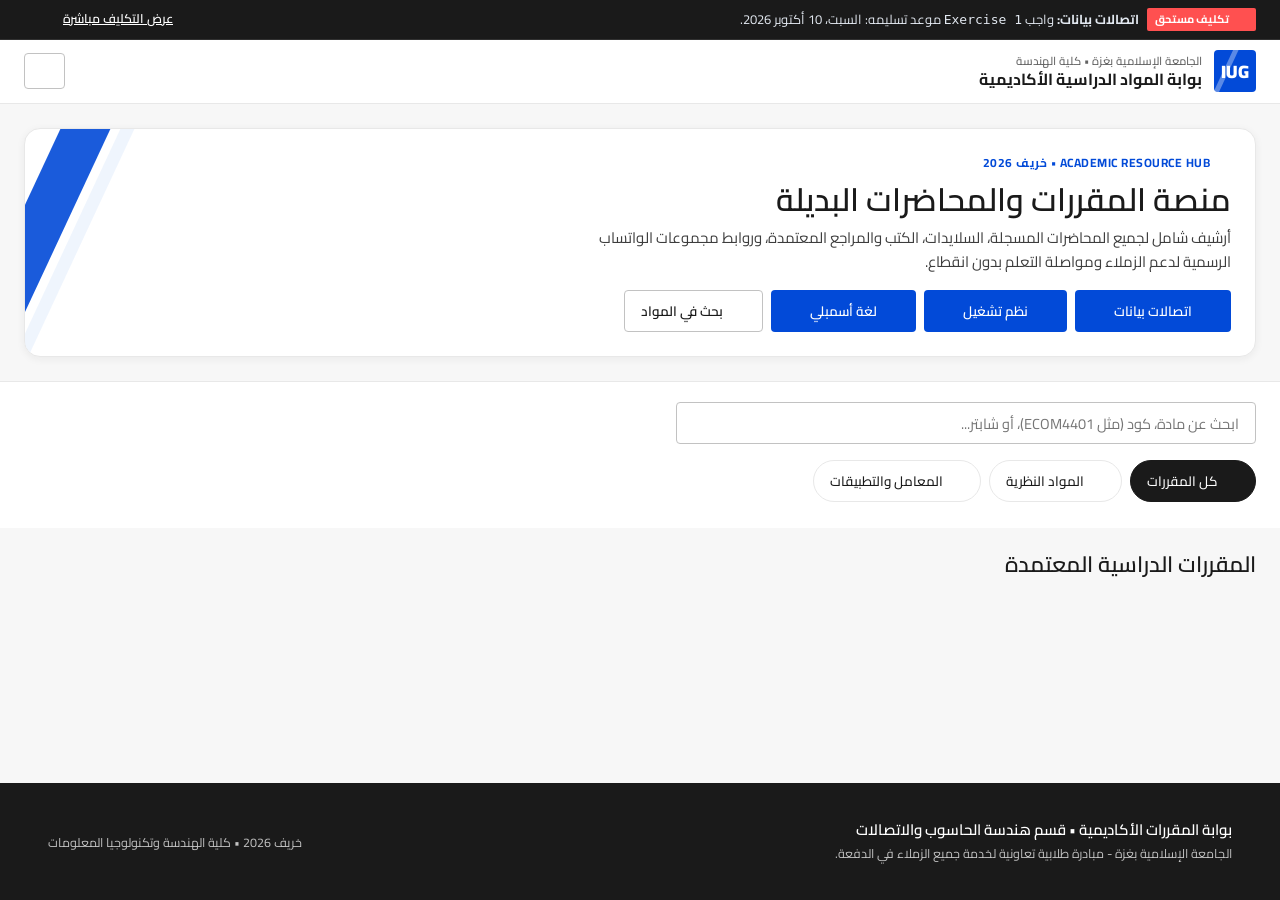
<file: index.html>
<!DOCTYPE html>
<html lang="ar" dir="rtl">
<head>
  <meta charset="UTF-8">
  <meta name="viewport" content="width=device-width, initial-scale=1.0">
  <title>بوابة المقررات الأكاديمية | كلية الهندسة وتكنولوجيا المعلومات</title>
  <meta name="description" content="البوابة الأكاديمية المعتمدة للمقررات الدراسية، تسجيلات المحاضرات، السلايدات، ومجموعات التواصل للطلبة.">
  
  <!-- خط Cairo & Inter -->
  <link rel="preconnect" href="https://fonts.googleapis.com">
  <link rel="preconnect" href="https://fonts.gstatic.com" crossorigin>
  <link href="https://fonts.googleapis.com/css2?family=Cairo:wght@400;500;600;700;800&family=Inter:wght@400;500;600;700&display=swap" rel="stylesheet">
  
  <link rel="stylesheet" href="style.css">
</head>
<body>

  <!-- شريط المرافق العلوي (Utility Strip - 36px) -->
  <aside id="topAnnouncement" class="utility-strip">
    <div class="container utility-strip-container">
      <div class="utility-left-group">
        <span class="utility-badge-coral">
          <i data-lucide="alert-circle" class="lucide-sm"></i>
          <span>تكليف مستحق</span>
        </span>
        <span class="utility-text">
          <strong>اتصالات بيانات:</strong> واجب <code>Exercise 1</code> موعد تسليمه: السبت، 10 أكتوبر 2026.
        </span>
      </div>
      <div class="utility-right-group">
        <a href="course-datacom.html" class="utility-link">
          <span>عرض التكليف مباشرة</span>
          <i data-lucide="arrow-left" class="lucide-sm"></i>
        </a>
        <button onclick="dismissAnnouncement()" style="background: none; border: none; color: #fff; cursor: pointer; padding: 0 4px;" title="إغلاق">
          <i data-lucide="x" class="lucide-sm"></i>
        </button>
      </div>
    </div>
  </aside>

  <!-- شريط التنقل العلوي (Top Nav) -->
  <header class="nav-bar-top">
    <div class="container nav-container">
      <a href="index.html" class="nav-brand-lockup">
        <div class="nav-brand-mark">IUG</div>
        <div class="nav-brand-text">
          <span class="nav-brand-subtitle">الجامعة الإسلامية بغزة • كلية الهندسة</span>
          <h1 class="nav-brand-title">بوابة المواد الدراسية الأكاديمية</h1>
        </div>
      </a>

      <div class="nav-actions">
        <button id="themeToggleBtn" class="btn btn-outline-ink btn-sm" title="تبديل الوضع">
          <i data-lucide="moon" class="lucide-sm"></i>
        </button>
      </div>
    </div>
  </header>

  <!-- البانر الترويجي الرئيسي مع أزرار الوصول المباشر (Hero Promo Card) -->
  <section class="hero-promo-section">
    <div class="container">
      <div class="hero-promo-card">
        <div class="hero-copy-block">
          <span class="hero-eyebrow">
            <i data-lucide="graduation-cap" class="lucide-sm"></i>
            <span>Academic Resource Hub • خريف 2026</span>
          </span>
          <h2 class="hero-headline">منصة المقررات والمحاضرات البديلة</h2>
          <p class="hero-subparagraph">
            أرشيف شامل لجميع المحاضرات المسجلة، السلايدات، الكتب والمراجع المعتمدة، وروابط مجموعات الواتساب الرسمية لدعم الزملاء ومواصلة التعلم بدون انقطاع.
          </p>
          <div class="hero-cta-group">
            <a href="course-datacom.html" class="btn btn-primary">
              <i data-lucide="radio" class="lucide-sm"></i>
              <span>اتصالات بيانات</span>
              <i data-lucide="arrow-left" class="lucide-sm"></i>
            </a>
            <a href="course-os.html" class="btn btn-primary">
              <i data-lucide="cpu" class="lucide-sm"></i>
              <span>نظم تشغيل</span>
              <i data-lucide="arrow-left" class="lucide-sm"></i>
            </a>
            <a href="course-assembly.html" class="btn btn-primary">
              <i data-lucide="binary" class="lucide-sm"></i>
              <span>لغة أسمبلي</span>
              <i data-lucide="arrow-left" class="lucide-sm"></i>
            </a>
            <button class="btn btn-outline-ink" onclick="document.getElementById('courseSearchInput').focus()">
              <i data-lucide="search" class="lucide-sm"></i>
              <span>بحث في المواد</span>
            </button>
          </div>
        </div>
      </div>
    </div>
  </section>

  <!-- عناصر التحكم والفلترة والبحث -->
  <section class="filter-controls-section">
    <div class="container">
      <div class="search-input-wrap">
        <input 
          type="text" 
          id="courseSearchInput" 
          placeholder="ابحث عن مادة، كود (مثل ECOM4401)، أو شابتر..." 
          autocomplete="off"
        >
        <span class="search-icon-symbol">
          <i data-lucide="search" class="lucide-sm"></i>
        </span>
        <button id="clearSearchBtn" style="position: absolute; left: 38px; background: none; border: none; color: var(--color-graphite); cursor: pointer; display: none;" title="مسح البحث">
          <i data-lucide="x" class="lucide-sm"></i>
        </button>
      </div>

      <nav class="category-tabs-row" aria-label="تصفية المواد">
        <button class="category-tab active" data-category="all">
          <i data-lucide="layers" class="lucide-sm"></i>
          <span>كل المقررات</span>
        </button>
        <button class="category-tab" data-category="theory">
          <i data-lucide="book-open" class="lucide-sm"></i>
          <span>المواد النظرية</span>
        </button>
        <button class="category-tab" data-category="lab">
          <i data-lucide="flask-conical" class="lucide-sm"></i>
          <span>المعامل والتطبيقات</span>
        </button>
      </nav>
    </div>
  </section>

  <!-- شبكة البطاقات (Catalog Section) -->
  <main class="catalog-section">
    <div class="container">
      <div class="catalog-header-row">
        <h3 class="catalog-title">المقررات الدراسية المعتمدة</h3>
      </div>

      <div id="coursesGrid" class="courses-grid">
        <!-- يتم ملء البطاقات تلقائياً بواسطة JavaScript -->
      </div>

      <div id="noResults" style="display: none; text-align: center; padding: 48px 0;">
        <i data-lucide="search-x" class="lucide-lg" style="color: var(--color-graphite); margin-bottom: 8px;"></i>
        <h4 style="font-size: 17px; margin-bottom: 4px;">لم يتم العثور على مقررات مطابقة</h4>
        <p style="font-size: 13.5px; color: var(--color-graphite); margin-bottom: 16px;">جرب البحث بكلمات أخرى أو اختر تصنيفاً مختلفاً.</p>
        <button class="btn btn-outline-ink btn-sm" onclick="resetFilters()">عرض كل المقررات</button>
      </div>
    </div>
  </main>

  <!-- نافذة تفاصيل المقرر والملفات (Course Modal) -->
  <div id="courseModal" class="modal-overlay" style="display: none;" role="dialog" aria-modal="true">
    <div class="modal-dialog">
      <div class="modal-header">
        <div>
          <span id="modalCourseCode" class="card-code-badge" style="margin-left: 8px;"></span>
          <h3 id="modalCourseTitle" style="display: inline-block; font-size: 16px; font-weight: 700; color: var(--color-ink); vertical-align: middle;">تفاصيل المادة</h3>
          <div id="modalCourseEngTitle" style="font-size: 12px; color: var(--color-graphite); margin-top: 2px;"></div>
        </div>
        <button class="btn btn-outline-ink btn-sm" onclick="closeCourseModal()" title="إغلاق">
          <i data-lucide="x" class="lucide-sm"></i>
        </button>
      </div>

      <div class="modal-body">
        <!-- روابط التواصل والمجموعات -->
        <div style="margin-bottom: 16px;">
          <div style="font-size: 13px; font-weight: 600; color: var(--color-ink); margin-bottom: 8px; display: flex; align-items: center; gap: 6px;">
            <i data-lucide="message-circle" class="lucide-sm" style="color: var(--whatsapp-color);"></i>
            <span>مجموعات التواصل المباشر:</span>
          </div>
          <div id="modalSocialLinks" style="display: flex; gap: 8px; flex-wrap: wrap;"></div>
        </div>

        <!-- التكليفات والواجبات إن وجدت -->
        <div id="modalAssignmentsSection" style="display: none; margin-bottom: 16px;">
          <div style="font-size: 13px; font-weight: 600; color: var(--color-bloom-deep); margin-bottom: 8px; display: flex; align-items: center; gap: 6px;">
            <i data-lucide="alert-circle" class="lucide-sm"></i>
            <span>التكليفات والواجبات المستحقة:</span>
          </div>
          <div id="modalAssignmentsList" style="display: flex; flex-direction: column; gap: 8px;"></div>
        </div>

        <!-- قائمة الفصول وتجارب المعمل والملفات -->
        <div>
          <div style="font-size: 13px; font-weight: 600; color: var(--color-ink); margin-bottom: 8px; display: flex; align-items: center; gap: 6px;">
            <i data-lucide="folder" class="lucide-sm" style="color: var(--color-primary);"></i>
            <span>الملفات والمحاضرات والتجارب:</span>
          </div>
          <div id="modalSectionsList" style="display: flex; flex-direction: column; gap: 12px;"></div>
        </div>
      </div>

      <div class="modal-footer">
        <button class="btn btn-primary btn-sm" onclick="closeCourseModal()">إغلاق النافذة</button>
      </div>
    </div>
  </div>

  <!-- عنصر التنبيه Toast -->
  <div id="toastNotification" class="toast-container" style="display: none;">
    <i data-lucide="check-circle" class="lucide-sm" style="color: var(--whatsapp-color);"></i>
    <span id="toastMessage">تم نسخ الرابط بنجاح!</span>
  </div>

  <!-- التذييل الفاخر (HP Dark Slab Footer) -->
  <footer class="footer-dark">
    <div class="container footer-container">
      <div class="footer-brand">
        <h4>بوابة المقررات الأكاديمية • قسم هندسة الحاسوب والاتصالات</h4>
        <p>الجامعة الإسلامية بغزة - مبادرة طلابية تعاونية لخدمة جميع الزملاء في الدفعة.</p>
      </div>
      <div>
        <span style="font-size: 12.5px; color: var(--color-steel);">خريف 2026 • كلية الهندسة وتكنولوجيا المعلومات</span>
      </div>
    </div>
  </footer>

  <!-- مكتبة Lucide Icons المحلية -->
  <script src="lucide.min.js"></script>
  <script src="data.js"></script>
  <script src="app.js"></script>
</body>
</html>
</file>
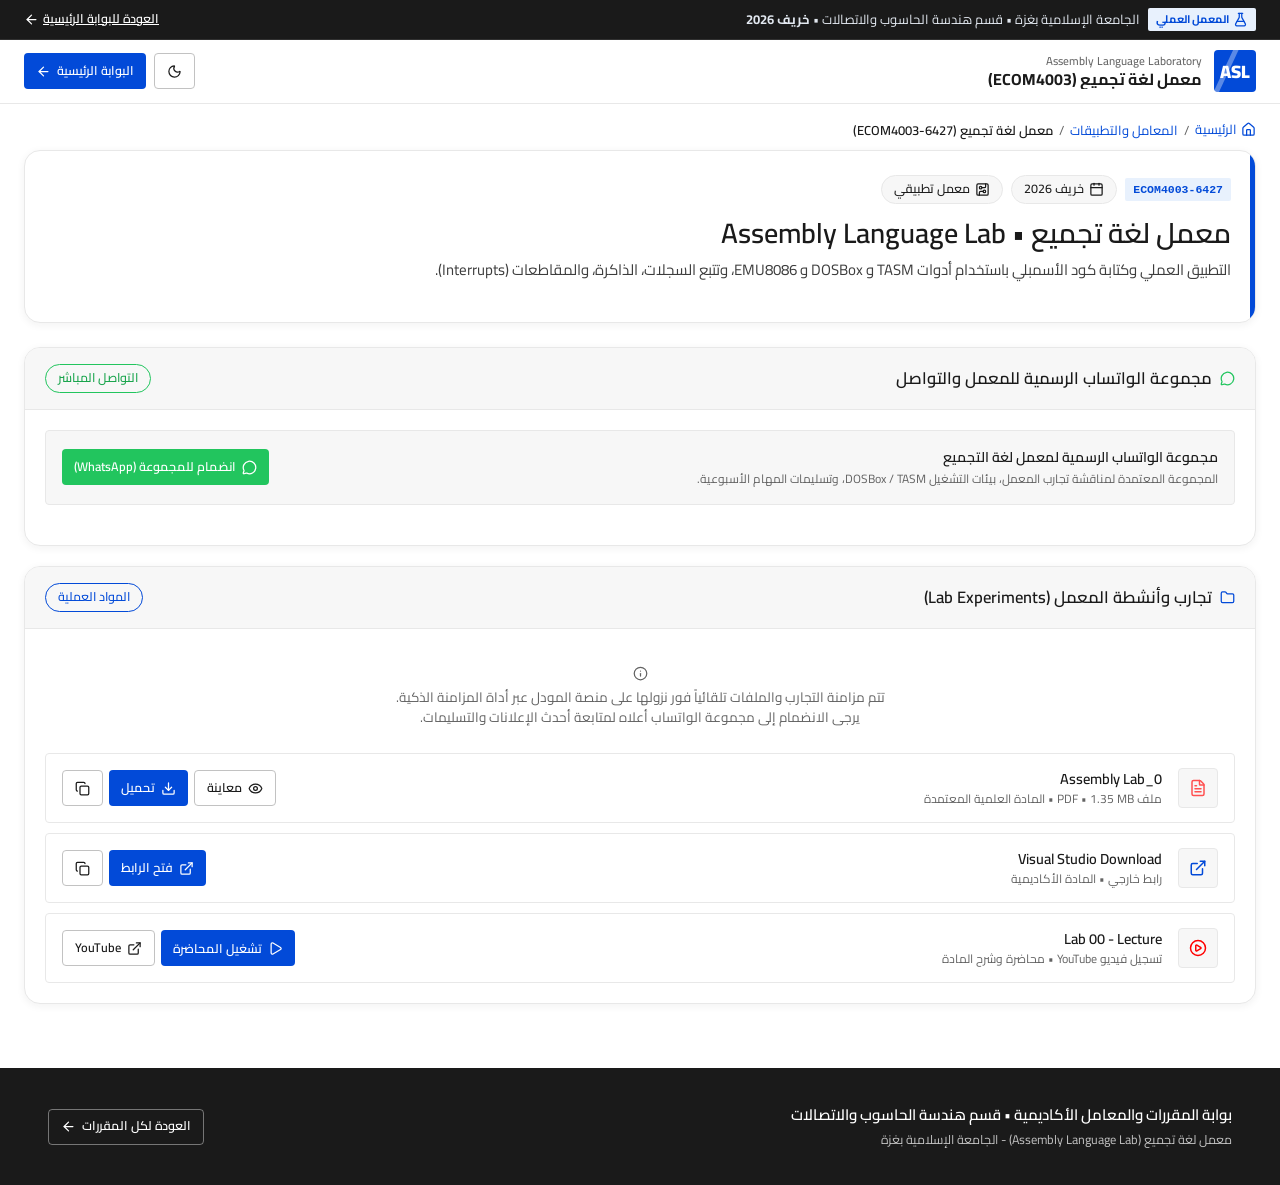
<file: course-assembly-lab.html>
<!DOCTYPE html>
<html lang="ar" dir="rtl">
<head>
  <meta charset="UTF-8">
  <meta name="viewport" content="width=device-width, initial-scale=1.0">
  <title>معمل لغة تجميع (ECOM4003-6427) | المعامل والتطبيقات العملية</title>
  <meta name="description" content="الصفحة الرسمية لمعمل تنظيم حاسوب ولغة أسمبلي: برامج TASM و DOSBox و EMU8086، تجارب المعمل، ومجموعة الواتساب.">
  
  <!-- خط Cairo & Inter -->
  <link rel="preconnect" href="https://fonts.googleapis.com">
  <link rel="preconnect" href="https://fonts.gstatic.com">
  <link href="https://fonts.googleapis.com/css2?family=Cairo:wght@400;500;600;700;800&family=Inter:wght@400;500;600;700&display=swap" rel="stylesheet">
  
  <link rel="stylesheet" href="style.css">
</head>
<body>

  <!-- شريط المرافق العلوي (Utility Strip) -->
  <aside class="utility-strip">
    <div class="container utility-strip-container">
      <div class="utility-left-group">
        <span class="utility-badge-coral" style="background-color: var(--color-primary-soft); color: var(--color-primary); border-color: var(--color-primary);">
          <i data-lucide="flask-conical" class="lucide-sm"></i>
          <span>المعمل العملي</span>
        </span>
        <span class="utility-text">الجامعة الإسلامية بغزة • قسم هندسة الحاسوب والاتصالات • <strong>خريف 2026</strong></span>
      </div>
      <div class="utility-right-group">
        <a href="index.html" class="utility-link">
          <span>العودة للبوابة الرئيسية</span>
          <i data-lucide="arrow-left" class="lucide-sm"></i>
        </a>
      </div>
    </div>
  </aside>

  <!-- شريط التنقل العلوي (Top Nav) -->
  <header class="nav-bar-top">
    <div class="container nav-container">
      <a href="index.html" class="nav-brand-lockup">
        <div class="nav-brand-mark" style="background: var(--color-primary);">ASL</div>
        <div class="nav-brand-text">
          <span class="nav-brand-subtitle">Assembly Language Laboratory</span>
          <h1 class="nav-brand-title">معمل لغة تجميع (ECOM4003)</h1>
        </div>
      </a>

      <div class="nav-actions">
        <button id="themeToggleBtn" class="btn btn-outline-ink btn-sm" title="تبديل المظهر">
          <i data-lucide="moon" class="lucide-sm"></i>
        </button>
        <a href="index.html" class="btn btn-primary btn-sm">
          <span>البوابة الرئيسية</span>
          <i data-lucide="arrow-left" class="lucide-sm"></i>
        </a>
      </div>
    </div>
  </header>

  <!-- شريط المسار (Breadcrumbs) -->
  <div class="container">
    <nav class="breadcrumb-nav" aria-label="مسار التنقل">
      <ol class="breadcrumb-list">
        <li><a href="index.html"><i data-lucide="home" class="lucide-sm"></i> الرئيسية</a></li>
        <li>/</li>
        <li><a href="index.html">المعامل والتطبيقات</a></li>
        <li>/</li>
        <li style="color: var(--color-ink); font-weight: 600;">معمل لغة تجميع (ECOM4003-6427)</li>
      </ol>
    </nav>
  </div>

  <!-- البانر التعريفي لمعمل المقرر (Lab Hero Slab) -->
  <section class="container">
    <div class="course-hero-slab">
      <div class="course-hero-meta-row">
        <span class="card-code-badge">ECOM4003-6427</span>
        <span class="stat-pill"><i data-lucide="calendar" class="lucide-sm"></i> خريف 2026</span>
        <span class="stat-pill"><i data-lucide="circuit-board" class="lucide-sm"></i> معمل تطبيقي</span>
      </div>
      <h2 class="course-hero-h1">معمل لغة تجميع • Assembly Language Lab</h2>
      <p class="course-hero-lead">
        التطبيق العملي وكتابة كود الأسمبلي باستخدام أدوات TASM و DOSBox و EMU8086، وتتبع السجلات، الذاكرة، والمقاطعات (Interrupts).
      </p>
    </div>
  </section>

  <!-- المحتوى الرئيسي للمعمل (Moodle Sections Layout) -->
  <main class="container">
    <div class="moodle-sections-wrap">

      <!-- ========================================================
           القسم 1: معلومات التواصل ومجموعة المعمل الرسمية
           ======================================================== -->
      <section class="moodle-section-card">
        <div class="moodle-section-head">
          <h3>
            <i data-lucide="message-circle" class="lucide-sm" style="color: var(--whatsapp-color);"></i>
            <span>مجموعة الواتساب الرسمية للمعمل والتواصل</span>
          </h3>
          <span class="stat-pill" style="border-color: var(--whatsapp-color); color: var(--whatsapp-deep);">التواصل المباشر</span>
        </div>
        <div class="moodle-section-body">
          <div class="whatsapp-channels-grid">
            <div class="whatsapp-box-item" style="grid-column: 1 / -1;">
              <div>
                <h4>مجموعة الواتساب الرسمية لمعمل لغة التجميع</h4>
                <p>المجموعة المعتمدة لمناقشة تجارب المعمل، بيئات التشغيل DOSBox / TASM، وتسليمات المهام الأسبوعية.</p>
              </div>
              <a href="https://chat.whatsapp.com/KSehBCCLCkAElrUYeHKbXp" target="_blank" rel="noopener noreferrer" class="btn btn-whatsapp btn-sm">
                <i data-lucide="message-circle" class="lucide-sm"></i>
                <span>انضمام للمجموعة (WhatsApp)</span>
              </a>
            </div>
          </div>
        </div>
      </section>

      <!-- ========================================================
           القسم 2: تجارب ومواد المعمل
           ======================================================== -->
      <section class="moodle-section-card" id="lab-section">
        <div class="moodle-section-head">
          <h3>
            <i data-lucide="folder" class="lucide-sm" style="color: var(--color-primary);"></i>
            <span>تجارب وأنشطة المعمل (Lab Experiments)</span>
          </h3>
          <span class="stat-pill" style="border-color: var(--color-primary); color: var(--color-primary);">المواد العملية</span>
        </div>
        <div class="moodle-section-body">
          <div class="moodle-files-list">
            <div style="padding: 16px; text-align: center; color: var(--color-graphite); font-size: 13.5px;">
              <i data-lucide="info" class="lucide-sm" style="margin-bottom: 6px; display: inline-block;"></i>
              <p>تتم مزامنة التجارب والملفات تلقائياً فور نزولها على منصة المودل عبر أداة المزامنة الذكية.</p>
              <p>يرجى الانضمام إلى مجموعة الواتساب أعلاه لمتابعة أحدث الإعلانات والتسليمات.</p>
            </div>
          
            <!-- Assembly Lab_0.pdf -->
            <div class="moodle-file-row">
              <div class="file-row-left">
                <div class="file-type-square" style="color: var(--color-bloom-coral);">
                  <i data-lucide="file-text"></i>
                </div>
                <div class="file-meta-text">
                  <div class="file-name-heading">Assembly Lab_0</div>
                  <span class="file-subinfo">ملف PDF • 1.35 MB • المادة العلمية المعتمدة</span>
                </div>
              </div>
              <div class="file-row-actions">
                <a href="Assembly/Assembly Lab_0.pdf" target="_blank" class="btn btn-outline-ink btn-sm">
                  <i data-lucide="eye" class="lucide-sm"></i>
                  <span>معاينة</span>
                </a>
                <a href="Assembly/Assembly Lab_0.pdf" download class="btn btn-primary btn-sm">
                  <i data-lucide="download" class="lucide-sm"></i>
                  <span>تحميل</span>
                </a>
                <button class="btn btn-outline-ink btn-sm btn-copy" onclick="copyFilePath('Assembly/Assembly Lab_0.pdf')" title="نسخ المسار">
                  <i data-lucide="copy" class="lucide-sm"></i>
                </button>
              </div>
            </div>
          
            <!-- Visual Studio Download -->
            <div class="moodle-file-row">
              <div class="file-row-left">
                <div class="file-type-square" style="color: var(--color-primary);">
                  <i data-lucide="external-link"></i>
                </div>
                <div class="file-meta-text">
                  <div class="file-name-heading">Visual Studio Download</div>
                  <span class="file-subinfo">رابط خارجي • المادة الأكاديمية</span>
                </div>
              </div>
              <div class="file-row-actions">
                <a href="https://visualstudio.microsoft.com/" target="_blank" rel="noopener noreferrer" class="btn btn-primary btn-sm">
                  <i data-lucide="external-link" class="lucide-sm"></i>
                  <span>فتح الرابط</span>
                </a>
                <button class="btn btn-outline-ink btn-sm btn-copy" onclick="copyFilePath('https://visualstudio.microsoft.com/')" title="نسخ الرابط">
                  <i data-lucide="copy" class="lucide-sm"></i>
                </button>
              </div>
            </div>
          
            <!-- Lab 00 - Lecture -->
            <div class="moodle-file-row">
              <div class="file-row-left">
                <div class="file-type-square" style="color: #ff0000;">
                  <i data-lucide="play-circle"></i>
                </div>
                <div class="file-meta-text">
                  <div class="file-name-heading">Lab 00 - Lecture</div>
                  <span class="file-subinfo">تسجيل فيديو YouTube • محاضرة وشرح المادة</span>
                </div>
              </div>
              <div class="file-row-actions">
                <button class="btn btn-primary btn-sm" onclick="playYouTube('H_23IYTr3bg', 'Lab 00 - Lecture')">
                  <i data-lucide="play" class="lucide-sm"></i>
                  <span>تشغيل المحاضرة</span>
                </button>
                <a href="https://youtu.be/H_23IYTr3bg" target="_blank" rel="noopener noreferrer" class="btn btn-outline-ink btn-sm">
                  <i data-lucide="external-link" class="lucide-sm"></i>
                  <span>YouTube</span>
                </a>
              </div>
            </div>
          </div>
        </div>
      </section>

    </div>
  </main>

  <!-- نافذة مشغل الفيديو المدمجة -->
  <div id="videoModal" class="modal-overlay" style="display: none;" role="dialog" aria-modal="true">
    <div class="modal-dialog">
      <div class="modal-header">
        <h3 id="videoModalTitle" style="font-size: 16px; font-weight: 600;">مشغل التجربة</h3>
        <button class="btn btn-outline-ink btn-sm" onclick="closeVideoModal()">
          <i data-lucide="x" class="lucide-sm"></i>
        </button>
      </div>
      <div class="modal-body" style="padding: 14px;">
        <div class="video-container-iframe">
          <iframe id="videoIframe" src="" allow="accelerometer; autoplay; clipboard-write; encrypted-media; gyroscope; picture-in-picture" allowfullscreen></iframe>
        </div>
      </div>
      <div class="modal-footer">
        <a id="videoExternalLink" href="#" target="_blank" rel="noopener noreferrer" class="btn btn-outline-ink btn-sm">
          <i data-lucide="external-link" class="lucide-sm"></i>
          <span>فتح في YouTube</span>
        </a>
        <button class="btn btn-primary btn-sm" onclick="closeVideoModal()">إغلاق المشغل</button>
      </div>
    </div>
  </div>

  <!-- عنصر التنبيه Toast -->
  <div id="toastNotification" class="toast-container" style="display: none;">
    <i data-lucide="check-circle" class="lucide-sm" style="color: var(--whatsapp-color);"></i>
    <span id="toastMessage">تم نسخ الرابط بنجاح!</span>
  </div>

  <!-- التذييل الفاخر -->
  <footer class="footer-dark">
    <div class="container footer-container">
      <div class="footer-brand">
        <h4>بوابة المقررات والمعامل الأكاديمية • قسم هندسة الحاسوب والاتصالات</h4>
        <p>معمل لغة تجميع (Assembly Language Lab) - الجامعة الإسلامية بغزة</p>
      </div>
      <div>
        <a href="index.html" class="btn btn-outline btn-sm" style="color: #fff; border-color: rgba(255,255,255,0.4);">
          <span>العودة لكل المقررات</span>
          <i data-lucide="arrow-left" class="lucide-sm"></i>
        </a>
      </div>
    </div>
  </footer>

  <!-- مكتبة Lucide Icons المحلية -->
  <script src="lucide.min.js"></script>
  <script>
    function initTheme() {
      const savedTheme = localStorage.getItem('portal_theme') || 'light';
      const btn = document.getElementById('themeToggleBtn');
      if (savedTheme === 'dark') {
        document.body.classList.add('dark-theme');
        btn.innerHTML = '<i data-lucide="sun" class="lucide-sm"></i>';
      } else {
        document.body.classList.remove('dark-theme');
        btn.innerHTML = '<i data-lucide="moon" class="lucide-sm"></i>';
      }
      btn.addEventListener('click', () => {
        const isDark = document.body.classList.toggle('dark-theme');
        btn.innerHTML = isDark 
          ? '<i data-lucide="sun" class="lucide-sm"></i>' 
          : '<i data-lucide="moon" class="lucide-sm"></i>';
        localStorage.setItem('portal_theme', isDark ? 'dark' : 'light');
        if (window.lucide) lucide.createIcons();
      });
    }

    function playVideo(videoId, title) {
      const modal = document.getElementById('videoModal');
      const iframe = document.getElementById('videoIframe');
      const modalTitle = document.getElementById('videoModalTitle');
      const extLink = document.getElementById('videoExternalLink');

      modalTitle.textContent = title;
      iframe.src = `https://www.youtube.com/embed/${videoId}?autoplay=1`;
      extLink.href = `https://www.youtube.com/watch?v=${videoId}`;
      modal.style.display = 'flex';
      if (window.lucide) lucide.createIcons();
    }

    function closeVideoModal() {
      const modal = document.getElementById('videoModal');
      const iframe = document.getElementById('videoIframe');
      iframe.src = '';
      modal.style.display = 'none';
    }

    function copyFilePath(path) {
      navigator.clipboard.writeText(path).then(() => {
        showToast('تم نسخ المسار بنجاح!');
      });
    }

    function showToast(msg) {
      const toast = document.getElementById('toastNotification');
      document.getElementById('toastMessage').textContent = msg;
      toast.style.display = 'flex';
      if (window.lucide) lucide.createIcons();
      setTimeout(() => { toast.style.display = 'none'; }, 2500);
    }

    window.addEventListener('click', (e) => {
      if (e.target.classList.contains('modal-overlay')) closeVideoModal();
    });
    window.addEventListener('keydown', (e) => {
      if (e.key === 'Escape') closeVideoModal();
    });

    document.addEventListener('DOMContentLoaded', () => {
      initTheme();
      if (window.lucide) lucide.createIcons();
    });
  </script>
</body>
</html>
</file>
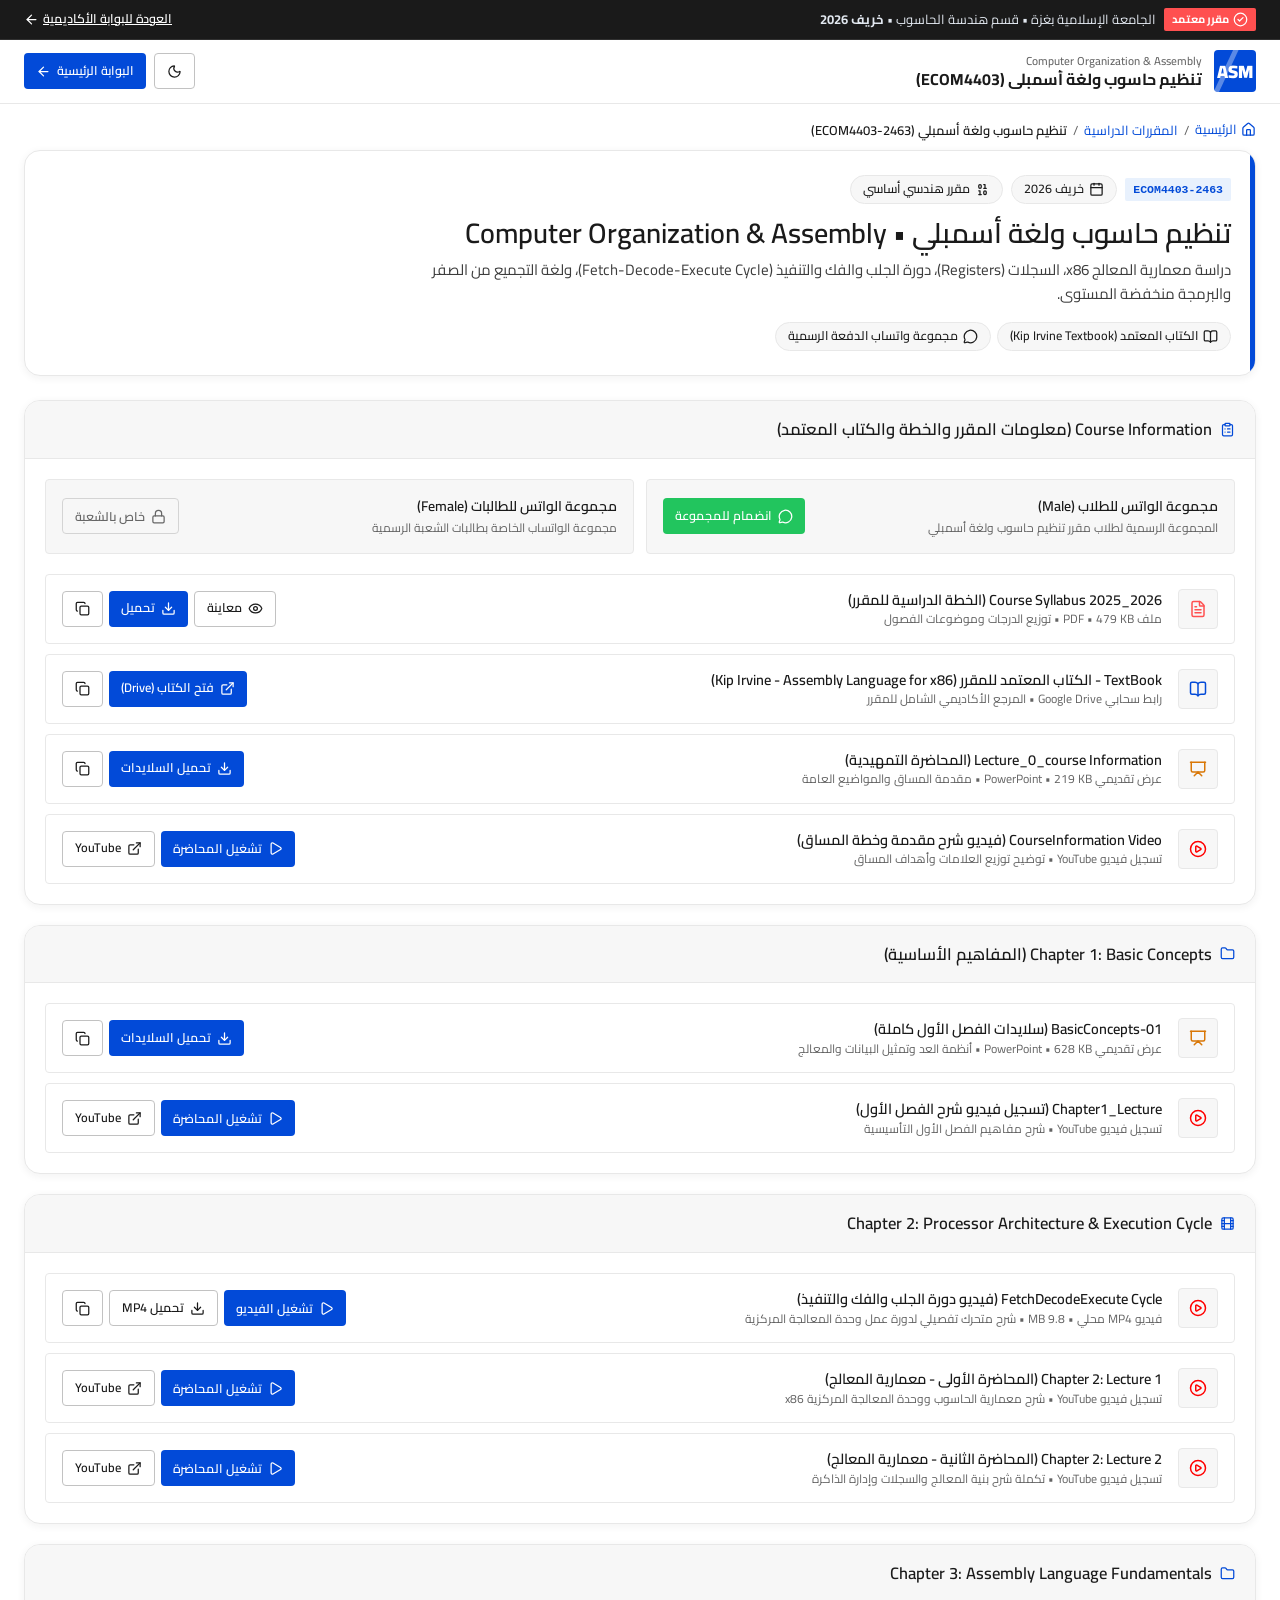
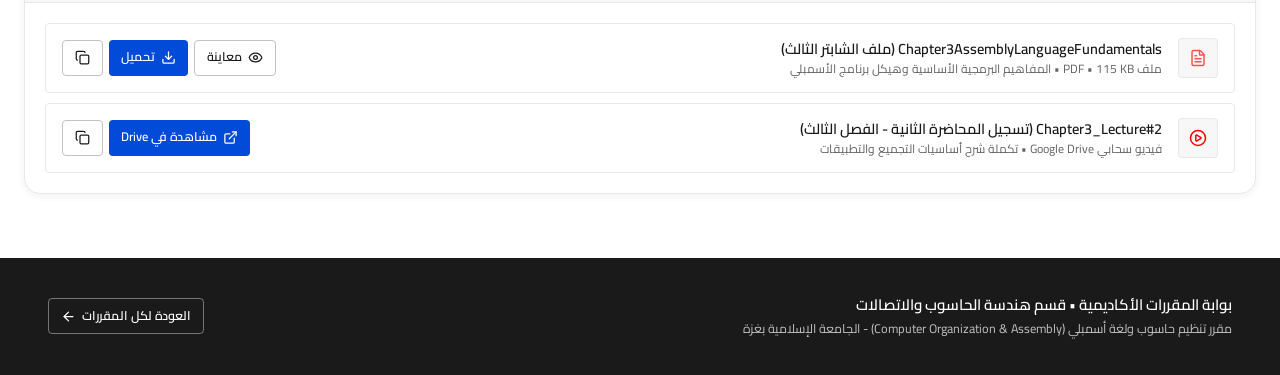
<file: course-assembly.html>
<!DOCTYPE html>
<html lang="ar" dir="rtl">
<head>
  <meta charset="UTF-8">
  <meta name="viewport" content="width=device-width, initial-scale=1.0">
  <title>تنظيم حاسوب ولغة أسمبلي (ECOM4403-2463) | المقررات الدراسية</title>
  <meta name="description" content="صفحة مقرر تنظيم حاسوب ولغة أسمبلي للدفعة: المحاضرات المسجلة، السلايدات، الخطة الدراسية، الكتاب المعتمد، ومجموعات الواتساب.">
  
  <!-- خط Cairo & Inter -->
  <link rel="preconnect" href="https://fonts.googleapis.com">
  <link rel="preconnect" href="https://fonts.gstatic.com" crossorigin>
  <link href="https://fonts.googleapis.com/css2?family=Cairo:wght@400;500;600;700;800&family=Inter:wght@400;500;600;700&display=swap" rel="stylesheet">
  
  <link rel="stylesheet" href="style.css">
</head>
<body>

  <!-- شريط المرافق العلوي (Utility Strip - 36px) -->
  <aside class="utility-strip">
    <div class="container utility-strip-container">
      <div class="utility-left-group">
        <span class="utility-badge-coral">
          <i data-lucide="check-circle-2" class="lucide-sm"></i>
          <span>مقرر معتمد</span>
        </span>
        <span class="utility-text">الجامعة الإسلامية بغزة • قسم هندسة الحاسوب • <strong>خريف 2026</strong></span>
      </div>
      <div class="utility-right-group">
        <a href="index.html" class="utility-link">
          <span>العودة للبوابة الأكاديمية</span>
          <i data-lucide="arrow-left" class="lucide-sm"></i>
        </a>
      </div>
    </div>
  </aside>

  <!-- شريط التنقل العلوي (Top Nav) -->
  <header class="nav-bar-top">
    <div class="container nav-container">
      <a href="index.html" class="nav-brand-lockup">
        <div class="nav-brand-mark">ASM</div>
        <div class="nav-brand-text">
          <span class="nav-brand-subtitle">Computer Organization & Assembly</span>
          <span class="nav-brand-title">تنظيم حاسوب ولغة أسمبلي (ECOM4403)</span>
        </div>
      </a>

      <div class="nav-actions">
        <button id="themeToggleBtn" class="btn btn-outline-ink btn-sm" title="تبديل المظهر">
          <i data-lucide="moon" class="lucide-sm"></i>
        </button>
        <a href="index.html" class="btn btn-primary btn-sm">
          <span>البوابة الرئيسية</span>
          <i data-lucide="arrow-left" class="lucide-sm"></i>
        </a>
      </div>
    </div>
  </header>

  <!-- شريط المسار (Breadcrumbs) -->
  <div class="container">
    <nav class="breadcrumb-nav" aria-label="مسار التنقل">
      <ol class="breadcrumb-list">
        <li><a href="index.html"><i data-lucide="home" class="lucide-sm"></i> الرئيسية</a></li>
        <li>/</li>
        <li><a href="index.html">المقررات الدراسية</a></li>
        <li>/</li>
        <li style="color: var(--color-ink); font-weight: 600;">تنظيم حاسوب ولغة أسمبلي (ECOM4403-2463)</li>
      </ol>
    </nav>
  </div>

  <!-- البانر التعريفي الرئيسي للمقرر (Course Hero Slab) -->
  <section class="container">
    <div class="course-hero-slab">
      <div class="course-hero-meta-row">
        <span class="card-code-badge">ECOM4403-2463</span>
        <span class="stat-pill"><i data-lucide="calendar" class="lucide-sm"></i> خريف 2026</span>
        <span class="stat-pill"><i data-lucide="binary" class="lucide-sm"></i> مقرر هندسي أساسي</span>
      </div>
      <h1 class="course-hero-h1">تنظيم حاسوب ولغة أسمبلي • Computer Organization & Assembly</h1>
      <p class="course-hero-lead">
        دراسة معمارية المعالج x86، السجلات (Registers)، دورة الجلب والفك والتنفيذ (Fetch-Decode-Execute Cycle)، ولغة التجميع من الصفر والبرمجة منخفضة المستوى.
      </p>

      <div class="course-stats-pills">
        <span class="stat-pill"><i data-lucide="book-open" class="lucide-sm"></i> الكتاب المعتمد (Kip Irvine Textbook)</span>
        <span class="stat-pill"><i data-lucide="message-circle" class="lucide-sm"></i> مجموعة واتساب الدفعة الرسمية</span>
      </div>
    </div>
  </section>

  <!-- المحتوى الرئيسي للمقرر (Moodle Sections Layout) -->
  <main class="container">
    <div class="moodle-sections-wrap">

      <!-- ========================================================
           القسم 1: Course Information (الخطة، الكتاب، والمجموعات)
           ======================================================== -->
      <section class="moodle-section-card">
        <div class="moodle-section-head">
          <h3>
            <i data-lucide="clipboard-list" class="lucide-sm" style="color: var(--color-primary);"></i>
            <span>Course Information (معلومات المقرر والخطة والكتاب المعتمد)</span>
          </h3>
        </div>
        <div class="moodle-section-body">

          <!-- مجموعات الواتساب الرسمية -->
          <div class="whatsapp-channels-grid">
            <div class="whatsapp-box-item">
              <div>
                <h4>مجموعة الواتس للطلاب (Male)</h4>
                <p>المجموعة الرسمية لطلاب مقرر تنظيم حاسوب ولغة أسمبلي</p>
              </div>
              <a href="https://chat.whatsapp.com/KoCgKTG0rc3BlvyUvVbA8w" target="_blank" rel="noopener noreferrer" class="btn btn-whatsapp btn-sm">
                <i data-lucide="message-circle" class="lucide-sm"></i>
                <span>انضمام للمجموعة</span>
              </a>
            </div>

            <div class="whatsapp-box-item">
              <div>
                <h4>مجموعة الواتس للطالبات (Female)</h4>
                <p>مجموعة الواتساب الخاصة بطالبات الشعبة الرسمية</p>
              </div>
              <button class="btn btn-outline-ink btn-sm" disabled style="opacity: 0.65; cursor: not-allowed;" title="خاص بطالبات الشعبة الرسمية">
                <i data-lucide="lock" class="lucide-sm"></i>
                <span>خاص بالشعبة</span>
              </button>
            </div>
          </div>

          <!-- قائمة ملفات وفيديوهات القسم العام -->
          <div class="moodle-files-list">

            <!-- ملف الخطة الدراسية -->
            <div class="moodle-file-row">
              <div class="file-row-left">
                <div class="file-type-square" style="color: var(--color-bloom-coral);">
                  <i data-lucide="file-text"></i>
                </div>
                <div class="file-meta-text">
                  <div class="file-name-heading">Course Syllabus 2025_2026 (الخطة الدراسية للمقرر)</div>
                  <span class="file-subinfo">ملف PDF • 479 KB • توزيع الدرجات وموضوعات الفصول</span>
                </div>
              </div>
              <div class="file-row-actions">
                <a href="Assembly/assembly Syllabus 2025_2026.pdf" target="_blank" class="btn btn-outline-ink btn-sm">
                  <i data-lucide="eye" class="lucide-sm"></i>
                  <span>معاينة</span>
                </a>
                <a href="Assembly/assembly Syllabus 2025_2026.pdf" download class="btn btn-primary btn-sm">
                  <i data-lucide="download" class="lucide-sm"></i>
                  <span>تحميل</span>
                </a>
                <button class="btn btn-outline-ink btn-sm btn-copy" onclick="copyFilePath('Assembly/assembly Syllabus 2025_2026.pdf')" title="نسخ المسار">
                  <i data-lucide="copy" class="lucide-sm"></i>
                </button>
              </div>
            </div>

            <!-- الكتاب المعتمد TextBook -->
            <div class="moodle-file-row">
              <div class="file-row-left">
                <div class="file-type-square" style="color: var(--color-primary);">
                  <i data-lucide="book-open"></i>
                </div>
                <div class="file-meta-text">
                  <div class="file-name-heading">TextBook - الكتاب المعتمد للمقرر (Kip Irvine - Assembly Language for x86)</div>
                  <span class="file-subinfo">رابط سحابي Google Drive • المرجع الأكاديمي الشامل للمقرر</span>
                </div>
              </div>
              <div class="file-row-actions">
                <a href="https://drive.google.com/file/d/1xD533nMjzSshzW5SSUBs0NmCaQmr-Efd/view?usp=sharing" target="_blank" rel="noopener noreferrer" class="btn btn-primary btn-sm">
                  <i data-lucide="external-link" class="lucide-sm"></i>
                  <span>فتح الكتاب (Drive)</span>
                </a>
                <button class="btn btn-outline-ink btn-sm btn-copy" onclick="copyFilePath('https://drive.google.com/file/d/1xD533nMjzSshzW5SSUBs0NmCaQmr-Efd/view?usp=sharing')" title="نسخ الرابط">
                  <i data-lucide="copy" class="lucide-sm"></i>
                </button>
              </div>
            </div>

            <!-- سلايدات lecture0_Course-Information -->
            <div class="moodle-file-row">
              <div class="file-row-left">
                <div class="file-type-square" style="color: #d97706;">
                  <i data-lucide="presentation"></i>
                </div>
                <div class="file-meta-text">
                  <div class="file-name-heading">Lecture_0_course Information (المحاضرة التمهيدية)</div>
                  <span class="file-subinfo">عرض تقديمي PowerPoint • 219 KB • مقدمة المساق والمواضيع العامة</span>
                </div>
              </div>
              <div class="file-row-actions">
                <a href="Assembly/lecture0_Course-Information.pptx" download class="btn btn-primary btn-sm">
                  <i data-lucide="download" class="lucide-sm"></i>
                  <span>تحميل السلايدات</span>
                </a>
                <button class="btn btn-outline-ink btn-sm btn-copy" onclick="copyFilePath('Assembly/lecture0_Course-Information.pptx')" title="نسخ المسار">
                  <i data-lucide="copy" class="lucide-sm"></i>
                </button>
              </div>
            </div>

            <!-- فيديو شرح الخطة CourseInformation -->
            <div class="moodle-file-row">
              <div class="file-row-left">
                <div class="file-type-square" style="color: #ff0000;">
                  <i data-lucide="play-circle"></i>
                </div>
                <div class="file-meta-text">
                  <div class="file-name-heading">CourseInformation Video (فيديو شرح مقدمة وخطة المساق)</div>
                  <span class="file-subinfo">تسجيل فيديو YouTube • توضيح توزيع العلامات وأهداف المساق</span>
                </div>
              </div>
              <div class="file-row-actions">
                <button class="btn btn-primary btn-sm" onclick="playYouTube('8dz6RgIJhSg', 'CourseInformation - شرح مقدمة وخطة المساق')">
                  <i data-lucide="play" class="lucide-sm"></i>
                  <span>تشغيل المحاضرة</span>
                </button>
                <a href="https://www.youtube.com/watch?v=8dz6RgIJhSg" target="_blank" rel="noopener noreferrer" class="btn btn-outline-ink btn-sm">
                  <i data-lucide="external-link" class="lucide-sm"></i>
                  <span>YouTube</span>
                </a>
              </div>
            </div>

          </div>

        </div>
      </section>

      <!-- ========================================================
           القسم 2: Chapter 1 (المفاهيم الأساسية)
           ======================================================== -->
      <section class="moodle-section-card">
        <div class="moodle-section-head">
          <h3>
            <i data-lucide="folder" class="lucide-sm" style="color: var(--color-primary);"></i>
            <span>Chapter 1: Basic Concepts (المفاهيم الأساسية)</span>
          </h3>
        </div>
        <div class="moodle-section-body">
          <div class="moodle-files-list">

            <!-- 01-BasicConcepts.pptx -->
            <div class="moodle-file-row">
              <div class="file-row-left">
                <div class="file-type-square" style="color: #d97706;">
                  <i data-lucide="presentation"></i>
                </div>
                <div class="file-meta-text">
                  <div class="file-name-heading">01-BasicConcepts (سلايدات الفصل الأول كاملة)</div>
                  <span class="file-subinfo">عرض تقديمي PowerPoint • 628 KB • أنظمة العد وتمثيل البيانات والمعالج</span>
                </div>
              </div>
              <div class="file-row-actions">
                <a href="Assembly/01-BasicConcepts.pptx" download class="btn btn-primary btn-sm">
                  <i data-lucide="download" class="lucide-sm"></i>
                  <span>تحميل السلايدات</span>
                </a>
                <button class="btn btn-outline-ink btn-sm btn-copy" onclick="copyFilePath('Assembly/01-BasicConcepts.pptx')" title="نسخ المسار">
                  <i data-lucide="copy" class="lucide-sm"></i>
                </button>
              </div>
            </div>

            <!-- Chapter1_Lecture Video -->
            <div class="moodle-file-row">
              <div class="file-row-left">
                <div class="file-type-square" style="color: #ff0000;">
                  <i data-lucide="play-circle"></i>
                </div>
                <div class="file-meta-text">
                  <div class="file-name-heading">Chapter1_Lecture (تسجيل فيديو شرح الفصل الأول)</div>
                  <span class="file-subinfo">تسجيل فيديو YouTube • شرح مفاهيم الفصل الأول التأسيسية</span>
                </div>
              </div>
              <div class="file-row-actions">
                <button class="btn btn-primary btn-sm" onclick="playYouTube('SWLzb2xuBZE', 'Chapter 1 Lecture - فيديو شرح الفصل الأول')">
                  <i data-lucide="play" class="lucide-sm"></i>
                  <span>تشغيل المحاضرة</span>
                </button>
                <a href="https://www.youtube.com/watch?v=SWLzb2xuBZE" target="_blank" rel="noopener noreferrer" class="btn btn-outline-ink btn-sm">
                  <i data-lucide="external-link" class="lucide-sm"></i>
                  <span>YouTube</span>
                </a>
              </div>
            </div>

          </div>
        </div>
      </section>

      <!-- ========================================================
           القسم 3: Chapter 2 (معمارية المعالج ودورة الجلب والتنفيذ)
           ======================================================== -->
      <section class="moodle-section-card">
        <div class="moodle-section-head">
          <h3>
            <i data-lucide="film" class="lucide-sm" style="color: var(--color-primary);"></i>
            <span>Chapter 2: Processor Architecture & Execution Cycle</span>
          </h3>
        </div>
        <div class="moodle-section-body">
          <div class="moodle-files-list">

            <!-- FetchDecodeExcute Cycle Video MP4 -->
            <div class="moodle-file-row">
              <div class="file-row-left">
                <div class="file-type-square" style="color: #ff0000;">
                  <i data-lucide="play-circle"></i>
                </div>
                <div class="file-meta-text">
                  <div class="file-name-heading">FetchDecodeExecute Cycle (فيديو دورة الجلب والفك والتنفيذ)</div>
                  <span class="file-subinfo">فيديو MP4 محلي • 9.8 MB • شرح متحرك تفصيلي لدورة عمل وحدة المعالجة المركزية</span>
                </div>
              </div>
              <div class="file-row-actions">
                <button class="btn btn-primary btn-sm" onclick="playLocalVideo('Assembly/FetchDecodeExcute.mp4', 'Fetch-Decode-Execute Cycle - دورة المعالج')">
                  <i data-lucide="play" class="lucide-sm"></i>
                  <span>تشغيل الفيديو</span>
                </button>
                <a href="Assembly/FetchDecodeExcute.mp4" download class="btn btn-outline-ink btn-sm">
                  <i data-lucide="download" class="lucide-sm"></i>
                  <span>تحميل MP4</span>
                </a>
                <button class="btn btn-outline-ink btn-sm btn-copy" onclick="copyFilePath('Assembly/FetchDecodeExcute.mp4')" title="نسخ المسار">
                  <i data-lucide="copy" class="lucide-sm"></i>
                </button>
              </div>
            </div>

            <!-- Chapter2_lecture#1 -->
            <div class="moodle-file-row">
              <div class="file-row-left">
                <div class="file-type-square" style="color: #ff0000;">
                  <i data-lucide="play-circle"></i>
                </div>
                <div class="file-meta-text">
                  <div class="file-name-heading">Chapter 2: Lecture 1 (المحاضرة الأولى - معمارية المعالج)</div>
                  <span class="file-subinfo">تسجيل فيديو YouTube • شرح معمارية الحاسوب ووحدة المعالجة المركزية x86</span>
                </div>
              </div>
              <div class="file-row-actions">
                <button class="btn btn-primary btn-sm" onclick="playYouTube('-NJxlwUl8lM', 'Chapter 2: Lecture 1 - معمارية المعالج')">
                  <i data-lucide="play" class="lucide-sm"></i>
                  <span>تشغيل المحاضرة</span>
                </button>
                <a href="https://youtu.be/-NJxlwUl8lM" target="_blank" rel="noopener noreferrer" class="btn btn-outline-ink btn-sm">
                  <i data-lucide="external-link" class="lucide-sm"></i>
                  <span>YouTube</span>
                </a>
              </div>
            </div>

            <!-- Chapter2_lecture#2 -->
            <div class="moodle-file-row">
              <div class="file-row-left">
                <div class="file-type-square" style="color: #ff0000;">
                  <i data-lucide="play-circle"></i>
                </div>
                <div class="file-meta-text">
                  <div class="file-name-heading">Chapter 2: Lecture 2 (المحاضرة الثانية - معمارية المعالج)</div>
                  <span class="file-subinfo">تسجيل فيديو YouTube • تكملة شرح بنية المعالج والسجلات وإدارة الذاكرة</span>
                </div>
              </div>
              <div class="file-row-actions">
                <button class="btn btn-primary btn-sm" onclick="playYouTube('bpNRf2F7gvI', 'Chapter 2: Lecture 2 - معمارية المعالج')">
                  <i data-lucide="play" class="lucide-sm"></i>
                  <span>تشغيل المحاضرة</span>
                </button>
                <a href="https://youtu.be/bpNRf2F7gvI" target="_blank" rel="noopener noreferrer" class="btn btn-outline-ink btn-sm">
                  <i data-lucide="external-link" class="lucide-sm"></i>
                  <span>YouTube</span>
                </a>
              </div>
            </div>
          </div>
        </div>
      </section>

      <!-- ========================================================
           القسم 4: Chapter 3 (أساسيات لغة التجميع)
           ======================================================== -->
      <section class="moodle-section-card">
        <div class="moodle-section-head">
          <h3>
            <i data-lucide="folder" class="lucide-sm" style="color: var(--color-primary);"></i>
            <span>Chapter 3: Assembly Language Fundamentals</span>
          </h3>
        </div>
        <div class="moodle-section-body">
          <div class="moodle-files-list">

            <!-- Chapter3AssemblyLanguageFundamentals.pdf -->
            <div class="moodle-file-row">
              <div class="file-row-left">
                <div class="file-type-square" style="color: var(--color-bloom-coral);">
                  <i data-lucide="file-text"></i>
                </div>
                <div class="file-meta-text">
                  <div class="file-name-heading">Chapter3AssemblyLanguageFundamentals (ملف الشابتر الثالث)</div>
                  <span class="file-subinfo">ملف PDF • 115 KB • المفاهيم البرمجية الأساسية وهيكل برنامج الأسمبلي</span>
                </div>
              </div>
              <div class="file-row-actions">
                <a href="Assembly/Chapter3AssemblyLanguageFundamentals.pdf" target="_blank" class="btn btn-outline-ink btn-sm">
                  <i data-lucide="eye" class="lucide-sm"></i>
                  <span>معاينة</span>
                </a>
                <a href="Assembly/Chapter3AssemblyLanguageFundamentals.pdf" download class="btn btn-primary btn-sm">
                  <i data-lucide="download" class="lucide-sm"></i>
                  <span>تحميل</span>
                </a>
                <button class="btn btn-outline-ink btn-sm btn-copy" onclick="copyFilePath('Assembly/Chapter3AssemblyLanguageFundamentals.pdf')" title="نسخ المسار">
                  <i data-lucide="copy" class="lucide-sm"></i>
                </button>
              </div>
            </div>

            <!-- Chapter3_Lecture#2 Video Drive Link -->
            <div class="moodle-file-row">
              <div class="file-row-left">
                <div class="file-type-square" style="color: #ff0000;">
                  <i data-lucide="play-circle"></i>
                </div>
                <div class="file-meta-text">
                  <div class="file-name-heading">Chapter3_Lecture#2 (تسجيل المحاضرة الثانية - الفصل الثالث)</div>
                  <span class="file-subinfo">فيديو سحابي Google Drive • تكملة شرح أساسيات التجميع والتطبيقات</span>
                </div>
              </div>
              <div class="file-row-actions">
                <a href="https://drive.google.com/file/d/1at03W_r_bN6KofpFYHSAGCGzY0fKl9_s/view" target="_blank" rel="noopener noreferrer" class="btn btn-primary btn-sm">
                  <i data-lucide="external-link" class="lucide-sm"></i>
                  <span>مشاهدة في Drive</span>
                </a>
                <button class="btn btn-outline-ink btn-sm btn-copy" onclick="copyFilePath('https://drive.google.com/file/d/1at03W_r_bN6KofpFYHSAGCGzY0fKl9_s/view')" title="نسخ الرابط">
                  <i data-lucide="copy" class="lucide-sm"></i>
                </button>
              </div>
            </div>

          </div>
        </div>
      </section>

    </div>
  </main>

  <!-- نافذة مشغل الفيديو المدمجة -->
  <div id="videoModal" class="modal-overlay" style="display: none;" role="dialog" aria-modal="true">
    <div class="modal-dialog">
      <div class="modal-header">
        <h3 id="videoModalTitle" style="font-size: 16px; font-weight: 600;">مشغل المحاضرة</h3>
        <button class="btn btn-outline-ink btn-sm" onclick="closeVideoModal()">
          <i data-lucide="x" class="lucide-sm"></i>
        </button>
      </div>
      <div class="modal-body" style="padding: 14px;">
        <!-- حاوية يوتيوب -->
        <div id="ytContainer" class="video-container-iframe" style="display: none;">
          <iframe id="videoIframe" src="" allow="accelerometer; autoplay; clipboard-write; encrypted-media; gyroscope; picture-in-picture" allowfullscreen></iframe>
        </div>
        <!-- حاوية MP4 المحلية -->
        <div id="localVideoContainer" style="display: none; text-align: center; background: #000; border-radius: var(--rounded-sm); overflow: hidden;">
          <video id="localVideoPlayer" controls style="width: 100%; max-height: 480px; display: block;">
            <source id="localVideoSource" src="" type="video/mp4">
            المتصفح لا يدعم مشغل الفيديو المدمج.
          </video>
        </div>
      </div>
      <div class="modal-footer">
        <a id="videoExternalLink" href="#" target="_blank" rel="noopener noreferrer" class="btn btn-outline-ink btn-sm">
          <i data-lucide="external-link" class="lucide-sm"></i>
          <span>فتح في نافذة مستقلة</span>
        </a>
        <button class="btn btn-primary btn-sm" onclick="closeVideoModal()">إغلاق المشغل</button>
      </div>
    </div>
  </div>

  <!-- عنصر التنبيه Toast -->
  <div id="toastNotification" class="toast-container" style="display: none;">
    <i data-lucide="check-circle" class="lucide-sm" style="color: var(--whatsapp-color);"></i>
    <span id="toastMessage">تم نسخ الرابط بنجاح!</span>
  </div>

  <!-- التذييل الفاخر (HP Dark Slab Footer) -->
  <footer class="footer-dark">
    <div class="container footer-container">
      <div class="footer-brand">
        <h4>بوابة المقررات الأكاديمية • قسم هندسة الحاسوب والاتصالات</h4>
        <p>مقرر تنظيم حاسوب ولغة أسمبلي (Computer Organization & Assembly) - الجامعة الإسلامية بغزة</p>
      </div>
      <div>
        <a href="index.html" class="btn btn-outline btn-sm" style="color: #fff; border-color: rgba(255,255,255,0.4);">
          <span>العودة لكل المقررات</span>
          <i data-lucide="arrow-left" class="lucide-sm"></i>
        </a>
      </div>
    </div>
  </footer>

  <!-- مكتبة Lucide Icons المحلية -->
  <script src="lucide.min.js"></script>
  <script>
    function initTheme() {
      const savedTheme = localStorage.getItem('portal_theme') || 'light';
      const btn = document.getElementById('themeToggleBtn');
      if (savedTheme === 'dark') {
        document.body.classList.add('dark-theme');
        btn.innerHTML = '<i data-lucide="sun" class="lucide-sm"></i>';
      } else {
        document.body.classList.remove('dark-theme');
        btn.innerHTML = '<i data-lucide="moon" class="lucide-sm"></i>';
      }
      btn.addEventListener('click', () => {
        const isDark = document.body.classList.toggle('dark-theme');
        btn.innerHTML = isDark 
          ? '<i data-lucide="sun" class="lucide-sm"></i>' 
          : '<i data-lucide="moon" class="lucide-sm"></i>';
        localStorage.setItem('portal_theme', isDark ? 'dark' : 'light');
        if (window.lucide) lucide.createIcons();
      });
    }

    function playYouTube(videoId, title) {
      const modal = document.getElementById('videoModal');
      const ytBox = document.getElementById('ytContainer');
      const localBox = document.getElementById('localVideoContainer');
      const iframe = document.getElementById('videoIframe');
      const modalTitle = document.getElementById('videoModalTitle');
      const extLink = document.getElementById('videoExternalLink');

      // إيقاف أي فيديو محلي إن كان قيد التشغيل
      const localPlayer = document.getElementById('localVideoPlayer');
      localPlayer.pause();
      localBox.style.display = 'none';

      modalTitle.textContent = title;
      iframe.src = `https://www.youtube.com/embed/${videoId}?autoplay=1`;
      ytBox.style.display = 'block';
      extLink.href = `https://www.youtube.com/watch?v=${videoId}`;
      extLink.style.display = 'inline-flex';
      modal.style.display = 'flex';
      if (window.lucide) lucide.createIcons();
    }
    window.playVideo = playYouTube;

    function playLocalVideo(videoPath, title) {
      const modal = document.getElementById('videoModal');
      const ytBox = document.getElementById('ytContainer');
      const localBox = document.getElementById('localVideoContainer');
      const iframe = document.getElementById('videoIframe');
      const modalTitle = document.getElementById('videoModalTitle');
      const extLink = document.getElementById('videoExternalLink');
      const localPlayer = document.getElementById('localVideoPlayer');
      const localSource = document.getElementById('localVideoSource');

      // إيقاف تشغيل يوتيوب
      iframe.src = '';
      ytBox.style.display = 'none';

      modalTitle.textContent = title;
      localSource.src = videoPath;
      localPlayer.load();
      localBox.style.display = 'block';
      localPlayer.play();

      extLink.href = videoPath;
      extLink.style.display = 'inline-flex';
      modal.style.display = 'flex';
      if (window.lucide) lucide.createIcons();
    }

    function closeVideoModal() {
      const modal = document.getElementById('videoModal');
      const iframe = document.getElementById('videoIframe');
      const localPlayer = document.getElementById('localVideoPlayer');
      iframe.src = '';
      localPlayer.pause();
      modal.style.display = 'none';
    }

    function copyFilePath(path) {
      navigator.clipboard.writeText(path).then(() => {
        showToast('تم نسخ مسار الرابط أو الملف بنجاح!');
      });
    }

    function showToast(msg) {
      const toast = document.getElementById('toastNotification');
      document.getElementById('toastMessage').textContent = msg;
      toast.style.display = 'flex';
      if (window.lucide) lucide.createIcons();
      setTimeout(() => { toast.style.display = 'none'; }, 2500);
    }

    window.addEventListener('click', (e) => {
      if (e.target.classList.contains('modal-overlay')) closeVideoModal();
    });
    window.addEventListener('keydown', (e) => {
      if (e.key === 'Escape') closeVideoModal();
    });

    document.addEventListener('DOMContentLoaded', () => {
      initTheme();
      if (window.lucide) lucide.createIcons();
    });
  </script>
</body>
</html>
</file>
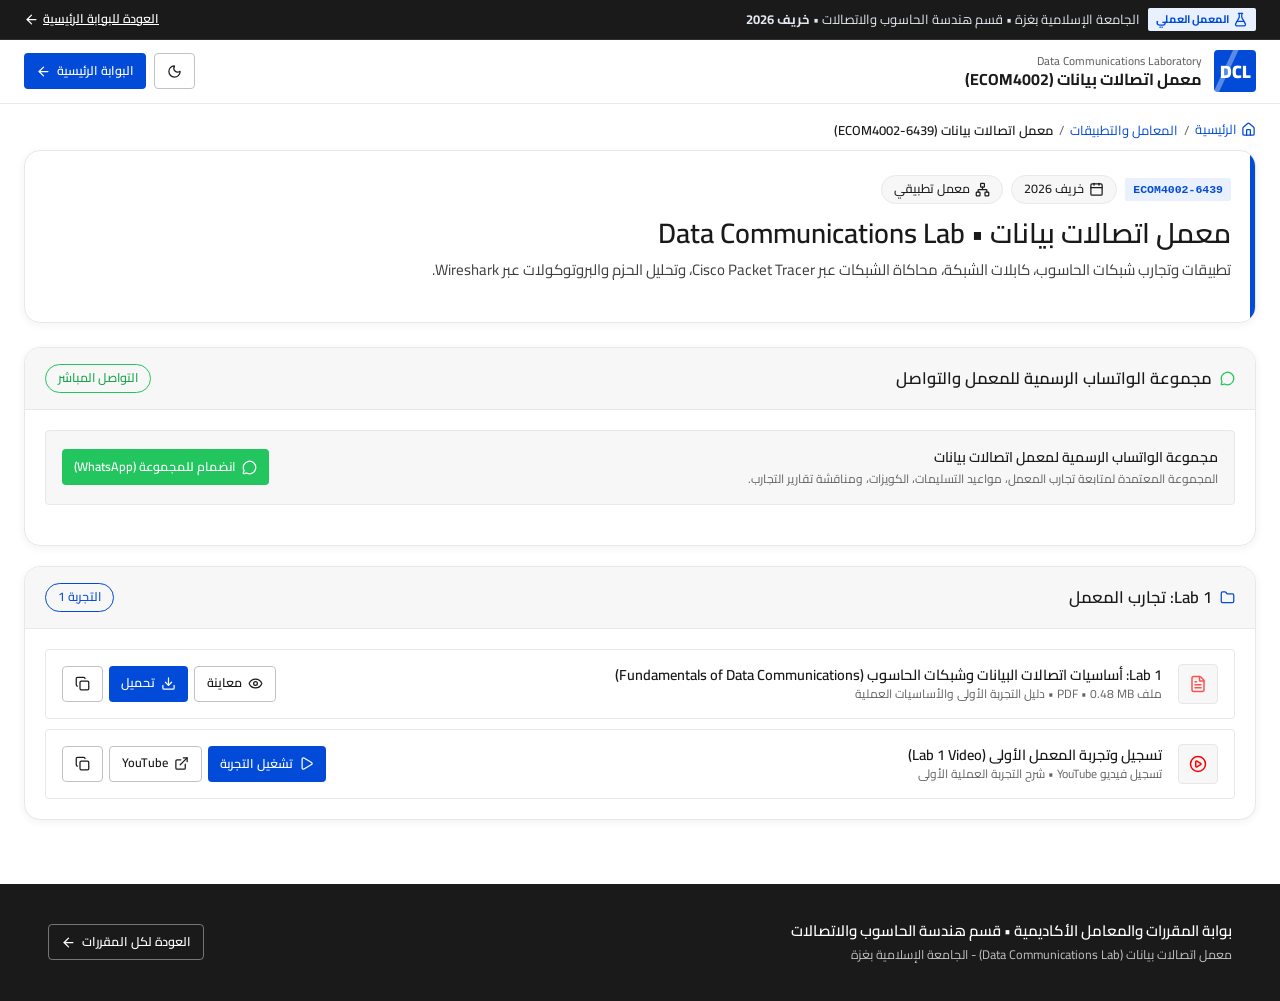
<file: course-datacom-lab.html>
<!DOCTYPE html>
<html lang="ar" dir="rtl">
<head>
  <meta charset="UTF-8">
  <meta name="viewport" content="width=device-width, initial-scale=1.0">
  <title>معمل اتصالات بيانات (ECOM4002-6439) | المعامل والتطبيقات العملية</title>
  <meta name="description" content="الصفحة الرسمية لمعمل اتصالات بيانات: تجارب المعمل، أوراق العمل، تسجيلات التجارب، ومجموعة الواتساب.">
  
  <!-- خط Cairo & Inter -->
  <link rel="preconnect" href="https://fonts.googleapis.com">
  <link rel="preconnect" href="https://fonts.gstatic.com">
  <link href="https://fonts.googleapis.com/css2?family=Cairo:wght@400;500;600;700;800&family=Inter:wght@400;500;600;700&display=swap" rel="stylesheet">
  
  <link rel="stylesheet" href="style.css">
</head>
<body>

  <!-- شريط المرافق العلوي (Utility Strip) -->
  <aside class="utility-strip">
    <div class="container utility-strip-container">
      <div class="utility-left-group">
        <span class="utility-badge-coral" style="background-color: var(--color-primary-soft); color: var(--color-primary); border-color: var(--color-primary);">
          <i data-lucide="flask-conical" class="lucide-sm"></i>
          <span>المعمل العملي</span>
        </span>
        <span class="utility-text">الجامعة الإسلامية بغزة • قسم هندسة الحاسوب والاتصالات • <strong>خريف 2026</strong></span>
      </div>
      <div class="utility-right-group">
        <a href="index.html" class="utility-link">
          <span>العودة للبوابة الرئيسية</span>
          <i data-lucide="arrow-left" class="lucide-sm"></i>
        </a>
      </div>
    </div>
  </aside>

  <!-- شريط التنقل العلوي (Top Nav) -->
  <header class="nav-bar-top">
    <div class="container nav-container">
      <a href="index.html" class="nav-brand-lockup">
        <div class="nav-brand-mark" style="background: var(--color-primary);">DCL</div>
        <div class="nav-brand-text">
          <span class="nav-brand-subtitle">Data Communications Laboratory</span>
          <h1 class="nav-brand-title">معمل اتصالات بيانات (ECOM4002)</h1>
        </div>
      </a>

      <div class="nav-actions">
        <button id="themeToggleBtn" class="btn btn-outline-ink btn-sm" title="تبديل المظهر">
          <i data-lucide="moon" class="lucide-sm"></i>
        </button>
        <a href="index.html" class="btn btn-primary btn-sm">
          <span>البوابة الرئيسية</span>
          <i data-lucide="arrow-left" class="lucide-sm"></i>
        </a>
      </div>
    </div>
  </header>

  <!-- شريط المسار (Breadcrumbs) -->
  <div class="container">
    <nav class="breadcrumb-nav" aria-label="مسار التنقل">
      <ol class="breadcrumb-list">
        <li><a href="index.html"><i data-lucide="home" class="lucide-sm"></i> الرئيسية</a></li>
        <li>/</li>
        <li><a href="index.html">المعامل والتطبيقات</a></li>
        <li>/</li>
        <li style="color: var(--color-ink); font-weight: 600;">معمل اتصالات بيانات (ECOM4002-6439)</li>
      </ol>
    </nav>
  </div>

  <!-- البانر التعريفي لمعمل المقرر (Lab Hero Slab) -->
  <section class="container">
    <div class="course-hero-slab">
      <div class="course-hero-meta-row">
        <span class="card-code-badge">ECOM4002-6439</span>
        <span class="stat-pill"><i data-lucide="calendar" class="lucide-sm"></i> خريف 2026</span>
        <span class="stat-pill"><i data-lucide="network" class="lucide-sm"></i> معمل تطبيقي</span>
      </div>
      <h2 class="course-hero-h1">معمل اتصالات بيانات • Data Communications Lab</h2>
      <p class="course-hero-lead">
        تطبيقات وتجارب شبكات الحاسوب، كابلات الشبكة، محاكاة الشبكات عبر Cisco Packet Tracer، وتحليل الحزم والبروتوكولات عبر Wireshark.
      </p>
    </div>
  </section>

  <!-- المحتوى الرئيسي للمعمل (Moodle Sections Layout) -->
  <main class="container">
    <div class="moodle-sections-wrap">

      <!-- ========================================================
           القسم 1: معلومات التواصل ومجموعة المعمل الرسمية
           ======================================================== -->
      <section class="moodle-section-card">
        <div class="moodle-section-head">
          <h3>
            <i data-lucide="message-circle" class="lucide-sm" style="color: var(--whatsapp-color);"></i>
            <span>مجموعة الواتساب الرسمية للمعمل والتواصل</span>
          </h3>
          <span class="stat-pill" style="border-color: var(--whatsapp-color); color: var(--whatsapp-deep);">التواصل المباشر</span>
        </div>
        <div class="moodle-section-body">
          <div class="whatsapp-channels-grid">
            <div class="whatsapp-box-item" style="grid-column: 1 / -1;">
              <div>
                <h4>مجموعة الواتساب الرسمية لمعمل اتصالات بيانات</h4>
                <p>المجموعة المعتمدة لمتابعة تجارب المعمل، مواعيد التسليمات، الكويزات، ومناقشة تقارير التجارب.</p>
              </div>
              <a href="https://chat.whatsapp.com/CRbZGiixjU96D5cDrSUR4F" target="_blank" rel="noopener noreferrer" class="btn btn-whatsapp btn-sm">
                <i data-lucide="message-circle" class="lucide-sm"></i>
                <span>انضمام للمجموعة (WhatsApp)</span>
              </a>
            </div>
          </div>
        </div>
      </section>

      <!-- ========================================================
           القسم 2: Lab 1: تجارب المعمل
           ======================================================== -->
      <section class="moodle-section-card" id="lab-section">
        <div class="moodle-section-head">
          <h3>
            <i data-lucide="folder" class="lucide-sm" style="color: var(--color-primary);"></i>
            <span>Lab 1: تجارب المعمل</span>
          </h3>
          <span class="stat-pill" style="border-color: var(--color-primary); color: var(--color-primary);">التجربة 1</span>
        </div>
        <div class="moodle-section-body">
          <div class="moodle-files-list">

            <!-- lab1 PDF -->
            <div class="moodle-file-row">
              <div class="file-row-left">
                <div class="file-type-square" style="color: var(--color-bloom-coral);">
                  <i data-lucide="file-text"></i>
                </div>
                <div class="file-meta-text">
                  <div class="file-name-heading">Lab 1: أساسيات اتصالات البيانات وشبكات الحاسوب (Fundamentals of Data Communications)</div>
                  <span class="file-subinfo">ملف PDF • 0.48 MB • دليل التجربة الأولى والأساسيات العملية</span>
                </div>
              </div>
              <div class="file-row-actions">
                <a href="DataCom/lab1__Fundamentals_of_data_communications_and_computer_networks.pdf" target="_blank" class="btn btn-outline-ink btn-sm">
                  <i data-lucide="eye" class="lucide-sm"></i>
                  <span>معاينة</span>
                </a>
                <a href="DataCom/lab1__Fundamentals_of_data_communications_and_computer_networks.pdf" download class="btn btn-primary btn-sm">
                  <i data-lucide="download" class="lucide-sm"></i>
                  <span>تحميل</span>
                </a>
                <button class="btn btn-outline-ink btn-sm btn-copy" onclick="copyFilePath('DataCom/lab1__Fundamentals_of_data_communications_and_computer_networks.pdf')" title="نسخ المسار">
                  <i data-lucide="copy" class="lucide-sm"></i>
                </button>
              </div>
            </div>

            <!-- Lab1 Video -->
            <div class="moodle-file-row">
              <div class="file-row-left">
                <div class="file-type-square" style="color: #ff0000;">
                  <i data-lucide="play-circle"></i>
                </div>
                <div class="file-meta-text">
                  <div class="file-name-heading">تسجيل وتجربة المعمل الأولى (Lab 1 Video)</div>
                  <span class="file-subinfo">تسجيل فيديو YouTube • شرح التجربة العملية الأولى</span>
                </div>
              </div>
              <div class="file-row-actions">
                <button class="btn btn-primary btn-sm" onclick="playVideo('2DI0YVuM5nA', 'تسجيل وتجربة المعمل الأولى Lab 1')">
                  <i data-lucide="play" class="lucide-sm"></i>
                  <span>تشغيل التجربة</span>
                </button>
                <a href="https://www.youtube.com/watch?v=2DI0YVuM5nA&list=PLVrdY3SfDg98" target="_blank" rel="noopener noreferrer" class="btn btn-outline-ink btn-sm">
                  <i data-lucide="external-link" class="lucide-sm"></i>
                  <span>YouTube</span>
                </a>
                <button class="btn btn-outline-ink btn-sm btn-copy" onclick="copyFilePath('https://www.youtube.com/watch?v=2DI0YVuM5nA&list=PLVrdY3SfDg98')" title="نسخ الرابط">
                  <i data-lucide="copy" class="lucide-sm"></i>
                </button>
              </div>
            </div>

          </div>
        </div>
      </section>

    </div>
  </main>

  <!-- نافذة مشغل الفيديو المدمجة -->
  <div id="videoModal" class="modal-overlay" style="display: none;" role="dialog" aria-modal="true">
    <div class="modal-dialog">
      <div class="modal-header">
        <h3 id="videoModalTitle" style="font-size: 16px; font-weight: 600;">مشغل التجربة</h3>
        <button class="btn btn-outline-ink btn-sm" onclick="closeVideoModal()">
          <i data-lucide="x" class="lucide-sm"></i>
        </button>
      </div>
      <div class="modal-body" style="padding: 14px;">
        <div class="video-container-iframe">
          <iframe id="videoIframe" src="" allow="accelerometer; autoplay; clipboard-write; encrypted-media; gyroscope; picture-in-picture" allowfullscreen></iframe>
        </div>
      </div>
      <div class="modal-footer">
        <a id="videoExternalLink" href="#" target="_blank" rel="noopener noreferrer" class="btn btn-outline-ink btn-sm">
          <i data-lucide="external-link" class="lucide-sm"></i>
          <span>فتح في YouTube</span>
        </a>
        <button class="btn btn-primary btn-sm" onclick="closeVideoModal()">إغلاق المشغل</button>
      </div>
    </div>
  </div>

  <!-- عنصر التنبيه Toast -->
  <div id="toastNotification" class="toast-container" style="display: none;">
    <i data-lucide="check-circle" class="lucide-sm" style="color: var(--whatsapp-color);"></i>
    <span id="toastMessage">تم نسخ الرابط بنجاح!</span>
  </div>

  <!-- التذييل الفاخر -->
  <footer class="footer-dark">
    <div class="container footer-container">
      <div class="footer-brand">
        <h4>بوابة المقررات والمعامل الأكاديمية • قسم هندسة الحاسوب والاتصالات</h4>
        <p>معمل اتصالات بيانات (Data Communications Lab) - الجامعة الإسلامية بغزة</p>
      </div>
      <div>
        <a href="index.html" class="btn btn-outline btn-sm" style="color: #fff; border-color: rgba(255,255,255,0.4);">
          <span>العودة لكل المقررات</span>
          <i data-lucide="arrow-left" class="lucide-sm"></i>
        </a>
      </div>
    </div>
  </footer>

  <!-- مكتبة Lucide Icons المحلية -->
  <script src="lucide.min.js"></script>
  <script>
    function initTheme() {
      const savedTheme = localStorage.getItem('portal_theme') || 'light';
      const btn = document.getElementById('themeToggleBtn');
      if (savedTheme === 'dark') {
        document.body.classList.add('dark-theme');
        btn.innerHTML = '<i data-lucide="sun" class="lucide-sm"></i>';
      } else {
        document.body.classList.remove('dark-theme');
        btn.innerHTML = '<i data-lucide="moon" class="lucide-sm"></i>';
      }
      btn.addEventListener('click', () => {
        const isDark = document.body.classList.toggle('dark-theme');
        btn.innerHTML = isDark 
          ? '<i data-lucide="sun" class="lucide-sm"></i>' 
          : '<i data-lucide="moon" class="lucide-sm"></i>';
        localStorage.setItem('portal_theme', isDark ? 'dark' : 'light');
        if (window.lucide) lucide.createIcons();
      });
    }

    function playVideo(videoId, title) {
      const modal = document.getElementById('videoModal');
      const iframe = document.getElementById('videoIframe');
      const modalTitle = document.getElementById('videoModalTitle');
      const extLink = document.getElementById('videoExternalLink');

      modalTitle.textContent = title;
      iframe.src = `https://www.youtube.com/embed/${videoId}?autoplay=1`;
      extLink.href = `https://www.youtube.com/watch?v=${videoId}`;
      modal.style.display = 'flex';
      if (window.lucide) lucide.createIcons();
    }

    function closeVideoModal() {
      const modal = document.getElementById('videoModal');
      const iframe = document.getElementById('videoIframe');
      iframe.src = '';
      modal.style.display = 'none';
    }

    function copyFilePath(path) {
      navigator.clipboard.writeText(path).then(() => {
        showToast('تم نسخ المسار بنجاح!');
      });
    }

    function showToast(msg) {
      const toast = document.getElementById('toastNotification');
      document.getElementById('toastMessage').textContent = msg;
      toast.style.display = 'flex';
      if (window.lucide) lucide.createIcons();
      setTimeout(() => { toast.style.display = 'none'; }, 2500);
    }

    window.addEventListener('click', (e) => {
      if (e.target.classList.contains('modal-overlay')) closeVideoModal();
    });
    window.addEventListener('keydown', (e) => {
      if (e.key === 'Escape') closeVideoModal();
    });

    document.addEventListener('DOMContentLoaded', () => {
      initTheme();
      if (window.lucide) lucide.createIcons();
    });
  </script>
</body>
</html>
</file>
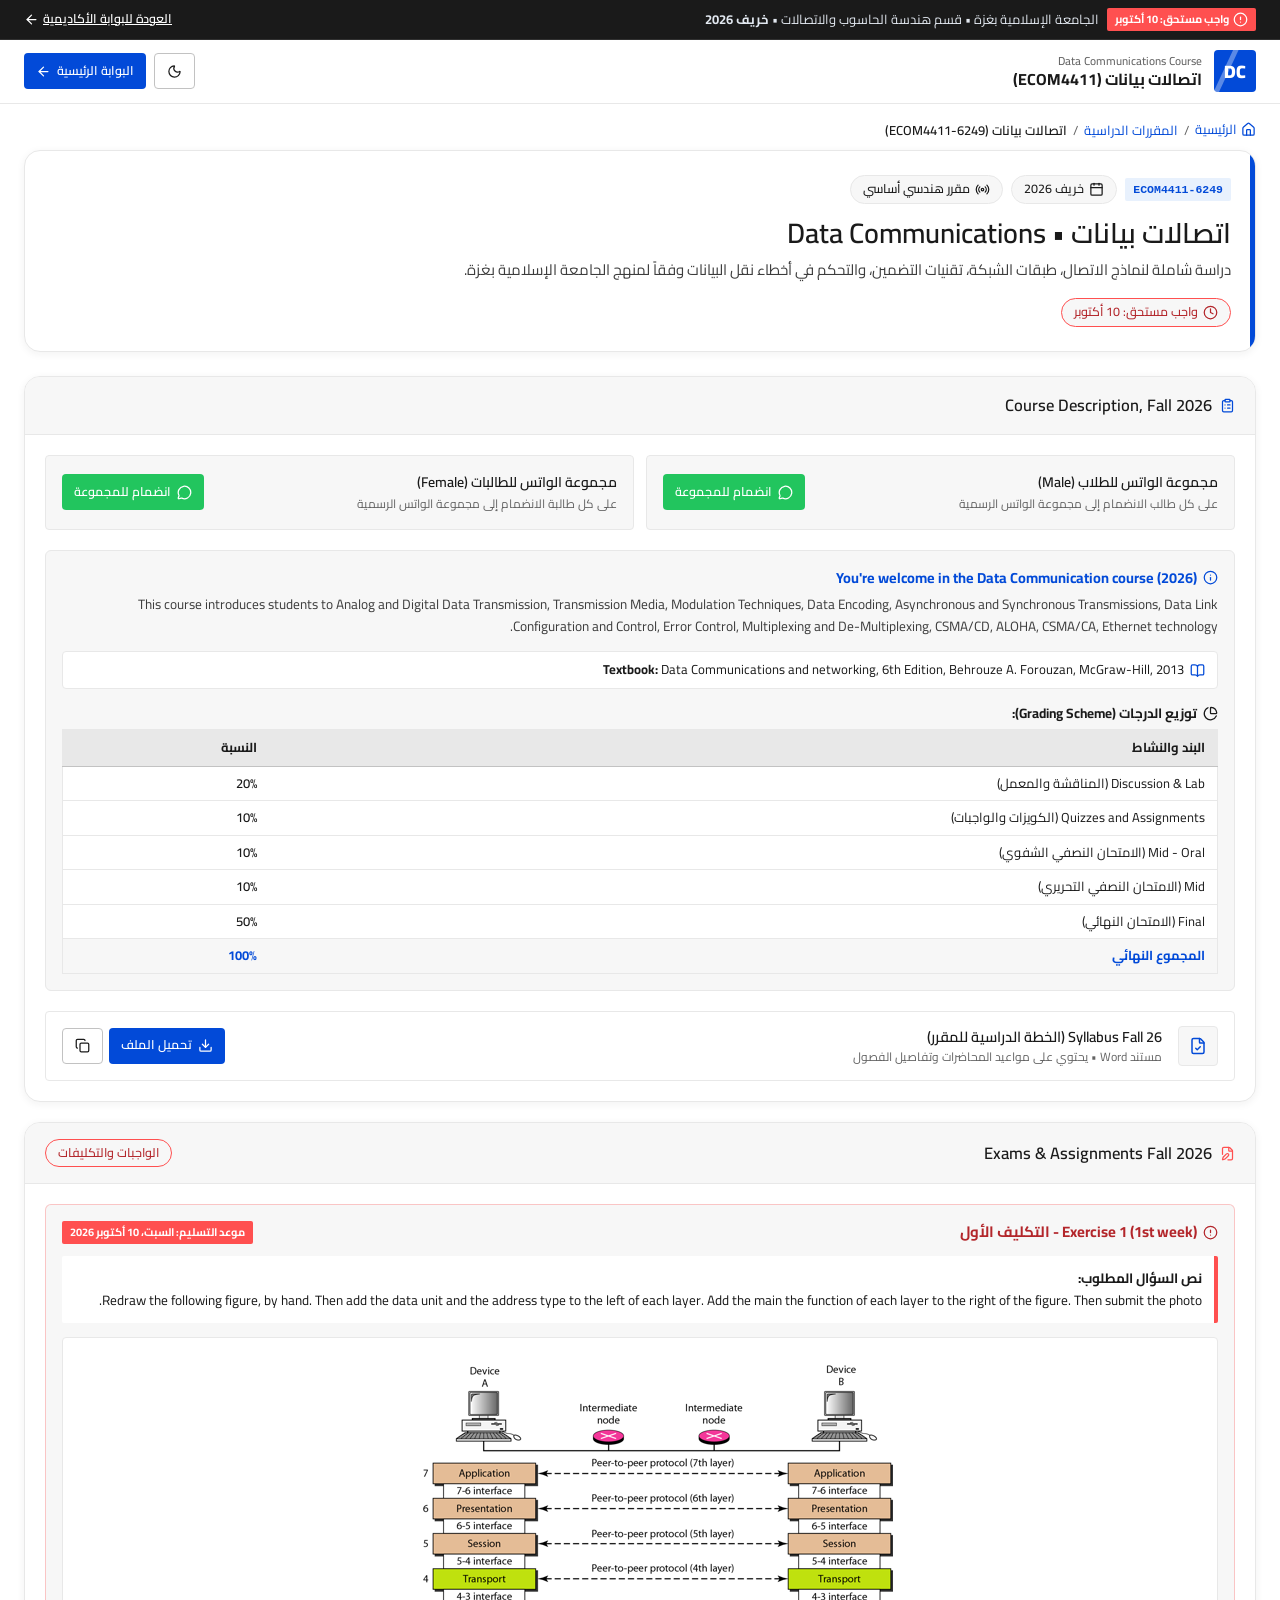
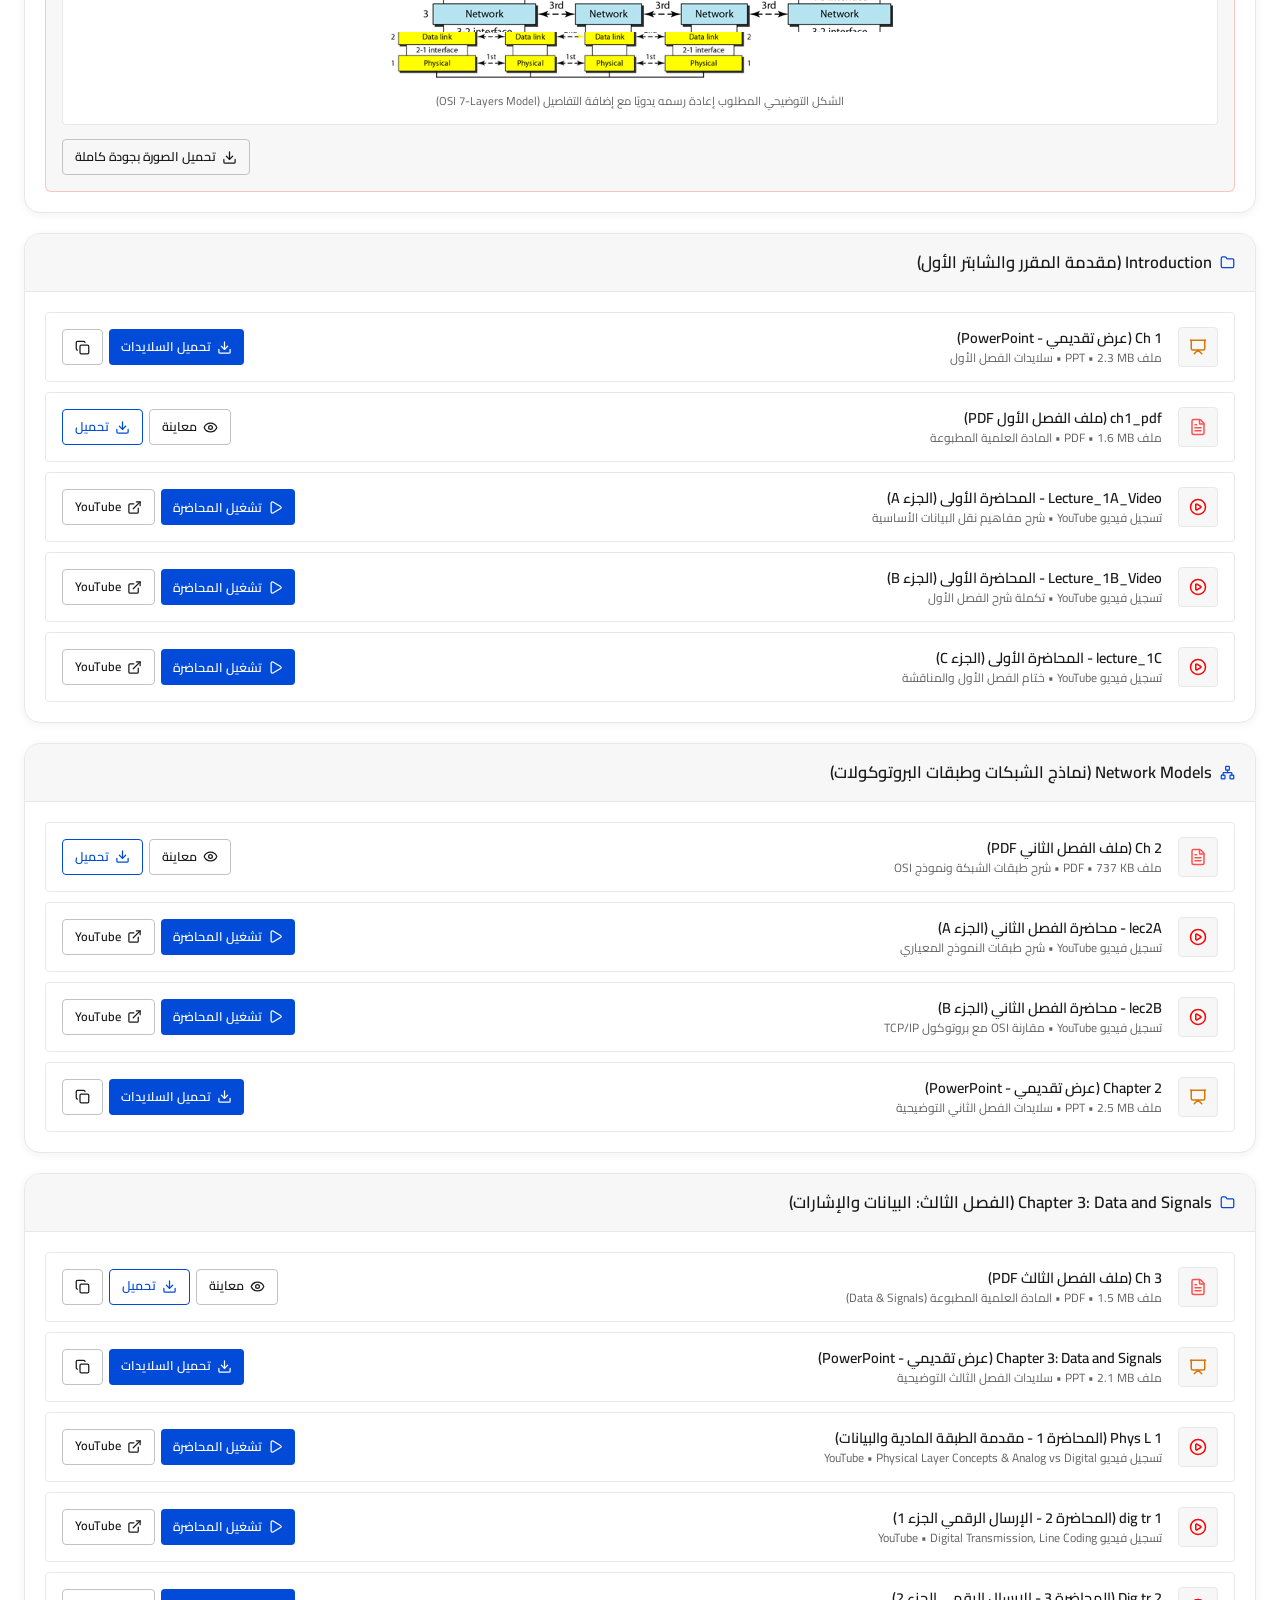
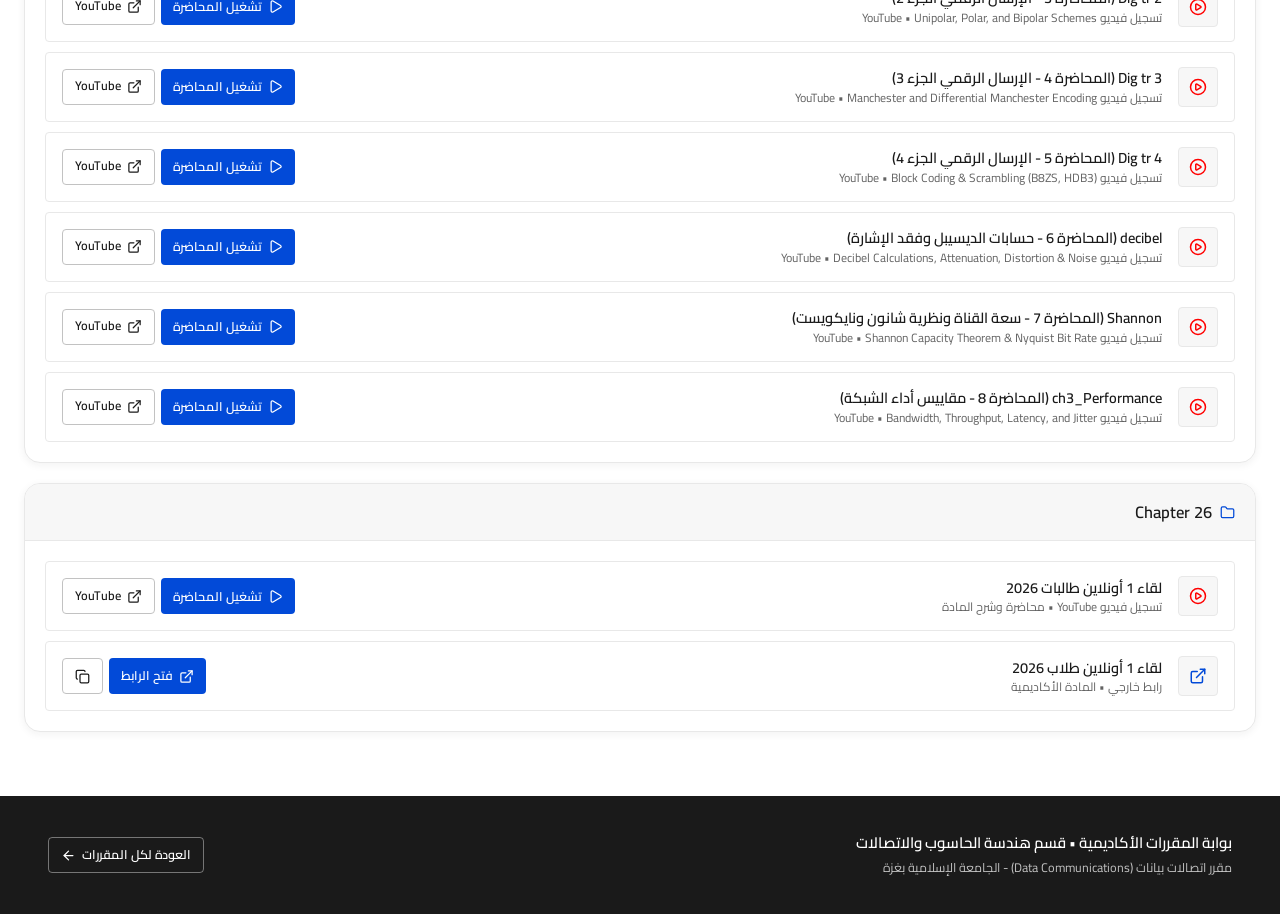
<file: course-datacom.html>
<!DOCTYPE html>
<html lang="ar" dir="rtl">
<head>
  <meta charset="UTF-8">
  <meta name="viewport" content="width=device-width, initial-scale=1.0">
  <title>اتصالات بيانات (ECOM4411-6249) | المقررات الدراسية</title>
  <meta name="description" content="صفحة مقرر اتصالات بيانات للدفعة: المحاضرات المسجلة، السلايدات، الواجبات، ومجموعات الواتساب.">
  
  <!-- خط Cairo & Inter -->
  <link rel="preconnect" href="https://fonts.googleapis.com">
  <link rel="preconnect" href="https://fonts.gstatic.com">
  <link href="https://fonts.googleapis.com/css2?family=Cairo:wght@400;500;600;700;800&family=Inter:wght@400;500;600;700&display=swap" rel="stylesheet">
  
  <link rel="stylesheet" href="style.css">
</head>
<body>

  <!-- شريط المرافق العلوي (Utility Strip - 36px) -->
  <aside class="utility-strip">
    <div class="container utility-strip-container">
      <div class="utility-left-group">
        <span class="utility-badge-coral">
          <i data-lucide="alert-circle" class="lucide-sm"></i>
          <span>واجب مستحق: 10 أكتوبر</span>
        </span>
        <span class="utility-text">الجامعة الإسلامية بغزة • قسم هندسة الحاسوب والاتصالات • <strong>خريف 2026</strong></span>
      </div>
      <div class="utility-right-group">
        <a href="index.html" class="utility-link">
          <span>العودة للبوابة الأكاديمية</span>
          <i data-lucide="arrow-left" class="lucide-sm"></i>
        </a>
      </div>
    </div>
  </aside>

  <!-- شريط التنقل العلوي (Top Nav) -->
  <header class="nav-bar-top">
    <div class="container nav-container">
      <a href="index.html" class="nav-brand-lockup">
        <div class="nav-brand-mark">DC</div>
        <div class="nav-brand-text">
          <span class="nav-brand-subtitle">Data Communications Course</span>
          <h1 class="nav-brand-title">اتصالات بيانات (ECOM4411)</h1>
        </div>
      </a>

      <div class="nav-actions">
        <button id="themeToggleBtn" class="btn btn-outline-ink btn-sm" title="تبديل المظهر">
          <i data-lucide="moon" class="lucide-sm"></i>
        </button>
        <a href="index.html" class="btn btn-primary btn-sm">
          <span>البوابة الرئيسية</span>
          <i data-lucide="arrow-left" class="lucide-sm"></i>
        </a>
      </div>
    </div>
  </header>

  <!-- شريط المسار (Breadcrumbs) -->
  <div class="container">
    <nav class="breadcrumb-nav" aria-label="مسار التنقل">
      <ol class="breadcrumb-list">
        <li><a href="index.html"><i data-lucide="home" class="lucide-sm"></i> الرئيسية</a></li>
        <li>/</li>
        <li><a href="index.html">المقررات الدراسية</a></li>
        <li>/</li>
        <li style="color: var(--color-ink); font-weight: 600;">اتصالات بيانات (ECOM4411-6249)</li>
      </ol>
    </nav>
  </div>

  <!-- البانر التعريفي الرئيسي للمقرر (Course Hero Slab) -->
  <section class="container">
    <div class="course-hero-slab">
      <div class="course-hero-meta-row">
        <span class="card-code-badge">ECOM4411-6249</span>
        <span class="stat-pill"><i data-lucide="calendar" class="lucide-sm"></i> خريف 2026</span>
        <span class="stat-pill"><i data-lucide="radio" class="lucide-sm"></i> مقرر هندسي أساسي</span>
      </div>
      <h2 class="course-hero-h1">اتصالات بيانات • Data Communications</h2>
      <p class="course-hero-lead">
        دراسة شاملة لنماذج الاتصال، طبقات الشبكة، تقنيات التضمين، والتحكم في أخطاء نقل البيانات وفقاً لمنهج الجامعة الإسلامية بغزة.
      </p>

      <div class="course-stats-pills">
        <span class="stat-pill" style="border-color: var(--color-bloom-coral); color: var(--color-bloom-deep);">
          <i data-lucide="clock" class="lucide-sm"></i> واجب مستحق: 10 أكتوبر
        </span>
      </div>
    </div>
  </section>

  <!-- المحتوى الرئيسي للمقرر (Moodle Sections Layout) -->
  <main class="container">
    <div class="moodle-sections-wrap">

      <!-- ========================================================
           القسم 1: Course Description, Fall 2026
           ======================================================== -->
      <section class="moodle-section-card">
        <div class="moodle-section-head">
          <h3>
            <i data-lucide="clipboard-list" class="lucide-sm" style="color: var(--color-primary);"></i>
            <span>Course Description, Fall 2026</span>
          </h3>
        </div>
        <div class="moodle-section-body">

          <!-- مجموعات الواتساب الرسمية -->
          <div class="whatsapp-channels-grid">
            <div class="whatsapp-box-item">
              <div>
                <h4>مجموعة الواتس للطلاب (Male)</h4>
                <p>على كل طالب الانضمام إلى مجموعة الواتس الرسمية</p>
              </div>
              <a href="https://chat.whatsapp.com/Iwir92UKIplGHrdNHfIQAG" target="_blank" rel="noopener noreferrer" class="btn btn-whatsapp btn-sm">
                <i data-lucide="message-circle" class="lucide-sm"></i>
                <span>انضمام للمجموعة</span>
              </a>
            </div>

            <div class="whatsapp-box-item">
              <div>
                <h4>مجموعة الواتس للطالبات (Female)</h4>
                <p>على كل طالبة الانضمام إلى مجموعة الواتس الرسمية</p>
              </div>
              <a href="https://chat.whatsapp.com/LJMh0A993ec2DZbMB0qsqk" target="_blank" rel="noopener noreferrer" class="btn btn-whatsapp btn-sm">
                <i data-lucide="message-circle" class="lucide-sm"></i>
                <span>انضمام للمجموعة</span>
              </a>
            </div>
          </div>

          <!-- رسالة الترحيب ووصف المقرر -->
          <div style="background-color: var(--color-cloud); border: 1px solid var(--color-hairline); border-radius: var(--rounded-md); padding: 16px; margin-bottom: 20px;">
            <div style="font-size: 14.5px; font-weight: 700; color: var(--color-primary); margin-bottom: 6px; display: flex; align-items: center; gap: 6px;">
              <i data-lucide="info" class="lucide-sm"></i>
              <span>You're welcome in the Data Communication course (2026)</span>
            </div>
            <p style="font-size: 13.5px; line-height: 1.6; color: var(--color-charcoal); margin-bottom: 14px;">
              This course introduces students to Analog and Digital Data Transmission, Transmission Media, Modulation Techniques, Data Encoding, Asynchronous and Synchronous Transmissions, Data Link Configuration and Control, Error Control, Multiplexing and De-Multiplexing, CSMA/CD, ALOHA, CSMA/CA, Ethernet technology.
            </p>
            <div style="background-color: var(--color-paper); border: 1px solid var(--color-hairline); padding: 8px 12px; border-radius: var(--rounded-sm); font-size: 13px; color: var(--color-ink); margin-bottom: 14px; display: flex; align-items: center; gap: 6px;">
              <i data-lucide="book-open" class="lucide-sm" style="color: var(--color-primary);"></i>
              <span><strong>Textbook:</strong> Data Communications and networking, 6th Edition, Behrouze A. Forouzan, McGraw-Hill, 2013</span>
            </div>

            <!-- جدول توزيع الدرجات -->
            <div>
              <div style="font-size: 13.5px; font-weight: 700; color: var(--color-ink); margin-bottom: 6px; display: flex; align-items: center; gap: 6px;">
                <i data-lucide="pie-chart" class="lucide-sm"></i>
                <span>توزيع الدرجات (Grading Scheme):</span>
              </div>
              <div style="overflow-x: auto;">
                <table style="width: 100%; border-collapse: collapse; background: var(--color-paper); border: 1px solid var(--color-hairline); border-radius: var(--rounded-sm); font-size: 13px;">
                  <thead>
                    <tr style="background-color: var(--color-fog); border-bottom: 1px solid var(--color-hairline-strong);">
                      <th style="padding: 8px 12px; text-align: right;">البند والنشاط</th>
                      <th style="padding: 8px 12px; text-align: right;">النسبة</th>
                    </tr>
                  </thead>
                  <tbody>
                    <tr style="border-bottom: 1px solid var(--color-hairline);">
                      <td style="padding: 7px 12px;">Discussion & Lab (المناقشة والمعمل)</td>
                      <td style="padding: 7px 12px; font-weight: 600;">20%</td>
                    </tr>
                    <tr style="border-bottom: 1px solid var(--color-hairline);">
                      <td style="padding: 7px 12px;">Quizzes and Assignments (الكويزات والواجبات)</td>
                      <td style="padding: 7px 12px; font-weight: 600;">10%</td>
                    </tr>
                    <tr style="border-bottom: 1px solid var(--color-hairline);">
                      <td style="padding: 7px 12px;">Mid - Oral (الامتحان النصفي الشفوي)</td>
                      <td style="padding: 7px 12px; font-weight: 600;">10%</td>
                    </tr>
                    <tr style="border-bottom: 1px solid var(--color-hairline);">
                      <td style="padding: 7px 12px;">Mid (الامتحان النصفي التحريري)</td>
                      <td style="padding: 7px 12px; font-weight: 600;">10%</td>
                    </tr>
                    <tr style="border-bottom: 1px solid var(--color-hairline);">
                      <td style="padding: 7px 12px;">Final (الامتحان النهائي)</td>
                      <td style="padding: 7px 12px; font-weight: 600;">50%</td>
                    </tr>
                    <tr style="background-color: var(--color-cloud); font-weight: 700; color: var(--color-primary);">
                      <td style="padding: 7px 12px;">المجموع النهائي</td>
                      <td style="padding: 7px 12px;">100%</td>
                    </tr>
                  </tbody>
                </table>
              </div>
            </div>
          </div>

          <!-- ملف الخطة الدراسية -->
          <div class="moodle-files-list">
            <div class="moodle-file-row">
              <div class="file-row-left">
                <div class="file-type-square">
                  <i data-lucide="file-check"></i>
                </div>
                <div class="file-meta-text">
                  <div class="file-name-heading">Syllabus Fall 26 (الخطة الدراسية للمقرر)</div>
                  <span class="file-subinfo">مستند Word • يحتوي على مواعيد المحاضرات وتفاصيل الفصول</span>
                </div>
              </div>
              <div class="file-row-actions">
                <a href="DataCom/DataComSyll-26 Fall.docx" download class="btn btn-primary btn-sm">
                  <i data-lucide="download" class="lucide-sm"></i>
                  <span>تحميل الملف</span>
                </a>
                <button class="btn btn-outline-ink btn-sm btn-copy" onclick="copyFilePath('DataCom/DataComSyll-26 Fall.docx')" title="نسخ المسار">
                  <i data-lucide="copy" class="lucide-sm"></i>
                </button>
              </div>
            </div>
          </div>

        </div>
      </section>

      <!-- ========================================================
           القسم 2: Exams & Assignments Fall 2026
           ======================================================== -->
      <section class="moodle-section-card">
        <div class="moodle-section-head">
          <h3>
            <i data-lucide="file-edit" class="lucide-sm" style="color: var(--color-bloom-coral);"></i>
            <span>Exams & Assignments Fall 2026</span>
          </h3>
          <span class="stat-pill" style="border-color: var(--color-bloom-coral); color: var(--color-bloom-deep);">الواجبات والتكليفات</span>
        </div>
        <div class="moodle-section-body">
          <div style="background-color: var(--color-cloud); border: 1px solid rgba(255, 80, 80, 0.3); border-radius: var(--rounded-md); padding: 16px;">
            <div style="display: flex; align-items: center; justify-content: space-between; margin-bottom: 12px; flex-wrap: wrap; gap: 8px;">
              <span style="font-size: 15px; font-weight: 700; color: var(--color-bloom-deep); display: flex; align-items: center; gap: 6px;">
                <i data-lucide="alert-circle" class="lucide-sm"></i>
                <span>Exercise 1 (1st week) - التكليف الأول</span>
              </span>
              <span class="utility-badge-coral">موعد التسليم: السبت، 10 أكتوبر 2026</span>
            </div>

            <div style="background-color: var(--color-paper); border-right: 4px solid var(--color-bloom-coral); border-radius: var(--rounded-xs); padding: 12px; margin-bottom: 14px; font-size: 13.5px; line-height: 1.6;">
              <strong>نص السؤال المطلوب:</strong><br>
              Redraw the following figure, by hand. Then add the data unit and the address type to the left of each layer. Add the main the function of each layer to the right of the figure. Then submit the photo.
            </div>

            <!-- صورة المخطط الكامل -->
            <div style="text-align: center; background: #fff; padding: 14px; border-radius: var(--rounded-sm); border: 1px solid var(--color-hairline); margin-bottom: 14px;">
              <img src="DataCom/exercise1_diagram_final.png" alt="OSI 7 Layers Diagram" style="max-width: 100%; height: auto; border-radius: var(--rounded-xs);">
              <div style="font-size: 11.5px; color: var(--color-graphite); margin-top: 6px;">الشكل التوضيحي المطلوب إعادة رسمه يدويًا مع إضافة التفاصيل (OSI 7-Layers Model)</div>
            </div>

            <div style="display: flex; justify-content: flex-end;">
              <a href="DataCom/exercise1_diagram_final.png" download="Exercise1_OSI_Diagram.png" class="btn btn-outline-ink btn-sm">
                <i data-lucide="download" class="lucide-sm"></i>
                <span>تحميل الصورة بجودة كاملة</span>
              </a>
            </div>
          </div>
        </div>
      </section>

      <!-- ========================================================
           القسم 3: Introduction
           ======================================================== -->
      <section class="moodle-section-card">
        <div class="moodle-section-head">
          <h3>
            <i data-lucide="folder" class="lucide-sm" style="color: var(--color-primary);"></i>
            <span>Introduction (مقدمة المقرر والشابتر الأول)</span>
          </h3>
        </div>
        <div class="moodle-section-body">
          <div class="moodle-files-list">

            <!-- Ch 1 (PPT) -->
            <div class="moodle-file-row">
              <div class="file-row-left">
                <div class="file-type-square" style="color: #d97706;">
                  <i data-lucide="presentation"></i>
                </div>
                <div class="file-meta-text">
                  <div class="file-name-heading">Ch 1 (عرض تقديمي - PowerPoint)</div>
                  <span class="file-subinfo">ملف PPT • 2.3 MB • سلايدات الفصل الأول</span>
                </div>
              </div>
              <div class="file-row-actions">
                <a href="DataCom/ch01-F.ppt" download class="btn btn-primary btn-sm">
                  <i data-lucide="download" class="lucide-sm"></i>
                  <span>تحميل السلايدات</span>
                </a>
                <button class="btn btn-outline-ink btn-sm btn-copy" onclick="copyFilePath('DataCom/ch01-F.ppt')" title="نسخ المسار">
                  <i data-lucide="copy" class="lucide-sm"></i>
                </button>
              </div>
            </div>

            <!-- ch1_pdf (PDF) -->
            <div class="moodle-file-row">
              <div class="file-row-left">
                <div class="file-type-square" style="color: var(--color-bloom-coral);">
                  <i data-lucide="file-text"></i>
                </div>
                <div class="file-meta-text">
                  <div class="file-name-heading">ch1_pdf (ملف الفصل الأول PDF)</div>
                  <span class="file-subinfo">ملف PDF • 1.6 MB • المادة العلمية المطبوعة</span>
                </div>
              </div>
              <div class="file-row-actions">
                <a href="DataCom/ch1.pdf" target="_blank" class="btn btn-outline-ink btn-sm">
                  <i data-lucide="eye" class="lucide-sm"></i>
                  <span>معاينة</span>
                </a>
                <a href="DataCom/ch1.pdf" download class="btn btn-outline btn-sm">
                  <i data-lucide="download" class="lucide-sm"></i>
                  <span>تحميل</span>
                </a>
              </div>
            </div>

            <!-- Lecture 1A_Video -->
            <div class="moodle-file-row">
              <div class="file-row-left">
                <div class="file-type-square" style="color: #ff0000;">
                  <i data-lucide="play-circle"></i>
                </div>
                <div class="file-meta-text">
                  <div class="file-name-heading">Lecture_1A_Video - المحاضرة الأولى (الجزء A)</div>
                  <span class="file-subinfo">تسجيل فيديو YouTube • شرح مفاهيم نقل البيانات الأساسية</span>
                </div>
              </div>
              <div class="file-row-actions">
                <button class="btn btn-primary btn-sm" onclick="playVideo('JMlJxjJT4Wk', 'Lecture 1A - المحاضرة الأولى (الجزء A)')">
                  <i data-lucide="play" class="lucide-sm"></i>
                  <span>تشغيل المحاضرة</span>
                </button>
                <a href="https://www.youtube.com/watch?v=JMlJxjJT4Wk" target="_blank" rel="noopener noreferrer" class="btn btn-outline-ink btn-sm">
                  <i data-lucide="external-link" class="lucide-sm"></i>
                  <span>YouTube</span>
                </a>
              </div>
            </div>

            <!-- Lecture 1B_Video -->
            <div class="moodle-file-row">
              <div class="file-row-left">
                <div class="file-type-square" style="color: #ff0000;">
                  <i data-lucide="play-circle"></i>
                </div>
                <div class="file-meta-text">
                  <div class="file-name-heading">Lecture_1B_Video - المحاضرة الأولى (الجزء B)</div>
                  <span class="file-subinfo">تسجيل فيديو YouTube • تكملة شرح الفصل الأول</span>
                </div>
              </div>
              <div class="file-row-actions">
                <button class="btn btn-primary btn-sm" onclick="playVideo('AB48Q-u80ss', 'Lecture 1B - المحاضرة الأولى (الجزء B)')">
                  <i data-lucide="play" class="lucide-sm"></i>
                  <span>تشغيل المحاضرة</span>
                </button>
                <a href="https://www.youtube.com/watch?v=AB48Q-u80ss" target="_blank" rel="noopener noreferrer" class="btn btn-outline-ink btn-sm">
                  <i data-lucide="external-link" class="lucide-sm"></i>
                  <span>YouTube</span>
                </a>
              </div>
            </div>

            <!-- lecture_1C -->
            <div class="moodle-file-row">
              <div class="file-row-left">
                <div class="file-type-square" style="color: #ff0000;">
                  <i data-lucide="play-circle"></i>
                </div>
                <div class="file-meta-text">
                  <div class="file-name-heading">lecture_1C - المحاضرة الأولى (الجزء C)</div>
                  <span class="file-subinfo">تسجيل فيديو YouTube • ختام الفصل الأول والمناقشة</span>
                </div>
              </div>
              <div class="file-row-actions">
                <button class="btn btn-primary btn-sm" onclick="playVideo('tupOVIlgttw', 'lecture 1C - المحاضرة الأولى (الجزء C)')">
                  <i data-lucide="play" class="lucide-sm"></i>
                  <span>تشغيل المحاضرة</span>
                </button>
                <a href="https://www.youtube.com/watch?v=tupOVIlgttw&t=3s" target="_blank" rel="noopener noreferrer" class="btn btn-outline-ink btn-sm">
                  <i data-lucide="external-link" class="lucide-sm"></i>
                  <span>YouTube</span>
                </a>
              </div>
            </div>

          </div>
        </div>
      </section>

      <!-- ========================================================
           القسم 4: Network Models
           ======================================================== -->
      <section class="moodle-section-card">
        <div class="moodle-section-head">
          <h3>
            <i data-lucide="network" class="lucide-sm" style="color: var(--color-primary);"></i>
            <span>Network Models (نماذج الشبكات وطبقات البروتوكولات)</span>
          </h3>
        </div>
        <div class="moodle-section-body">
          <div class="moodle-files-list">

            <!-- Ch 2 (PDF) -->
            <div class="moodle-file-row">
              <div class="file-row-left">
                <div class="file-type-square" style="color: var(--color-bloom-coral);">
                  <i data-lucide="file-text"></i>
                </div>
                <div class="file-meta-text">
                  <div class="file-name-heading">Ch 2 (ملف الفصل الثاني PDF)</div>
                  <span class="file-subinfo">ملف PDF • 737 KB • شرح طبقات الشبكة ونموذج OSI</span>
                </div>
              </div>
              <div class="file-row-actions">
                <a href="DataCom/ch2.pdf" target="_blank" class="btn btn-outline-ink btn-sm">
                  <i data-lucide="eye" class="lucide-sm"></i>
                  <span>معاينة</span>
                </a>
                <a href="DataCom/ch2.pdf" download class="btn btn-outline btn-sm">
                  <i data-lucide="download" class="lucide-sm"></i>
                  <span>تحميل</span>
                </a>
              </div>
            </div>

            <!-- lec2A -->
            <div class="moodle-file-row">
              <div class="file-row-left">
                <div class="file-type-square" style="color: #ff0000;">
                  <i data-lucide="play-circle"></i>
                </div>
                <div class="file-meta-text">
                  <div class="file-name-heading">lec2A - محاضرة الفصل الثاني (الجزء A)</div>
                  <span class="file-subinfo">تسجيل فيديو YouTube • شرح طبقات النموذج المعياري</span>
                </div>
              </div>
              <div class="file-row-actions">
                <button class="btn btn-primary btn-sm" onclick="playVideo('ovY1K3wWYSE', 'lec2A - محاضرة الفصل الثاني (الجزء A)')">
                  <i data-lucide="play" class="lucide-sm"></i>
                  <span>تشغيل المحاضرة</span>
                </button>
                <a href="https://www.youtube.com/watch?v=ovY1K3wWYSE" target="_blank" rel="noopener noreferrer" class="btn btn-outline-ink btn-sm">
                  <i data-lucide="external-link" class="lucide-sm"></i>
                  <span>YouTube</span>
                </a>
              </div>
            </div>

            <!-- lec2B -->
            <div class="moodle-file-row">
              <div class="file-row-left">
                <div class="file-type-square" style="color: #ff0000;">
                  <i data-lucide="play-circle"></i>
                </div>
                <div class="file-meta-text">
                  <div class="file-name-heading">lec2B - محاضرة الفصل الثاني (الجزء B)</div>
                  <span class="file-subinfo">تسجيل فيديو YouTube • مقارنة OSI مع بروتوكول TCP/IP</span>
                </div>
              </div>
              <div class="file-row-actions">
                <button class="btn btn-primary btn-sm" onclick="playVideo('XaL4mxbsBiw', 'lec2B - محاضرة الفصل الثاني (الجزء B)')">
                  <i data-lucide="play" class="lucide-sm"></i>
                  <span>تشغيل المحاضرة</span>
                </button>
                <a href="https://www.youtube.com/watch?v=XaL4mxbsBiw" target="_blank" rel="noopener noreferrer" class="btn btn-outline-ink btn-sm">
                  <i data-lucide="external-link" class="lucide-sm"></i>
                  <span>YouTube</span>
                </a>
              </div>
            </div>

            <!-- Chapter 2 (PPT) -->
            <div class="moodle-file-row">
              <div class="file-row-left">
                <div class="file-type-square" style="color: #d97706;">
                  <i data-lucide="presentation"></i>
                </div>
                <div class="file-meta-text">
                  <div class="file-name-heading">Chapter 2 (عرض تقديمي - PowerPoint)</div>
                  <span class="file-subinfo">ملف PPT • 2.5 MB • سلايدات الفصل الثاني التوضيحية</span>
                </div>
              </div>
              <div class="file-row-actions">
                <a href="DataCom/ch02-F.ppt" download class="btn btn-primary btn-sm">
                  <i data-lucide="download" class="lucide-sm"></i>
                  <span>تحميل السلايدات</span>
                </a>
                <button class="btn btn-outline-ink btn-sm btn-copy" onclick="copyFilePath('DataCom/ch02-F.ppt')" title="نسخ المسار">
                  <i data-lucide="copy" class="lucide-sm"></i>
                </button>
              </div>
            </div>

          </div>
        </div>
      </section>

      <!-- ========================================================
           القسم 5: Chapter 3: Data and Signals
           ======================================================== -->
      <section class="moodle-section-card">
        <div class="moodle-section-head">
          <h3>
            <i data-lucide="folder" class="lucide-sm" style="color: var(--color-primary);"></i>
            <span>Chapter 3: Data and Signals (الفصل الثالث: البيانات والإشارات)</span>
          </h3>
        </div>
        <div class="moodle-section-body">
          <div class="moodle-files-list">

            <!-- Ch 3 (PDF) -->
            <div class="moodle-file-row">
              <div class="file-row-left">
                <div class="file-type-square" style="color: var(--color-bloom-coral);">
                  <i data-lucide="file-text"></i>
                </div>
                <div class="file-meta-text">
                  <div class="file-name-heading">Ch 3 (ملف الفصل الثالث PDF)</div>
                  <span class="file-subinfo">ملف PDF • 1.5 MB • المادة العلمية المطبوعة (Data &amp; Signals)</span>
                </div>
              </div>
              <div class="file-row-actions">
                <a href="DataCom/ch3.pdf" target="_blank" class="btn btn-outline-ink btn-sm">
                  <i data-lucide="eye" class="lucide-sm"></i>
                  <span>معاينة</span>
                </a>
                <a href="DataCom/ch3.pdf" download class="btn btn-outline btn-sm">
                  <i data-lucide="download" class="lucide-sm"></i>
                  <span>تحميل</span>
                </a>
                <button class="btn btn-outline-ink btn-sm btn-copy" onclick="copyFilePath('DataCom/ch3.pdf')" title="نسخ المسار">
                  <i data-lucide="copy" class="lucide-sm"></i>
                </button>
              </div>
            </div>

            <!-- Chapter 3 (PPT) -->
            <div class="moodle-file-row">
              <div class="file-row-left">
                <div class="file-type-square" style="color: #d97706;">
                  <i data-lucide="presentation"></i>
                </div>
                <div class="file-meta-text">
                  <div class="file-name-heading">Chapter 3: Data and Signals (عرض تقديمي - PowerPoint)</div>
                  <span class="file-subinfo">ملف PPT • 2.1 MB • سلايدات الفصل الثالث التوضيحية</span>
                </div>
              </div>
              <div class="file-row-actions">
                <a href="DataCom/ch03-FF.ppt" download class="btn btn-primary btn-sm">
                  <i data-lucide="download" class="lucide-sm"></i>
                  <span>تحميل السلايدات</span>
                </a>
                <button class="btn btn-outline-ink btn-sm btn-copy" onclick="copyFilePath('DataCom/ch03-FF.ppt')" title="نسخ المسار">
                  <i data-lucide="copy" class="lucide-sm"></i>
                </button>
              </div>
            </div>

          
            <!-- Phys L 1 -->
            <div class="moodle-file-row">
              <div class="file-row-left">
                <div class="file-type-square" style="color: #ff0000;">
                  <i data-lucide="play-circle"></i>
                </div>
                <div class="file-meta-text">
                  <div class="file-name-heading">Phys L 1 (المحاضرة 1 - مقدمة الطبقة المادية والبيانات)</div>
                  <span class="file-subinfo">تسجيل فيديو YouTube • Physical Layer Concepts &amp; Analog vs Digital</span>
                </div>
              </div>
              <div class="file-row-actions">
                <button class="btn btn-primary btn-sm" onclick="playVideo('Km_nj8mdCzU', 'Phys L 1 - مقدمة الطبقة المادية')">
                  <i data-lucide="play" class="lucide-sm"></i>
                  <span>تشغيل المحاضرة</span>
                </button>
                <a href="https://www.youtube.com/watch?v=Km_nj8mdCzU" target="_blank" rel="noopener noreferrer" class="btn btn-outline-ink btn-sm">
                  <i data-lucide="external-link" class="lucide-sm"></i>
                  <span>YouTube</span>
                </a>
              </div>
            </div>

            <!-- dig tr 1 -->
            <div class="moodle-file-row">
              <div class="file-row-left">
                <div class="file-type-square" style="color: #ff0000;">
                  <i data-lucide="play-circle"></i>
                </div>
                <div class="file-meta-text">
                  <div class="file-name-heading">dig tr 1 (المحاضرة 2 - الإرسال الرقمي الجزء 1)</div>
                  <span class="file-subinfo">تسجيل فيديو YouTube • Digital Transmission, Line Coding</span>
                </div>
              </div>
              <div class="file-row-actions">
                <button class="btn btn-primary btn-sm" onclick="playVideo('L-LyRAk5N2U', 'dig tr 1 - الإرسال الرقمي (الجزء 1)')">
                  <i data-lucide="play" class="lucide-sm"></i>
                  <span>تشغيل المحاضرة</span>
                </button>
                <a href="https://www.youtube.com/watch?v=L-LyRAk5N2U" target="_blank" rel="noopener noreferrer" class="btn btn-outline-ink btn-sm">
                  <i data-lucide="external-link" class="lucide-sm"></i>
                  <span>YouTube</span>
                </a>
              </div>
            </div>

            <!-- Dig tr 2 -->
            <div class="moodle-file-row">
              <div class="file-row-left">
                <div class="file-type-square" style="color: #ff0000;">
                  <i data-lucide="play-circle"></i>
                </div>
                <div class="file-meta-text">
                  <div class="file-name-heading">Dig tr 2 (المحاضرة 3 - الإرسال الرقمي الجزء 2)</div>
                  <span class="file-subinfo">تسجيل فيديو YouTube • Unipolar, Polar, and Bipolar Schemes</span>
                </div>
              </div>
              <div class="file-row-actions">
                <button class="btn btn-primary btn-sm" onclick="playVideo('CRSffscnB0Y', 'Dig tr 2 - الإرسال الرقمي (الجزء 2)')">
                  <i data-lucide="play" class="lucide-sm"></i>
                  <span>تشغيل المحاضرة</span>
                </button>
                <a href="https://www.youtube.com/watch?v=CRSffscnB0Y" target="_blank" rel="noopener noreferrer" class="btn btn-outline-ink btn-sm">
                  <i data-lucide="external-link" class="lucide-sm"></i>
                  <span>YouTube</span>
                </a>
              </div>
            </div>

            <!-- Dig tr 3 -->
            <div class="moodle-file-row">
              <div class="file-row-left">
                <div class="file-type-square" style="color: #ff0000;">
                  <i data-lucide="play-circle"></i>
                </div>
                <div class="file-meta-text">
                  <div class="file-name-heading">Dig tr 3 (المحاضرة 4 - الإرسال الرقمي الجزء 3)</div>
                  <span class="file-subinfo">تسجيل فيديو YouTube • Manchester and Differential Manchester Encoding</span>
                </div>
              </div>
              <div class="file-row-actions">
                <button class="btn btn-primary btn-sm" onclick="playVideo('wf0edqUsgig', 'Dig tr 3 - الإرسال الرقمي (الجزء 3)')">
                  <i data-lucide="play" class="lucide-sm"></i>
                  <span>تشغيل المحاضرة</span>
                </button>
                <a href="https://www.youtube.com/watch?v=wf0edqUsgig" target="_blank" rel="noopener noreferrer" class="btn btn-outline-ink btn-sm">
                  <i data-lucide="external-link" class="lucide-sm"></i>
                  <span>YouTube</span>
                </a>
              </div>
            </div>

            <!-- Dig tr 4 -->
            <div class="moodle-file-row">
              <div class="file-row-left">
                <div class="file-type-square" style="color: #ff0000;">
                  <i data-lucide="play-circle"></i>
                </div>
                <div class="file-meta-text">
                  <div class="file-name-heading">Dig tr 4 (المحاضرة 5 - الإرسال الرقمي الجزء 4)</div>
                  <span class="file-subinfo">تسجيل فيديو YouTube • Block Coding &amp; Scrambling (B8ZS, HDB3)</span>
                </div>
              </div>
              <div class="file-row-actions">
                <button class="btn btn-primary btn-sm" onclick="playVideo('6a7Xtjo5HtI', 'Dig tr 4 - الإرسال الرقمي (الجزء 4)')">
                  <i data-lucide="play" class="lucide-sm"></i>
                  <span>تشغيل المحاضرة</span>
                </button>
                <a href="https://www.youtube.com/watch?v=6a7Xtjo5HtI" target="_blank" rel="noopener noreferrer" class="btn btn-outline-ink btn-sm">
                  <i data-lucide="external-link" class="lucide-sm"></i>
                  <span>YouTube</span>
                </a>
              </div>
            </div>

            <!-- decibel -->
            <div class="moodle-file-row">
              <div class="file-row-left">
                <div class="file-type-square" style="color: #ff0000;">
                  <i data-lucide="play-circle"></i>
                </div>
                <div class="file-meta-text">
                  <div class="file-name-heading">decibel (المحاضرة 6 - حسابات الديسيبل وفقد الإشارة)</div>
                  <span class="file-subinfo">تسجيل فيديو YouTube • Decibel Calculations, Attenuation, Distortion &amp; Noise</span>
                </div>
              </div>
              <div class="file-row-actions">
                <button class="btn btn-primary btn-sm" onclick="playVideo('x-3o0LLvg9g', 'decibel - حسابات الديسيبل وفقد الإشارة')">
                  <i data-lucide="play" class="lucide-sm"></i>
                  <span>تشغيل المحاضرة</span>
                </button>
                <a href="https://www.youtube.com/watch?v=x-3o0LLvg9g" target="_blank" rel="noopener noreferrer" class="btn btn-outline-ink btn-sm">
                  <i data-lucide="external-link" class="lucide-sm"></i>
                  <span>YouTube</span>
                </a>
              </div>
            </div>

            <!-- Shannon -->
            <div class="moodle-file-row">
              <div class="file-row-left">
                <div class="file-type-square" style="color: #ff0000;">
                  <i data-lucide="play-circle"></i>
                </div>
                <div class="file-meta-text">
                  <div class="file-name-heading">Shannon (المحاضرة 7 - سعة القناة ونظرية شانون ونايكويست)</div>
                  <span class="file-subinfo">تسجيل فيديو YouTube • Shannon Capacity Theorem &amp; Nyquist Bit Rate</span>
                </div>
              </div>
              <div class="file-row-actions">
                <button class="btn btn-primary btn-sm" onclick="playVideo('kTyKGZAWsOs', 'Shannon - نظرية سعة القناة')">
                  <i data-lucide="play" class="lucide-sm"></i>
                  <span>تشغيل المحاضرة</span>
                </button>
                <a href="https://www.youtube.com/watch?v=kTyKGZAWsOs" target="_blank" rel="noopener noreferrer" class="btn btn-outline-ink btn-sm">
                  <i data-lucide="external-link" class="lucide-sm"></i>
                  <span>YouTube</span>
                </a>
              </div>
            </div>

            <!-- ch3_Performance -->
            <div class="moodle-file-row">
              <div class="file-row-left">
                <div class="file-type-square" style="color: #ff0000;">
                  <i data-lucide="play-circle"></i>
                </div>
                <div class="file-meta-text">
                  <div class="file-name-heading">ch3_Performance (المحاضرة 8 - مقاييس أداء الشبكة)</div>
                  <span class="file-subinfo">تسجيل فيديو YouTube • Bandwidth, Throughput, Latency, and Jitter</span>
                </div>
              </div>
              <div class="file-row-actions">
                <button class="btn btn-primary btn-sm" onclick="playVideo('b8z5uY7QSGg', 'ch3_Performance - مقاييس أداء الشبكة')">
                  <i data-lucide="play" class="lucide-sm"></i>
                  <span>تشغيل المحاضرة</span>
                </button>
                <a href="https://www.youtube.com/watch?v=b8z5uY7QSGg" target="_blank" rel="noopener noreferrer" class="btn btn-outline-ink btn-sm">
                  <i data-lucide="external-link" class="lucide-sm"></i>
                  <span>YouTube</span>
                </a>
              </div>
            </div>
</div>
        </div>
      </section>
      <!-- ========================================================
           القسم: Chapter 26
           ======================================================== -->
      <section class="moodle-section-card">
        <div class="moodle-section-head">
          <h3>
            <i data-lucide="folder" class="lucide-sm" style="color: var(--color-primary);"></i>
            <span>Chapter 26</span>
          </h3>
        </div>
        <div class="moodle-section-body">
          <div class="moodle-files-list">
            <!-- لقاء 1 أونلاين طالبات 2026 -->
            <div class="moodle-file-row">
              <div class="file-row-left">
                <div class="file-type-square" style="color: #ff0000;">
                  <i data-lucide="play-circle"></i>
                </div>
                <div class="file-meta-text">
                  <div class="file-name-heading">لقاء 1 أونلاين طالبات 2026</div>
                  <span class="file-subinfo">تسجيل فيديو YouTube • محاضرة وشرح المادة</span>
                </div>
              </div>
              <div class="file-row-actions">
                <button class="btn btn-primary btn-sm" onclick="playVideo('0ZSClkep7OQ', 'لقاء 1 أونلاين طالبات 2026')">
                  <i data-lucide="play" class="lucide-sm"></i>
                  <span>تشغيل المحاضرة</span>
                </button>
                <a href="https://youtu.be/0ZSClkep7OQ?si=IXSTpQVC_rrBcZOX" target="_blank" rel="noopener noreferrer" class="btn btn-outline-ink btn-sm">
                  <i data-lucide="external-link" class="lucide-sm"></i>
                  <span>YouTube</span>
                </a>
              </div>
            </div>
          
            <!-- لقاء 1 أونلاين طلاب 2026 -->
            <div class="moodle-file-row">
              <div class="file-row-left">
                <div class="file-type-square" style="color: var(--color-primary);">
                  <i data-lucide="external-link"></i>
                </div>
                <div class="file-meta-text">
                  <div class="file-name-heading">لقاء 1 أونلاين طلاب 2026</div>
                  <span class="file-subinfo">رابط خارجي • المادة الأكاديمية</span>
                </div>
              </div>
              <div class="file-row-actions">
                <a href="https://drive.google.com/file/d/1XqJJLI3XDZKD2_awODvp2-CZUleZ9tEd/view?usp=sharing" target="_blank" rel="noopener noreferrer" class="btn btn-primary btn-sm">
                  <i data-lucide="external-link" class="lucide-sm"></i>
                  <span>فتح الرابط</span>
                </a>
                <button class="btn btn-outline-ink btn-sm btn-copy" onclick="copyFilePath('https://drive.google.com/file/d/1XqJJLI3XDZKD2_awODvp2-CZUleZ9tEd/view?usp=sharing')" title="نسخ الرابط">
                  <i data-lucide="copy" class="lucide-sm"></i>
                </button>
              </div>
            </div>
          </div>
        </div>
      </section>


    </div>
  </main>

  <!-- نافذة مشغل الفيديو المدمجة -->
  <div id="videoModal" class="modal-overlay" style="display: none;" role="dialog" aria-modal="true">
    <div class="modal-dialog">
      <div class="modal-header">
        <h3 id="videoModalTitle" style="font-size: 16px; font-weight: 600;">مشغل المحاضرة</h3>
        <button class="btn btn-outline-ink btn-sm" onclick="closeVideoModal()">
          <i data-lucide="x" class="lucide-sm"></i>
        </button>
      </div>
      <div class="modal-body" style="padding: 14px;">
        <div class="video-container-iframe">
          <iframe id="videoIframe" src="" allow="accelerometer; autoplay; clipboard-write; encrypted-media; gyroscope; picture-in-picture" allowfullscreen></iframe>
        </div>
      </div>
      <div class="modal-footer">
        <a id="videoExternalLink" href="#" target="_blank" rel="noopener noreferrer" class="btn btn-outline-ink btn-sm">
          <i data-lucide="external-link" class="lucide-sm"></i>
          <span>فتح في YouTube</span>
        </a>
        <button class="btn btn-primary btn-sm" onclick="closeVideoModal()">إغلاق المشغل</button>
      </div>
    </div>
  </div>

  <!-- عنصر التنبيه Toast -->
  <div id="toastNotification" class="toast-container" style="display: none;">
    <i data-lucide="check-circle" class="lucide-sm" style="color: var(--whatsapp-color);"></i>
    <span id="toastMessage">تم نسخ الرابط بنجاح!</span>
  </div>

  <!-- التذييل الفاخر (HP Dark Slab Footer) -->
  <footer class="footer-dark">
    <div class="container footer-container">
      <div class="footer-brand">
        <h4>بوابة المقررات الأكاديمية • قسم هندسة الحاسوب والاتصالات</h4>
        <p>مقرر اتصالات بيانات (Data Communications) - الجامعة الإسلامية بغزة</p>
      </div>
      <div>
        <a href="index.html" class="btn btn-outline btn-sm" style="color: #fff; border-color: rgba(255,255,255,0.4);">
          <span>العودة لكل المقررات</span>
          <i data-lucide="arrow-left" class="lucide-sm"></i>
        </a>
      </div>
    </div>
  </footer>

  <!-- مكتبة Lucide Icons المحلية -->
  <script src="lucide.min.js"></script>
  <script>
    function initTheme() {
      const savedTheme = localStorage.getItem('portal_theme') || 'light';
      const btn = document.getElementById('themeToggleBtn');
      if (savedTheme === 'dark') {
        document.body.classList.add('dark-theme');
        btn.innerHTML = '<i data-lucide="sun" class="lucide-sm"></i>';
      } else {
        document.body.classList.remove('dark-theme');
        btn.innerHTML = '<i data-lucide="moon" class="lucide-sm"></i>';
      }
      btn.addEventListener('click', () => {
        const isDark = document.body.classList.toggle('dark-theme');
        btn.innerHTML = isDark 
          ? '<i data-lucide="sun" class="lucide-sm"></i>' 
          : '<i data-lucide="moon" class="lucide-sm"></i>';
        localStorage.setItem('portal_theme', isDark ? 'dark' : 'light');
        if (window.lucide) lucide.createIcons();
      });
    }

    function playVideo(videoId, title) {
      const modal = document.getElementById('videoModal');
      const iframe = document.getElementById('videoIframe');
      const modalTitle = document.getElementById('videoModalTitle');
      const extLink = document.getElementById('videoExternalLink');

      modalTitle.textContent = title;
      iframe.src = `https://www.youtube.com/embed/${videoId}?autoplay=1`;
      extLink.href = `https://www.youtube.com/watch?v=${videoId}`;
      modal.style.display = 'flex';
      if (window.lucide) lucide.createIcons();
    }

    function closeVideoModal() {
      const modal = document.getElementById('videoModal');
      const iframe = document.getElementById('videoIframe');
      iframe.src = '';
      modal.style.display = 'none';
    }

    function copyFilePath(path) {
      navigator.clipboard.writeText(path).then(() => {
        showToast('تم نسخ مسار الملف بنجاح!');
      });
    }

    function showToast(msg) {
      const toast = document.getElementById('toastNotification');
      document.getElementById('toastMessage').textContent = msg;
      toast.style.display = 'flex';
      if (window.lucide) lucide.createIcons();
      setTimeout(() => { toast.style.display = 'none'; }, 2500);
    }

    window.addEventListener('click', (e) => {
      if (e.target.classList.contains('modal-overlay')) closeVideoModal();
    });
    window.addEventListener('keydown', (e) => {
      if (e.key === 'Escape') closeVideoModal();
    });

    document.addEventListener('DOMContentLoaded', () => {
      initTheme();
      if (window.lucide) lucide.createIcons();
    });
  </script>
</body>
</html>
</file>
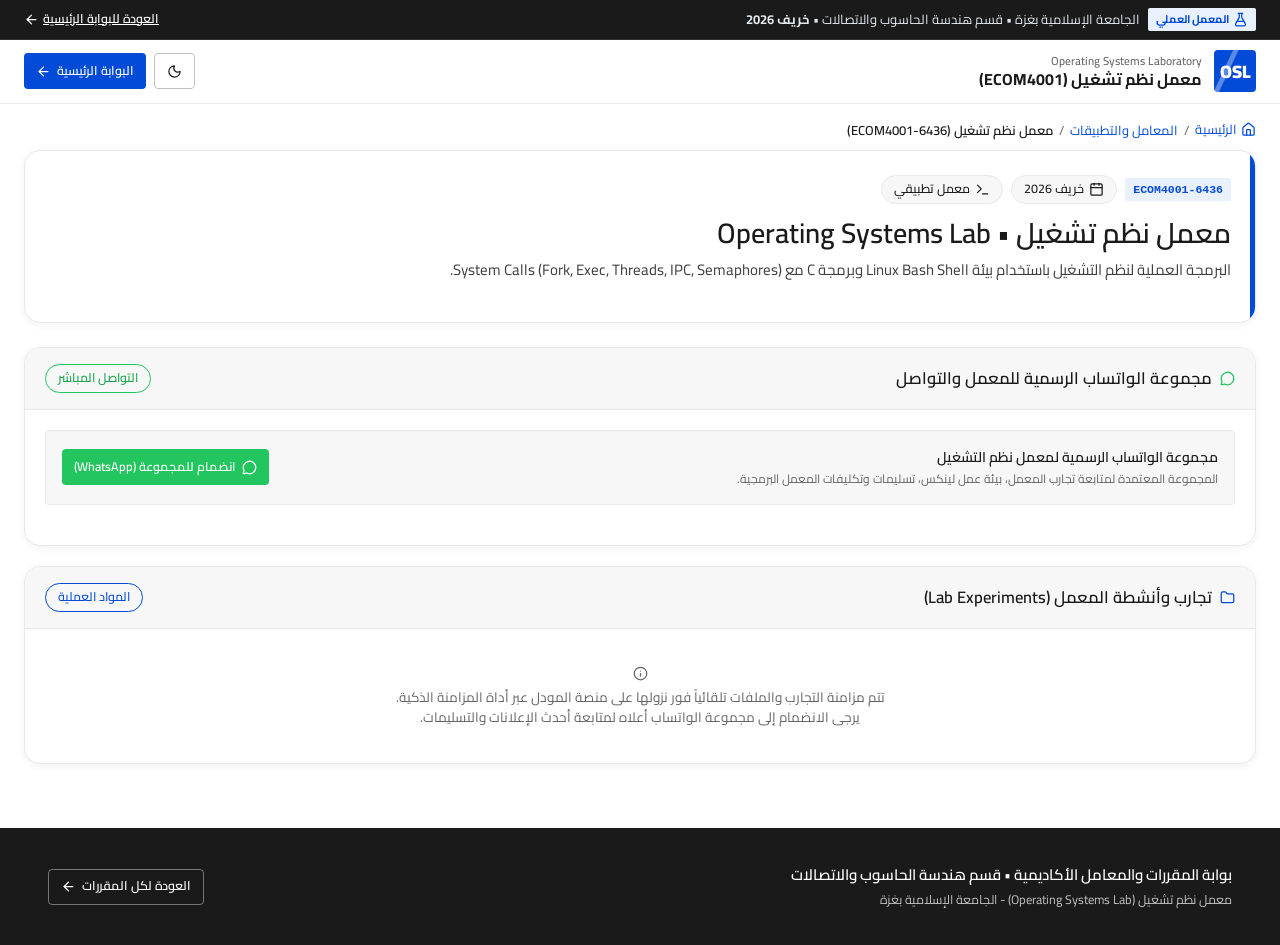
<file: course-os-lab.html>
<!DOCTYPE html>
<html lang="ar" dir="rtl">
<head>
  <meta charset="UTF-8">
  <meta name="viewport" content="width=device-width, initial-scale=1.0">
  <title>معمل نظم تشغيل (ECOM4001-6436) | المعامل والتطبيقات العملية</title>
  <meta name="description" content="الصفحة الرسمية لمعمل نظم التشغيل: تجارب المعمل، بيئة عمل لينكس، أوامر Bash، وتطبيقات C System Calls.">
  
  <!-- خط Cairo & Inter -->
  <link rel="preconnect" href="https://fonts.googleapis.com">
  <link rel="preconnect" href="https://fonts.gstatic.com">
  <link href="https://fonts.googleapis.com/css2?family=Cairo:wght@400;500;600;700;800&family=Inter:wght@400;500;600;700&display=swap" rel="stylesheet">
  
  <link rel="stylesheet" href="style.css">
</head>
<body>

  <!-- شريط المرافق العلوي (Utility Strip) -->
  <aside class="utility-strip">
    <div class="container utility-strip-container">
      <div class="utility-left-group">
        <span class="utility-badge-coral" style="background-color: var(--color-primary-soft); color: var(--color-primary); border-color: var(--color-primary);">
          <i data-lucide="flask-conical" class="lucide-sm"></i>
          <span>المعمل العملي</span>
        </span>
        <span class="utility-text">الجامعة الإسلامية بغزة • قسم هندسة الحاسوب والاتصالات • <strong>خريف 2026</strong></span>
      </div>
      <div class="utility-right-group">
        <a href="index.html" class="utility-link">
          <span>العودة للبوابة الرئيسية</span>
          <i data-lucide="arrow-left" class="lucide-sm"></i>
        </a>
      </div>
    </div>
  </aside>

  <!-- شريط التنقل العلوي (Top Nav) -->
  <header class="nav-bar-top">
    <div class="container nav-container">
      <a href="index.html" class="nav-brand-lockup">
        <div class="nav-brand-mark" style="background: var(--color-primary);">OSL</div>
        <div class="nav-brand-text">
          <span class="nav-brand-subtitle">Operating Systems Laboratory</span>
          <h1 class="nav-brand-title">معمل نظم تشغيل (ECOM4001)</h1>
        </div>
      </a>

      <div class="nav-actions">
        <button id="themeToggleBtn" class="btn btn-outline-ink btn-sm" title="تبديل المظهر">
          <i data-lucide="moon" class="lucide-sm"></i>
        </button>
        <a href="index.html" class="btn btn-primary btn-sm">
          <span>البوابة الرئيسية</span>
          <i data-lucide="arrow-left" class="lucide-sm"></i>
        </a>
      </div>
    </div>
  </header>

  <!-- شريط المسار (Breadcrumbs) -->
  <div class="container">
    <nav class="breadcrumb-nav" aria-label="مسار التنقل">
      <ol class="breadcrumb-list">
        <li><a href="index.html"><i data-lucide="home" class="lucide-sm"></i> الرئيسية</a></li>
        <li>/</li>
        <li><a href="index.html">المعامل والتطبيقات</a></li>
        <li>/</li>
        <li style="color: var(--color-ink); font-weight: 600;">معمل نظم تشغيل (ECOM4001-6436)</li>
      </ol>
    </nav>
  </div>

  <!-- البانر التعريفي لمعمل المقرر (Lab Hero Slab) -->
  <section class="container">
    <div class="course-hero-slab">
      <div class="course-hero-meta-row">
        <span class="card-code-badge">ECOM4001-6436</span>
        <span class="stat-pill"><i data-lucide="calendar" class="lucide-sm"></i> خريف 2026</span>
        <span class="stat-pill"><i data-lucide="terminal" class="lucide-sm"></i> معمل تطبيقي</span>
      </div>
      <h2 class="course-hero-h1">معمل نظم تشغيل • Operating Systems Lab</h2>
      <p class="course-hero-lead">
        البرمجة العملية لنظم التشغيل باستخدام بيئة Linux Bash Shell وبرمجة C مع System Calls (Fork, Exec, Threads, IPC, Semaphores).
      </p>
    </div>
  </section>

  <!-- المحتوى الرئيسي للمعمل (Moodle Sections Layout) -->
  <main class="container">
    <div class="moodle-sections-wrap">

      <!-- ========================================================
           القسم 1: معلومات التواصل ومجموعة المعمل الرسمية
           ======================================================== -->
      <section class="moodle-section-card">
        <div class="moodle-section-head">
          <h3>
            <i data-lucide="message-circle" class="lucide-sm" style="color: var(--whatsapp-color);"></i>
            <span>مجموعة الواتساب الرسمية للمعمل والتواصل</span>
          </h3>
          <span class="stat-pill" style="border-color: var(--whatsapp-color); color: var(--whatsapp-deep);">التواصل المباشر</span>
        </div>
        <div class="moodle-section-body">
          <div class="whatsapp-channels-grid">
            <div class="whatsapp-box-item" style="grid-column: 1 / -1;">
              <div>
                <h4>مجموعة الواتساب الرسمية لمعمل نظم التشغيل</h4>
                <p>المجموعة المعتمدة لمتابعة تجارب المعمل، بيئة عمل لينكس، تسليمات وتكليفات المعمل البرمجية.</p>
              </div>
              <a href="https://chat.whatsapp.com/Hk7qiaE1K8gJd4CJ16umQi" target="_blank" rel="noopener noreferrer" class="btn btn-whatsapp btn-sm">
                <i data-lucide="message-circle" class="lucide-sm"></i>
                <span>انضمام للمجموعة (WhatsApp)</span>
              </a>
            </div>
          </div>
        </div>
      </section>

      <!-- ========================================================
           القسم 2: تجارب ومواد المعمل
           ======================================================== -->
      <section class="moodle-section-card" id="lab-section">
        <div class="moodle-section-head">
          <h3>
            <i data-lucide="folder" class="lucide-sm" style="color: var(--color-primary);"></i>
            <span>تجارب وأنشطة المعمل (Lab Experiments)</span>
          </h3>
          <span class="stat-pill" style="border-color: var(--color-primary); color: var(--color-primary);">المواد العملية</span>
        </div>
        <div class="moodle-section-body">
          <div class="moodle-files-list">
            <div style="padding: 16px; text-align: center; color: var(--color-graphite); font-size: 13.5px;">
              <i data-lucide="info" class="lucide-sm" style="margin-bottom: 6px; display: inline-block;"></i>
              <p>تتم مزامنة التجارب والملفات تلقائياً فور نزولها على منصة المودل عبر أداة المزامنة الذكية.</p>
              <p>يرجى الانضمام إلى مجموعة الواتساب أعلاه لمتابعة أحدث الإعلانات والتسليمات.</p>
            </div>
          </div>
        </div>
      </section>

    </div>
  </main>

  <!-- نافذة مشغل الفيديو المدمجة -->
  <div id="videoModal" class="modal-overlay" style="display: none;" role="dialog" aria-modal="true">
    <div class="modal-dialog">
      <div class="modal-header">
        <h3 id="videoModalTitle" style="font-size: 16px; font-weight: 600;">مشغل التجربة</h3>
        <button class="btn btn-outline-ink btn-sm" onclick="closeVideoModal()">
          <i data-lucide="x" class="lucide-sm"></i>
        </button>
      </div>
      <div class="modal-body" style="padding: 14px;">
        <div class="video-container-iframe">
          <iframe id="videoIframe" src="" allow="accelerometer; autoplay; clipboard-write; encrypted-media; gyroscope; picture-in-picture" allowfullscreen></iframe>
        </div>
      </div>
      <div class="modal-footer">
        <a id="videoExternalLink" href="#" target="_blank" rel="noopener noreferrer" class="btn btn-outline-ink btn-sm">
          <i data-lucide="external-link" class="lucide-sm"></i>
          <span>فتح في YouTube</span>
        </a>
        <button class="btn btn-primary btn-sm" onclick="closeVideoModal()">إغلاق المشغل</button>
      </div>
    </div>
  </div>

  <!-- عنصر التنبيه Toast -->
  <div id="toastNotification" class="toast-container" style="display: none;">
    <i data-lucide="check-circle" class="lucide-sm" style="color: var(--whatsapp-color);"></i>
    <span id="toastMessage">تم نسخ الرابط بنجاح!</span>
  </div>

  <!-- التذييل الفاخر -->
  <footer class="footer-dark">
    <div class="container footer-container">
      <div class="footer-brand">
        <h4>بوابة المقررات والمعامل الأكاديمية • قسم هندسة الحاسوب والاتصالات</h4>
        <p>معمل نظم تشغيل (Operating Systems Lab) - الجامعة الإسلامية بغزة</p>
      </div>
      <div>
        <a href="index.html" class="btn btn-outline btn-sm" style="color: #fff; border-color: rgba(255,255,255,0.4);">
          <span>العودة لكل المقررات</span>
          <i data-lucide="arrow-left" class="lucide-sm"></i>
        </a>
      </div>
    </div>
  </footer>

  <!-- مكتبة Lucide Icons المحلية -->
  <script src="lucide.min.js"></script>
  <script>
    function initTheme() {
      const savedTheme = localStorage.getItem('portal_theme') || 'light';
      const btn = document.getElementById('themeToggleBtn');
      if (savedTheme === 'dark') {
        document.body.classList.add('dark-theme');
        btn.innerHTML = '<i data-lucide="sun" class="lucide-sm"></i>';
      } else {
        document.body.classList.remove('dark-theme');
        btn.innerHTML = '<i data-lucide="moon" class="lucide-sm"></i>';
      }
      btn.addEventListener('click', () => {
        const isDark = document.body.classList.toggle('dark-theme');
        btn.innerHTML = isDark 
          ? '<i data-lucide="sun" class="lucide-sm"></i>' 
          : '<i data-lucide="moon" class="lucide-sm"></i>';
        localStorage.setItem('portal_theme', isDark ? 'dark' : 'light');
        if (window.lucide) lucide.createIcons();
      });
    }

    function playVideo(videoId, title) {
      const modal = document.getElementById('videoModal');
      const iframe = document.getElementById('videoIframe');
      const modalTitle = document.getElementById('videoModalTitle');
      const extLink = document.getElementById('videoExternalLink');

      modalTitle.textContent = title;
      iframe.src = `https://www.youtube.com/embed/${videoId}?autoplay=1`;
      extLink.href = `https://www.youtube.com/watch?v=${videoId}`;
      modal.style.display = 'flex';
      if (window.lucide) lucide.createIcons();
    }

    function closeVideoModal() {
      const modal = document.getElementById('videoModal');
      const iframe = document.getElementById('videoIframe');
      iframe.src = '';
      modal.style.display = 'none';
    }

    function copyFilePath(path) {
      navigator.clipboard.writeText(path).then(() => {
        showToast('تم نسخ المسار بنجاح!');
      });
    }

    function showToast(msg) {
      const toast = document.getElementById('toastNotification');
      document.getElementById('toastMessage').textContent = msg;
      toast.style.display = 'flex';
      if (window.lucide) lucide.createIcons();
      setTimeout(() => { toast.style.display = 'none'; }, 2500);
    }

    window.addEventListener('click', (e) => {
      if (e.target.classList.contains('modal-overlay')) closeVideoModal();
    });
    window.addEventListener('keydown', (e) => {
      if (e.key === 'Escape') closeVideoModal();
    });

    document.addEventListener('DOMContentLoaded', () => {
      initTheme();
      if (window.lucide) lucide.createIcons();
    });
  </script>
</body>
</html>
</file>
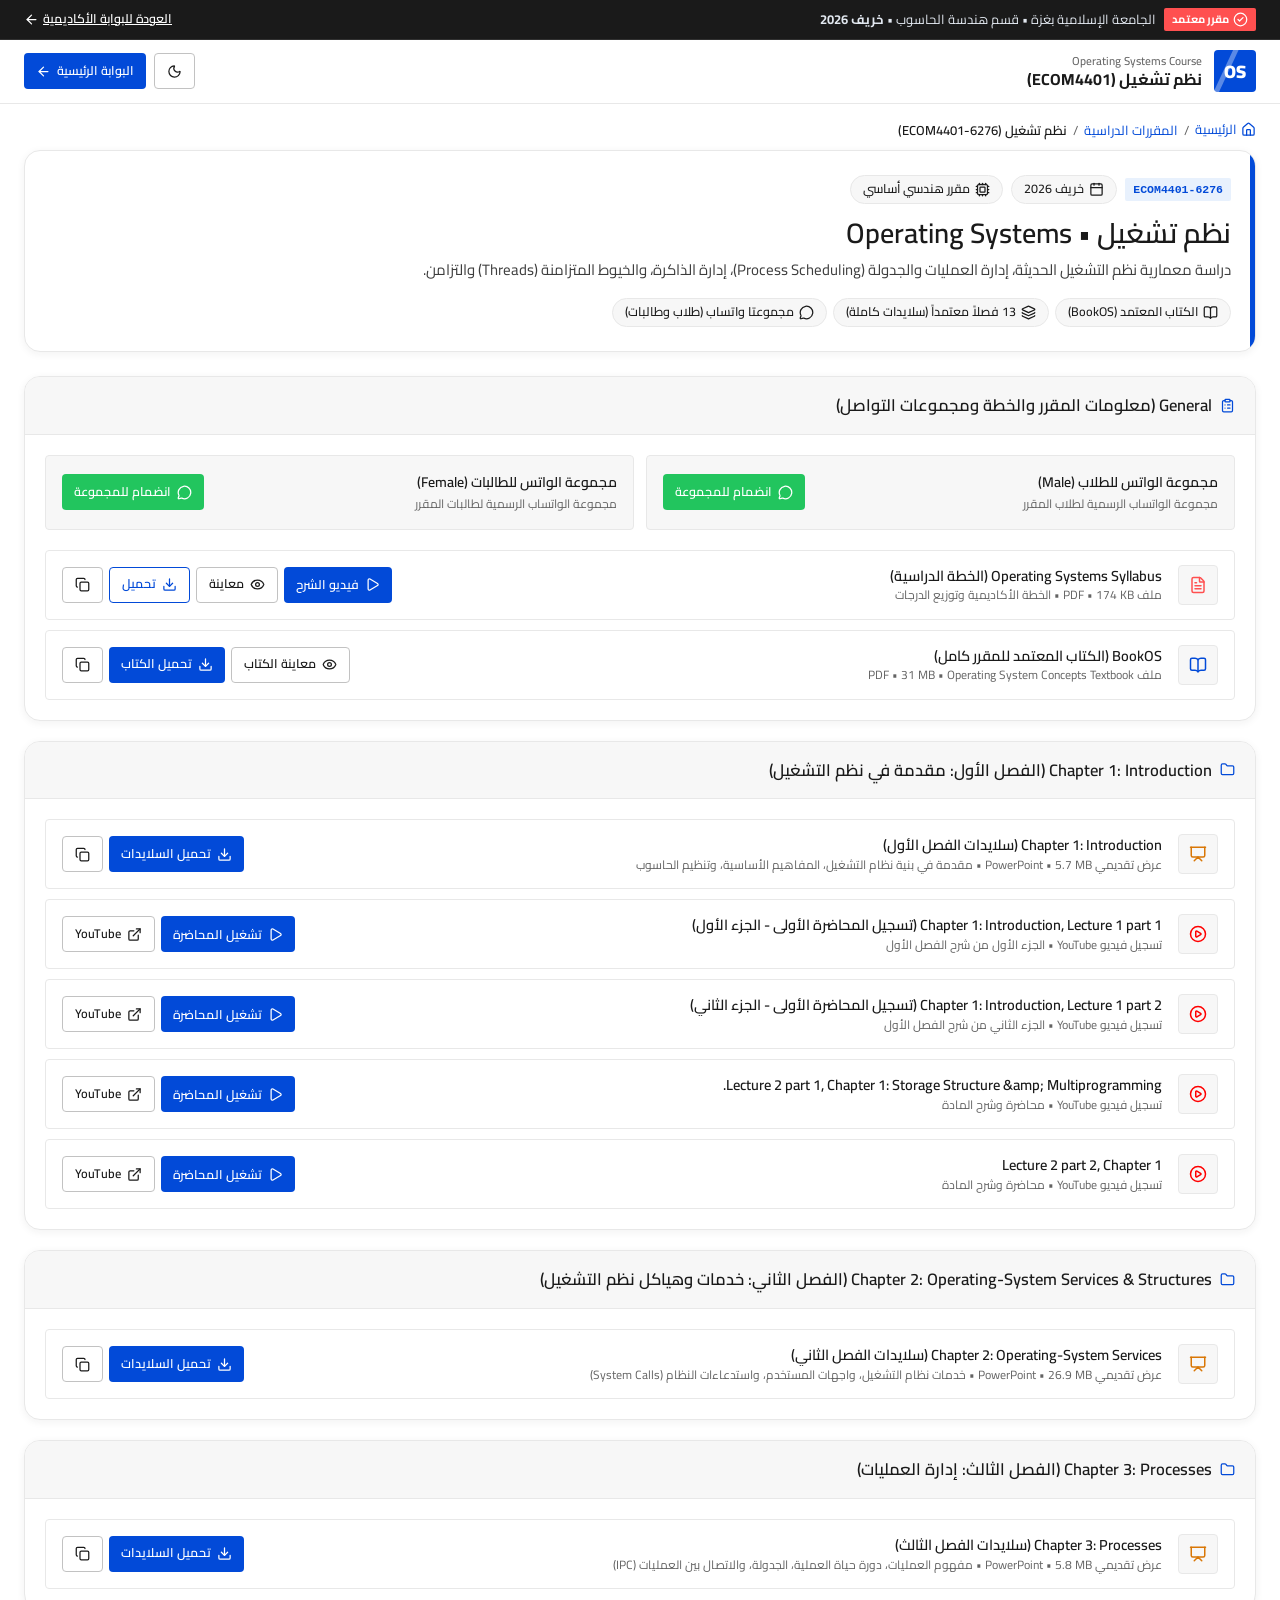
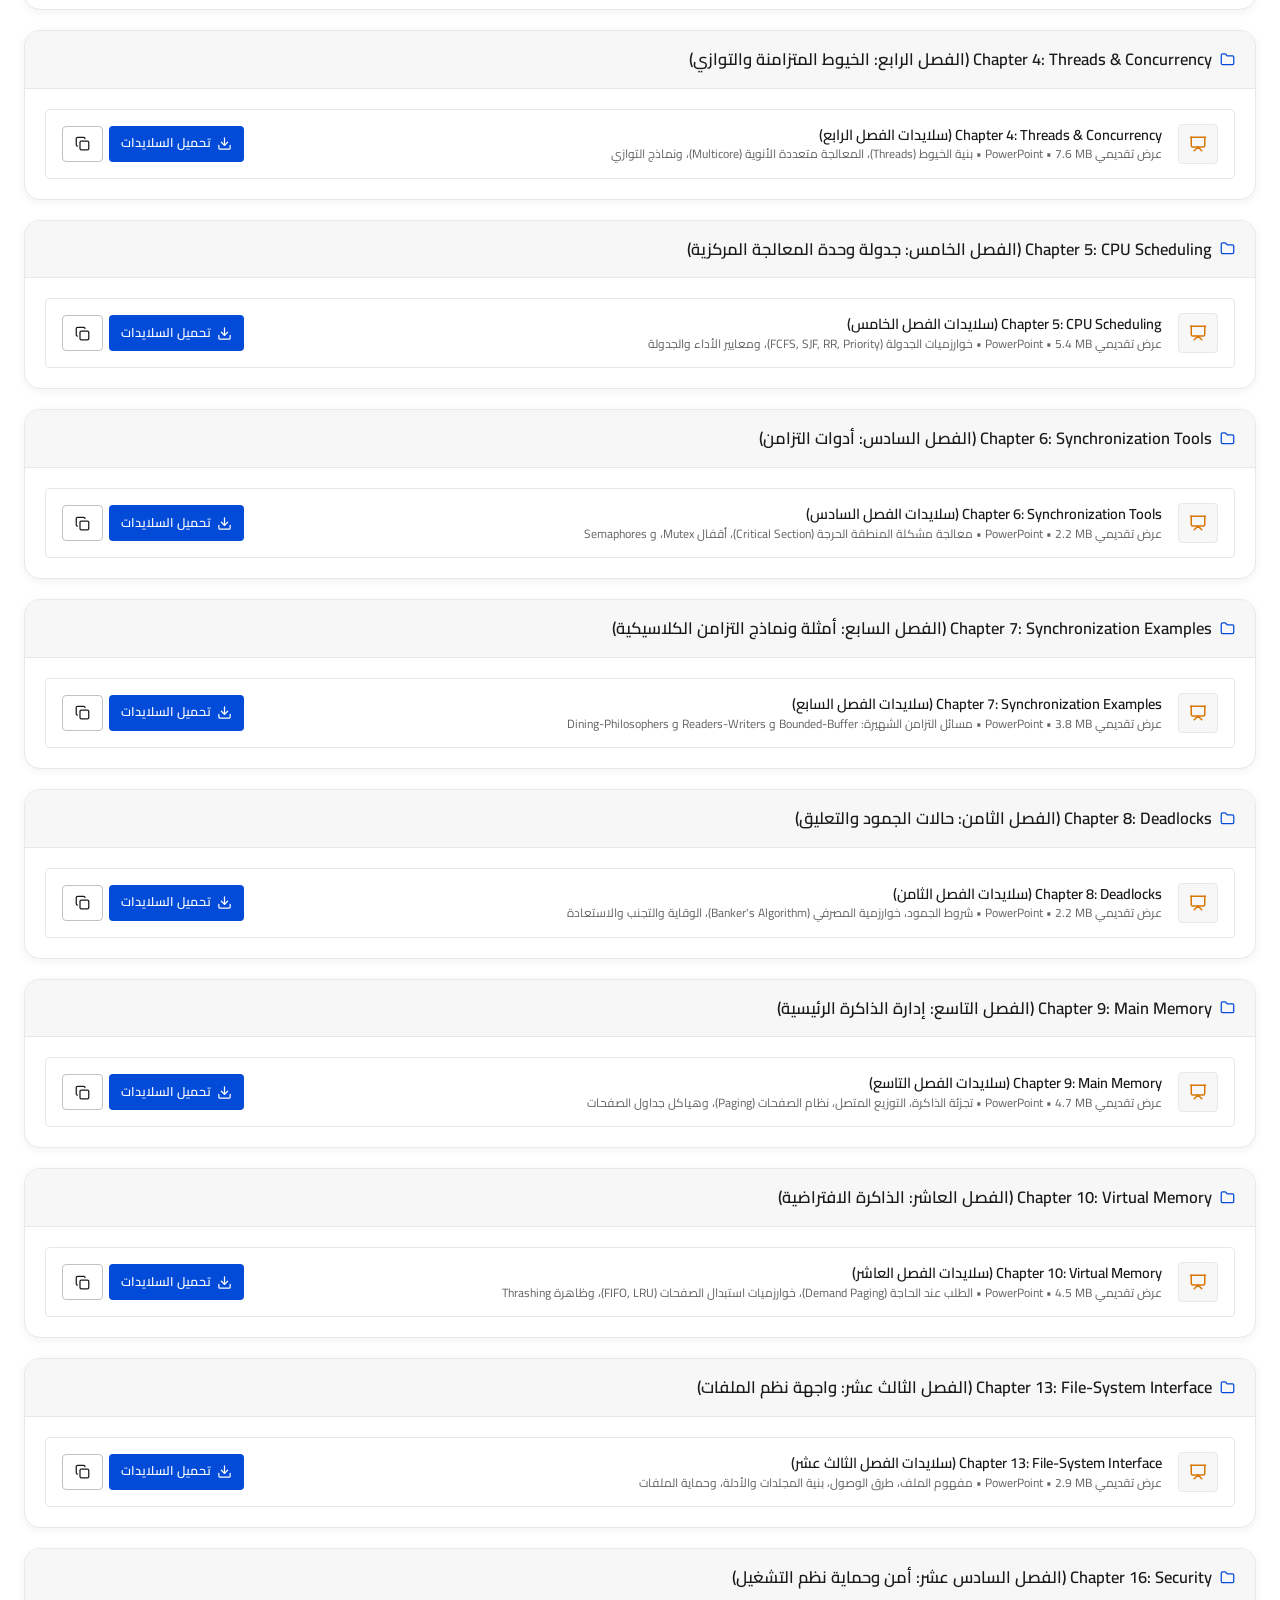
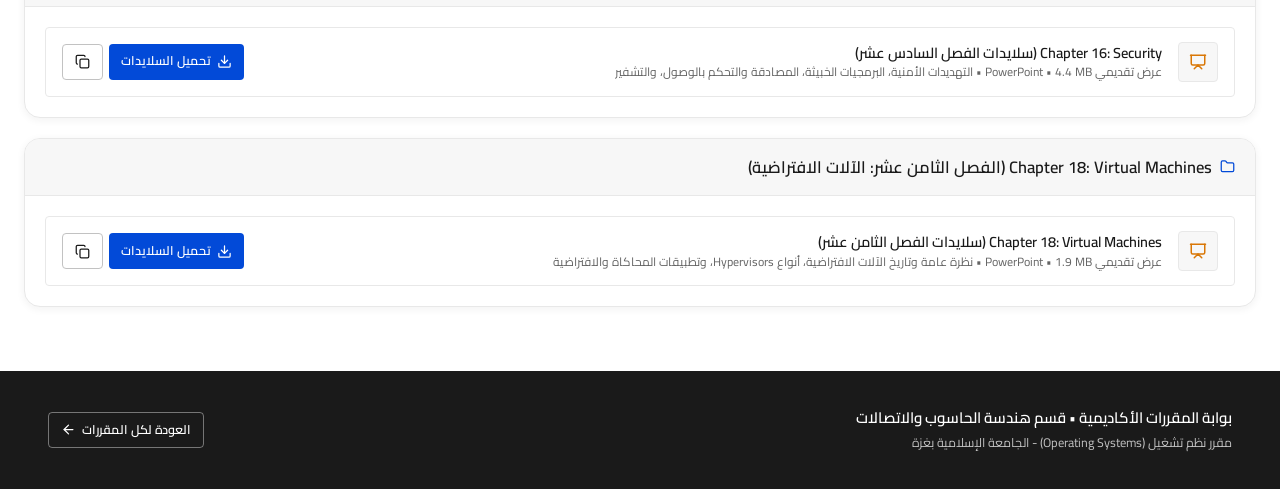
<file: course-os.html>
<!DOCTYPE html>
<html lang="ar" dir="rtl">
<head>
  <meta charset="UTF-8">
  <meta name="viewport" content="width=device-width, initial-scale=1.0">
  <title>نظم تشغيل (ECOM4401-6276) | المقررات الدراسية</title>
  <meta name="description" content="صفحة مقرر نظم تشغيل للدفعة: المحاضرات المسجلة، السلايدات، الكتاب المعتمد، ومجموعات الواتساب.">
  
  <!-- خط Cairo & Inter -->
  <link rel="preconnect" href="https://fonts.googleapis.com">
  <link rel="preconnect" href="https://fonts.gstatic.com" crossorigin>
  <link href="https://fonts.googleapis.com/css2?family=Cairo:wght@400;500;600;700;800&family=Inter:wght@400;500;600;700&display=swap" rel="stylesheet">
  
  <link rel="stylesheet" href="style.css">
</head>
<body>

  <!-- شريط المرافق العلوي (Utility Strip - 36px) -->
  <aside class="utility-strip">
    <div class="container utility-strip-container">
      <div class="utility-left-group">
        <span class="utility-badge-coral">
          <i data-lucide="check-circle-2" class="lucide-sm"></i>
          <span>مقرر معتمد</span>
        </span>
        <span class="utility-text">الجامعة الإسلامية بغزة • قسم هندسة الحاسوب • <strong>خريف 2026</strong></span>
      </div>
      <div class="utility-right-group">
        <a href="index.html" class="utility-link">
          <span>العودة للبوابة الأكاديمية</span>
          <i data-lucide="arrow-left" class="lucide-sm"></i>
        </a>
      </div>
    </div>
  </aside>

  <!-- شريط التنقل العلوي (Top Nav) -->
  <header class="nav-bar-top">
    <div class="container nav-container">
      <a href="index.html" class="nav-brand-lockup">
        <div class="nav-brand-mark">OS</div>
        <div class="nav-brand-text">
          <span class="nav-brand-subtitle">Operating Systems Course</span>
          <span class="nav-brand-title">نظم تشغيل (ECOM4401)</span>
        </div>
      </a>

      <div class="nav-actions">
        <button id="themeToggleBtn" class="btn btn-outline-ink btn-sm" title="تبديل المظهر">
          <i data-lucide="moon" class="lucide-sm"></i>
        </button>
        <a href="index.html" class="btn btn-primary btn-sm">
          <span>البوابة الرئيسية</span>
          <i data-lucide="arrow-left" class="lucide-sm"></i>
        </a>
      </div>
    </div>
  </header>

  <!-- شريط المسار (Breadcrumbs) -->
  <div class="container">
    <nav class="breadcrumb-nav" aria-label="مسار التنقل">
      <ol class="breadcrumb-list">
        <li><a href="index.html"><i data-lucide="home" class="lucide-sm"></i> الرئيسية</a></li>
        <li>/</li>
        <li><a href="index.html">المقررات الدراسية</a></li>
        <li>/</li>
        <li style="color: var(--color-ink); font-weight: 600;">نظم تشغيل (ECOM4401-6276)</li>
      </ol>
    </nav>
  </div>

  <!-- البانر التعريفي الرئيسي للمقرر (Course Hero Slab) -->
  <section class="container">
    <div class="course-hero-slab">
      <div class="course-hero-meta-row">
        <span class="card-code-badge">ECOM4401-6276</span>
        <span class="stat-pill"><i data-lucide="calendar" class="lucide-sm"></i> خريف 2026</span>
        <span class="stat-pill"><i data-lucide="cpu" class="lucide-sm"></i> مقرر هندسي أساسي</span>
      </div>
      <h1 class="course-hero-h1">نظم تشغيل • Operating Systems</h1>
      <p class="course-hero-lead">
        دراسة معمارية نظم التشغيل الحديثة، إدارة العمليات والجدولة (Process Scheduling)، إدارة الذاكرة، والخيوط المتزامنة (Threads) والتزامن.
      </p>

      <div class="course-stats-pills">
        <span class="stat-pill"><i data-lucide="book-open" class="lucide-sm"></i> الكتاب المعتمد (BookOS)</span>
        <span class="stat-pill"><i data-lucide="layers" class="lucide-sm"></i> 13 فصلاً معتمداً (سلايدات كاملة)</span>
        <span class="stat-pill"><i data-lucide="message-circle" class="lucide-sm"></i> مجموعتا واتساب (طلاب وطالبات)</span>
      </div>
    </div>
  </section>

  <!-- المحتوى الرئيسي للمقرر (Moodle Sections Layout) -->
  <main class="container">
    <div class="moodle-sections-wrap">

      <!-- ========================================================
           القسم 1: General (معلومات عامة، المجموعات، والخطة)
           ======================================================== -->
      <section class="moodle-section-card">
        <div class="moodle-section-head">
          <h3>
            <i data-lucide="clipboard-list" class="lucide-sm" style="color: var(--color-primary);"></i>
            <span>General (معلومات المقرر والخطة ومجموعات التواصل)</span>
          </h3>
        </div>
        <div class="moodle-section-body">

          <!-- مجموعات الواتساب الرسمية -->
          <div class="whatsapp-channels-grid">
            <div class="whatsapp-box-item">
              <div>
                <h4>مجموعة الواتس للطلاب (Male)</h4>
                <p>مجموعة الواتساب الرسمية لطلاب المقرر</p>
              </div>
              <a href="https://chat.whatsapp.com/IwFDiWMEuZrLXPuCmhSsqD" target="_blank" rel="noopener noreferrer" class="btn btn-whatsapp btn-sm">
                <i data-lucide="message-circle" class="lucide-sm"></i>
                <span>انضمام للمجموعة</span>
              </a>
            </div>

            <div class="whatsapp-box-item">
              <div>
                <h4>مجموعة الواتس للطالبات (Female)</h4>
                <p>مجموعة الواتساب الرسمية لطالبات المقرر</p>
              </div>
              <a href="https://chat.whatsapp.com/GRU8TeY3rNh8iMNT1exmuA" target="_blank" rel="noopener noreferrer" class="btn btn-whatsapp btn-sm">
                <i data-lucide="message-circle" class="lucide-sm"></i>
                <span>انضمام للمجموعة</span>
              </a>
            </div>
          </div>

          <!-- قائمة ملفات وفيديوهات القسم العام -->
          <div class="moodle-files-list">

            <!-- ملف الخطة الدراسية مع الفيديو -->
            <div class="moodle-file-row">
              <div class="file-row-left">
                <div class="file-type-square" style="color: var(--color-bloom-coral);">
                  <i data-lucide="file-text"></i>
                </div>
                <div class="file-meta-text">
                  <div class="file-name-heading">Operating Systems Syllabus (الخطة الدراسية)</div>
                  <span class="file-subinfo">ملف PDF • 174 KB • الخطة الأكاديمية وتوزيع الدرجات</span>
                </div>
              </div>
              <div class="file-row-actions">
                <button class="btn btn-primary btn-sm" onclick="playVideo('LNy0qySddHM', 'فيديو شرح الخطة الدراسية - Operating Systems Syllabus')">
                  <i data-lucide="play" class="lucide-sm"></i>
                  <span>فيديو الشرح</span>
                </button>
                <a href="OS/Operating_Systems_Syllabus.pdf" target="_blank" class="btn btn-outline-ink btn-sm">
                  <i data-lucide="eye" class="lucide-sm"></i>
                  <span>معاينة</span>
                </a>
                <a href="OS/Operating_Systems_Syllabus.pdf" download class="btn btn-outline btn-sm">
                  <i data-lucide="download" class="lucide-sm"></i>
                  <span>تحميل</span>
                </a>
                <button class="btn btn-outline-ink btn-sm btn-copy" onclick="copyFilePath('OS/Operating_Systems_Syllabus.pdf')" title="نسخ المسار">
                  <i data-lucide="copy" class="lucide-sm"></i>
                </button>
              </div>
            </div>

            <!-- الكتاب المعتمد BookOS -->
            <div class="moodle-file-row">
              <div class="file-row-left">
                <div class="file-type-square" style="color: var(--color-primary);">
                  <i data-lucide="book-open"></i>
                </div>
                <div class="file-meta-text">
                  <div class="file-name-heading">BookOS (الكتاب المعتمد للمقرر كامل)</div>
                  <span class="file-subinfo">ملف PDF • 31 MB • Operating System Concepts Textbook</span>
                </div>
              </div>
              <div class="file-row-actions">
                <a href="OS/BookOS.pdf" target="_blank" class="btn btn-outline-ink btn-sm">
                  <i data-lucide="eye" class="lucide-sm"></i>
                  <span>معاينة الكتاب</span>
                </a>
                <a href="OS/BookOS.pdf" download class="btn btn-primary btn-sm">
                  <i data-lucide="download" class="lucide-sm"></i>
                  <span>تحميل الكتاب</span>
                </a>
                <button class="btn btn-outline-ink btn-sm btn-copy" onclick="copyFilePath('OS/BookOS.pdf')" title="نسخ المسار">
                  <i data-lucide="copy" class="lucide-sm"></i>
                </button>
              </div>
            </div>

          </div>

        </div>
      </section>

      <!-- ========================================================
           القسم 2: Chapter 1: Introduction
           ======================================================== -->
      <section class="moodle-section-card">
        <div class="moodle-section-head">
          <h3>
            <i data-lucide="folder" class="lucide-sm" style="color: var(--color-primary);"></i>
            <span>Chapter 1: Introduction (الفصل الأول: مقدمة في نظم التشغيل)</span>
          </h3>
        </div>
        <div class="moodle-section-body">
          <div class="moodle-files-list">

            <!-- Introduction ch1.pptx -->
            <div class="moodle-file-row">
              <div class="file-row-left">
                <div class="file-type-square" style="color: #d97706;">
                  <i data-lucide="presentation"></i>
                </div>
                <div class="file-meta-text">
                  <div class="file-name-heading">Chapter 1: Introduction (سلايدات الفصل الأول)</div>
                  <span class="file-subinfo">عرض تقديمي PowerPoint • 5.7 MB • مقدمة في بنية نظام التشغيل، المفاهيم الأساسية، وتنظيم الحاسوب</span>
                </div>
              </div>
              <div class="file-row-actions">
                <a href="OS/ch1.pptx" download class="btn btn-primary btn-sm">
                  <i data-lucide="download" class="lucide-sm"></i>
                  <span>تحميل السلايدات</span>
                </a>
                <button class="btn btn-outline-ink btn-sm btn-copy" onclick="copyFilePath('OS/ch1.pptx')" title="نسخ المسار">
                  <i data-lucide="copy" class="lucide-sm"></i>
                </button>
              </div>
            </div>

            <!-- Lecture 1 part 1 Video -->
            <div class="moodle-file-row">
              <div class="file-row-left">
                <div class="file-type-square" style="color: #ff0000;">
                  <i data-lucide="play-circle"></i>
                </div>
                <div class="file-meta-text">
                  <div class="file-name-heading">Chapter 1: Introduction, Lecture 1 part 1 (تسجيل المحاضرة الأولى - الجزء الأول)</div>
                  <span class="file-subinfo">تسجيل فيديو YouTube • الجزء الأول من شرح الفصل الأول</span>
                </div>
              </div>
              <div class="file-row-actions">
                <button class="btn btn-primary btn-sm" onclick="playVideo('UKrWWFVM6uM', 'Chapter 1: Introduction, Lecture 1 part 1')">
                  <i data-lucide="play" class="lucide-sm"></i>
                  <span>تشغيل المحاضرة</span>
                </button>
                <a href="https://www.youtube.com/watch?v=UKrWWFVM6uM" target="_blank" rel="noopener noreferrer" class="btn btn-outline-ink btn-sm">
                  <i data-lucide="external-link" class="lucide-sm"></i>
                  <span>YouTube</span>
                </a>
              </div>
            </div>

            <!-- Lecture 1 part 2 Video -->
            <div class="moodle-file-row">
              <div class="file-row-left">
                <div class="file-type-square" style="color: #ff0000;">
                  <i data-lucide="play-circle"></i>
                </div>
                <div class="file-meta-text">
                  <div class="file-name-heading">Chapter 1: Introduction, Lecture 1 part 2 (تسجيل المحاضرة الأولى - الجزء الثاني)</div>
                  <span class="file-subinfo">تسجيل فيديو YouTube • الجزء الثاني من شرح الفصل الأول</span>
                </div>
              </div>
              <div class="file-row-actions">
                <button class="btn btn-primary btn-sm" onclick="playVideo('wL8bLp2fkc0', 'Chapter 1: Introduction, Lecture 1 part 2')">
                  <i data-lucide="play" class="lucide-sm"></i>
                  <span>تشغيل المحاضرة</span>
                </button>
                <a href="https://youtu.be/wL8bLp2fkc0" target="_blank" rel="noopener noreferrer" class="btn btn-outline-ink btn-sm">
                  <i data-lucide="external-link" class="lucide-sm"></i>
                  <span>YouTube</span>
                </a>
              </div>
            </div>

          
            <!-- Lecture 2 part 1, Chapter 1:  Storage Structure &amp;amp; Multiprogramming. -->
            <div class="moodle-file-row">
              <div class="file-row-left">
                <div class="file-type-square" style="color: #ff0000;">
                  <i data-lucide="play-circle"></i>
                </div>
                <div class="file-meta-text">
                  <div class="file-name-heading">Lecture 2 part 1, Chapter 1:  Storage Structure &amp;amp; Multiprogramming.</div>
                  <span class="file-subinfo">تسجيل فيديو YouTube • محاضرة وشرح المادة</span>
                </div>
              </div>
              <div class="file-row-actions">
                <button class="btn btn-primary btn-sm" onclick="playVideo('vp9Bj8Lttlo', 'Lecture 2 part 1, Chapter 1:  Storage Structure &amp;amp; Multiprogramming.')">
                  <i data-lucide="play" class="lucide-sm"></i>
                  <span>تشغيل المحاضرة</span>
                </button>
                <a href="https://youtu.be/vp9Bj8Lttlo" target="_blank" rel="noopener noreferrer" class="btn btn-outline-ink btn-sm">
                  <i data-lucide="external-link" class="lucide-sm"></i>
                  <span>YouTube</span>
                </a>
              </div>
            </div>
          
            <!-- Lecture 2 part 2, Chapter 1 -->
            <div class="moodle-file-row">
              <div class="file-row-left">
                <div class="file-type-square" style="color: #ff0000;">
                  <i data-lucide="play-circle"></i>
                </div>
                <div class="file-meta-text">
                  <div class="file-name-heading">Lecture 2 part 2, Chapter 1</div>
                  <span class="file-subinfo">تسجيل فيديو YouTube • محاضرة وشرح المادة</span>
                </div>
              </div>
              <div class="file-row-actions">
                <button class="btn btn-primary btn-sm" onclick="playVideo('OtG3wOwrNnM', 'Lecture 2 part 2, Chapter 1')">
                  <i data-lucide="play" class="lucide-sm"></i>
                  <span>تشغيل المحاضرة</span>
                </button>
                <a href="https://youtu.be/OtG3wOwrNnM" target="_blank" rel="noopener noreferrer" class="btn btn-outline-ink btn-sm">
                  <i data-lucide="external-link" class="lucide-sm"></i>
                  <span>YouTube</span>
                </a>
              </div>
            </div>
          </div>
        </div>
      </section>

      <!-- ========================================================
           القسم 3: Chapter 2: Operating-System Services
           ======================================================== -->
      <section class="moodle-section-card">
        <div class="moodle-section-head">
          <h3>
            <i data-lucide="folder" class="lucide-sm" style="color: var(--color-primary);"></i>
            <span>Chapter 2: Operating-System Services & Structures (الفصل الثاني: خدمات وهياكل نظم التشغيل)</span>
          </h3>
        </div>
        <div class="moodle-section-body">
          <div class="moodle-files-list">

            <div class="moodle-file-row">
              <div class="file-row-left">
                <div class="file-type-square" style="color: #d97706;">
                  <i data-lucide="presentation"></i>
                </div>
                <div class="file-meta-text">
                  <div class="file-name-heading">Chapter 2: Operating-System Services (سلايدات الفصل الثاني)</div>
                  <span class="file-subinfo">عرض تقديمي PowerPoint • 26.9 MB • خدمات نظام التشغيل، واجهات المستخدم، واستدعاءات النظام (System Calls)</span>
                </div>
              </div>
              <div class="file-row-actions">
                <a href="OS/ch2.pptx" download class="btn btn-primary btn-sm">
                  <i data-lucide="download" class="lucide-sm"></i>
                  <span>تحميل السلايدات</span>
                </a>
                <button class="btn btn-outline-ink btn-sm btn-copy" onclick="copyFilePath('OS/ch2.pptx')" title="نسخ المسار">
                  <i data-lucide="copy" class="lucide-sm"></i>
                </button>
              </div>
            </div>

          </div>
        </div>
      </section>

      <!-- ========================================================
           القسم 4: Chapter 3: Processes
           ======================================================== -->
      <section class="moodle-section-card">
        <div class="moodle-section-head">
          <h3>
            <i data-lucide="folder" class="lucide-sm" style="color: var(--color-primary);"></i>
            <span>Chapter 3: Processes (الفصل الثالث: إدارة العمليات)</span>
          </h3>
        </div>
        <div class="moodle-section-body">
          <div class="moodle-files-list">

            <div class="moodle-file-row">
              <div class="file-row-left">
                <div class="file-type-square" style="color: #d97706;">
                  <i data-lucide="presentation"></i>
                </div>
                <div class="file-meta-text">
                  <div class="file-name-heading">Chapter 3: Processes (سلايدات الفصل الثالث)</div>
                  <span class="file-subinfo">عرض تقديمي PowerPoint • 5.8 MB • مفهوم العمليات، دورة حياة العملية، الجدولة، والاتصال بين العمليات (IPC)</span>
                </div>
              </div>
              <div class="file-row-actions">
                <a href="OS/ch3.pptx" download class="btn btn-primary btn-sm">
                  <i data-lucide="download" class="lucide-sm"></i>
                  <span>تحميل السلايدات</span>
                </a>
                <button class="btn btn-outline-ink btn-sm btn-copy" onclick="copyFilePath('OS/ch3.pptx')" title="نسخ المسار">
                  <i data-lucide="copy" class="lucide-sm"></i>
                </button>
              </div>
            </div>

          </div>
        </div>
      </section>

      <!-- ========================================================
           القسم 5: Chapter 4: Threads & Concurrency
           ======================================================== -->
      <section class="moodle-section-card">
        <div class="moodle-section-head">
          <h3>
            <i data-lucide="folder" class="lucide-sm" style="color: var(--color-primary);"></i>
            <span>Chapter 4: Threads & Concurrency (الفصل الرابع: الخيوط المتزامنة والتوازي)</span>
          </h3>
        </div>
        <div class="moodle-section-body">
          <div class="moodle-files-list">

            <div class="moodle-file-row">
              <div class="file-row-left">
                <div class="file-type-square" style="color: #d97706;">
                  <i data-lucide="presentation"></i>
                </div>
                <div class="file-meta-text">
                  <div class="file-name-heading">Chapter 4: Threads & Concurrency (سلايدات الفصل الرابع)</div>
                  <span class="file-subinfo">عرض تقديمي PowerPoint • 7.6 MB • بنية الخيوط (Threads)، المعالجة متعددة الأنوية (Multicore)، ونماذج التوازي</span>
                </div>
              </div>
              <div class="file-row-actions">
                <a href="OS/ch4.pptx" download class="btn btn-primary btn-sm">
                  <i data-lucide="download" class="lucide-sm"></i>
                  <span>تحميل السلايدات</span>
                </a>
                <button class="btn btn-outline-ink btn-sm btn-copy" onclick="copyFilePath('OS/ch4.pptx')" title="نسخ المسار">
                  <i data-lucide="copy" class="lucide-sm"></i>
                </button>
              </div>
            </div>

          </div>
        </div>
      </section>

      <!-- ========================================================
           القسم 6: Chapter 5: CPU Scheduling
           ======================================================== -->
      <section class="moodle-section-card">
        <div class="moodle-section-head">
          <h3>
            <i data-lucide="folder" class="lucide-sm" style="color: var(--color-primary);"></i>
            <span>Chapter 5: CPU Scheduling (الفصل الخامس: جدولة وحدة المعالجة المركزية)</span>
          </h3>
        </div>
        <div class="moodle-section-body">
          <div class="moodle-files-list">

            <div class="moodle-file-row">
              <div class="file-row-left">
                <div class="file-type-square" style="color: #d97706;">
                  <i data-lucide="presentation"></i>
                </div>
                <div class="file-meta-text">
                  <div class="file-name-heading">Chapter 5: CPU Scheduling (سلايدات الفصل الخامس)</div>
                  <span class="file-subinfo">عرض تقديمي PowerPoint • 5.4 MB • خوارزميات الجدولة (FCFS, SJF, RR, Priority)، ومعايير الأداء والجدولة</span>
                </div>
              </div>
              <div class="file-row-actions">
                <a href="OS/ch5.pptx" download class="btn btn-primary btn-sm">
                  <i data-lucide="download" class="lucide-sm"></i>
                  <span>تحميل السلايدات</span>
                </a>
                <button class="btn btn-outline-ink btn-sm btn-copy" onclick="copyFilePath('OS/ch5.pptx')" title="نسخ المسار">
                  <i data-lucide="copy" class="lucide-sm"></i>
                </button>
              </div>
            </div>

          </div>
        </div>
      </section>

      <!-- ========================================================
           القسم 7: Chapter 6: Synchronization Tools
           ======================================================== -->
      <section class="moodle-section-card">
        <div class="moodle-section-head">
          <h3>
            <i data-lucide="folder" class="lucide-sm" style="color: var(--color-primary);"></i>
            <span>Chapter 6: Synchronization Tools (الفصل السادس: أدوات التزامن)</span>
          </h3>
        </div>
        <div class="moodle-section-body">
          <div class="moodle-files-list">

            <div class="moodle-file-row">
              <div class="file-row-left">
                <div class="file-type-square" style="color: #d97706;">
                  <i data-lucide="presentation"></i>
                </div>
                <div class="file-meta-text">
                  <div class="file-name-heading">Chapter 6: Synchronization Tools (سلايدات الفصل السادس)</div>
                  <span class="file-subinfo">عرض تقديمي PowerPoint • 2.2 MB • معالجة مشكلة المنطقة الحرجة (Critical Section)، أقفال Mutex، و Semaphores</span>
                </div>
              </div>
              <div class="file-row-actions">
                <a href="OS/ch6.pptx" download class="btn btn-primary btn-sm">
                  <i data-lucide="download" class="lucide-sm"></i>
                  <span>تحميل السلايدات</span>
                </a>
                <button class="btn btn-outline-ink btn-sm btn-copy" onclick="copyFilePath('OS/ch6.pptx')" title="نسخ المسار">
                  <i data-lucide="copy" class="lucide-sm"></i>
                </button>
              </div>
            </div>

          </div>
        </div>
      </section>

      <!-- ========================================================
           القسم 8: Chapter 7: Synchronization Examples
           ======================================================== -->
      <section class="moodle-section-card">
        <div class="moodle-section-head">
          <h3>
            <i data-lucide="folder" class="lucide-sm" style="color: var(--color-primary);"></i>
            <span>Chapter 7: Synchronization Examples (الفصل السابع: أمثلة ونماذج التزامن الكلاسيكية)</span>
          </h3>
        </div>
        <div class="moodle-section-body">
          <div class="moodle-files-list">

            <div class="moodle-file-row">
              <div class="file-row-left">
                <div class="file-type-square" style="color: #d97706;">
                  <i data-lucide="presentation"></i>
                </div>
                <div class="file-meta-text">
                  <div class="file-name-heading">Chapter 7: Synchronization Examples (سلايدات الفصل السابع)</div>
                  <span class="file-subinfo">عرض تقديمي PowerPoint • 3.8 MB • مسائل التزامن الشهيرة: Bounded-Buffer و Readers-Writers و Dining-Philosophers</span>
                </div>
              </div>
              <div class="file-row-actions">
                <a href="OS/ch7.pptx" download class="btn btn-primary btn-sm">
                  <i data-lucide="download" class="lucide-sm"></i>
                  <span>تحميل السلايدات</span>
                </a>
                <button class="btn btn-outline-ink btn-sm btn-copy" onclick="copyFilePath('OS/ch7.pptx')" title="نسخ المسار">
                  <i data-lucide="copy" class="lucide-sm"></i>
                </button>
              </div>
            </div>

          </div>
        </div>
      </section>

      <!-- ========================================================
           القسم 9: Chapter 8: Deadlocks
           ======================================================== -->
      <section class="moodle-section-card">
        <div class="moodle-section-head">
          <h3>
            <i data-lucide="folder" class="lucide-sm" style="color: var(--color-primary);"></i>
            <span>Chapter 8: Deadlocks (الفصل الثامن: حالات الجمود والتعليق)</span>
          </h3>
        </div>
        <div class="moodle-section-body">
          <div class="moodle-files-list">

            <div class="moodle-file-row">
              <div class="file-row-left">
                <div class="file-type-square" style="color: #d97706;">
                  <i data-lucide="presentation"></i>
                </div>
                <div class="file-meta-text">
                  <div class="file-name-heading">Chapter 8: Deadlocks (سلايدات الفصل الثامن)</div>
                  <span class="file-subinfo">عرض تقديمي PowerPoint • 2.2 MB • شروط الجمود، خوارزمية المصرفي (Banker's Algorithm)، الوقاية والتجنب والاستعادة</span>
                </div>
              </div>
              <div class="file-row-actions">
                <a href="OS/ch8.pptx" download class="btn btn-primary btn-sm">
                  <i data-lucide="download" class="lucide-sm"></i>
                  <span>تحميل السلايدات</span>
                </a>
                <button class="btn btn-outline-ink btn-sm btn-copy" onclick="copyFilePath('OS/ch8.pptx')" title="نسخ المسار">
                  <i data-lucide="copy" class="lucide-sm"></i>
                </button>
              </div>
            </div>

          </div>
        </div>
      </section>

      <!-- ========================================================
           القسم 10: Chapter 9: Main Memory
           ======================================================== -->
      <section class="moodle-section-card">
        <div class="moodle-section-head">
          <h3>
            <i data-lucide="folder" class="lucide-sm" style="color: var(--color-primary);"></i>
            <span>Chapter 9: Main Memory (الفصل التاسع: إدارة الذاكرة الرئيسية)</span>
          </h3>
        </div>
        <div class="moodle-section-body">
          <div class="moodle-files-list">

            <div class="moodle-file-row">
              <div class="file-row-left">
                <div class="file-type-square" style="color: #d97706;">
                  <i data-lucide="presentation"></i>
                </div>
                <div class="file-meta-text">
                  <div class="file-name-heading">Chapter 9: Main Memory (سلايدات الفصل التاسع)</div>
                  <span class="file-subinfo">عرض تقديمي PowerPoint • 4.7 MB • تجزئة الذاكرة، التوزيع المتصل، نظام الصفحات (Paging)، وهياكل جداول الصفحات</span>
                </div>
              </div>
              <div class="file-row-actions">
                <a href="OS/ch9.pptx" download class="btn btn-primary btn-sm">
                  <i data-lucide="download" class="lucide-sm"></i>
                  <span>تحميل السلايدات</span>
                </a>
                <button class="btn btn-outline-ink btn-sm btn-copy" onclick="copyFilePath('OS/ch9.pptx')" title="نسخ المسار">
                  <i data-lucide="copy" class="lucide-sm"></i>
                </button>
              </div>
            </div>

          </div>
        </div>
      </section>

      <!-- ========================================================
           القسم 11: Chapter 10: Virtual Memory
           ======================================================== -->
      <section class="moodle-section-card">
        <div class="moodle-section-head">
          <h3>
            <i data-lucide="folder" class="lucide-sm" style="color: var(--color-primary);"></i>
            <span>Chapter 10: Virtual Memory (الفصل العاشر: الذاكرة الافتراضية)</span>
          </h3>
        </div>
        <div class="moodle-section-body">
          <div class="moodle-files-list">

            <div class="moodle-file-row">
              <div class="file-row-left">
                <div class="file-type-square" style="color: #d97706;">
                  <i data-lucide="presentation"></i>
                </div>
                <div class="file-meta-text">
                  <div class="file-name-heading">Chapter 10: Virtual Memory (سلايدات الفصل العاشر)</div>
                  <span class="file-subinfo">عرض تقديمي PowerPoint • 4.5 MB • الطلب عند الحاجة (Demand Paging)، خوارزميات استبدال الصفحات (FIFO, LRU)، وظاهرة Thrashing</span>
                </div>
              </div>
              <div class="file-row-actions">
                <a href="OS/ch10.pptx" download class="btn btn-primary btn-sm">
                  <i data-lucide="download" class="lucide-sm"></i>
                  <span>تحميل السلايدات</span>
                </a>
                <button class="btn btn-outline-ink btn-sm btn-copy" onclick="copyFilePath('OS/ch10.pptx')" title="نسخ المسار">
                  <i data-lucide="copy" class="lucide-sm"></i>
                </button>
              </div>
            </div>

          </div>
        </div>
      </section>

      <!-- ========================================================
           القسم 12: Chapter 13: File-System Interface
           ======================================================== -->
      <section class="moodle-section-card">
        <div class="moodle-section-head">
          <h3>
            <i data-lucide="folder" class="lucide-sm" style="color: var(--color-primary);"></i>
            <span>Chapter 13: File-System Interface (الفصل الثالث عشر: واجهة نظم الملفات)</span>
          </h3>
        </div>
        <div class="moodle-section-body">
          <div class="moodle-files-list">

            <div class="moodle-file-row">
              <div class="file-row-left">
                <div class="file-type-square" style="color: #d97706;">
                  <i data-lucide="presentation"></i>
                </div>
                <div class="file-meta-text">
                  <div class="file-name-heading">Chapter 13: File-System Interface (سلايدات الفصل الثالث عشر)</div>
                  <span class="file-subinfo">عرض تقديمي PowerPoint • 2.9 MB • مفهوم الملف، طرق الوصول، بنية المجلدات والأدلة، وحماية الملفات</span>
                </div>
              </div>
              <div class="file-row-actions">
                <a href="OS/ch13.pptx" download class="btn btn-primary btn-sm">
                  <i data-lucide="download" class="lucide-sm"></i>
                  <span>تحميل السلايدات</span>
                </a>
                <button class="btn btn-outline-ink btn-sm btn-copy" onclick="copyFilePath('OS/ch13.pptx')" title="نسخ المسار">
                  <i data-lucide="copy" class="lucide-sm"></i>
                </button>
              </div>
            </div>

          </div>
        </div>
      </section>

      <!-- ========================================================
           القسم 13: Chapter 16: Security
           ======================================================== -->
      <section class="moodle-section-card">
        <div class="moodle-section-head">
          <h3>
            <i data-lucide="folder" class="lucide-sm" style="color: var(--color-primary);"></i>
            <span>Chapter 16: Security (الفصل السادس عشر: أمن وحماية نظم التشغيل)</span>
          </h3>
        </div>
        <div class="moodle-section-body">
          <div class="moodle-files-list">

            <div class="moodle-file-row">
              <div class="file-row-left">
                <div class="file-type-square" style="color: #d97706;">
                  <i data-lucide="presentation"></i>
                </div>
                <div class="file-meta-text">
                  <div class="file-name-heading">Chapter 16: Security (سلايدات الفصل السادس عشر)</div>
                  <span class="file-subinfo">عرض تقديمي PowerPoint • 4.4 MB • التهديدات الأمنية، البرمجيات الخبيثة، المصادقة والتحكم بالوصول، والتشفير</span>
                </div>
              </div>
              <div class="file-row-actions">
                <a href="OS/ch16.pptx" download class="btn btn-primary btn-sm">
                  <i data-lucide="download" class="lucide-sm"></i>
                  <span>تحميل السلايدات</span>
                </a>
                <button class="btn btn-outline-ink btn-sm btn-copy" onclick="copyFilePath('OS/ch16.pptx')" title="نسخ المسار">
                  <i data-lucide="copy" class="lucide-sm"></i>
                </button>
              </div>
            </div>

          </div>
        </div>
      </section>

      <!-- ========================================================
           القسم 14: Chapter 18: Virtual Machines
           ======================================================== -->
      <section class="moodle-section-card">
        <div class="moodle-section-head">
          <h3>
            <i data-lucide="folder" class="lucide-sm" style="color: var(--color-primary);"></i>
            <span>Chapter 18: Virtual Machines (الفصل الثامن عشر: الآلات الافتراضية)</span>
          </h3>
        </div>
        <div class="moodle-section-body">
          <div class="moodle-files-list">

            <div class="moodle-file-row">
              <div class="file-row-left">
                <div class="file-type-square" style="color: #d97706;">
                  <i data-lucide="presentation"></i>
                </div>
                <div class="file-meta-text">
                  <div class="file-name-heading">Chapter 18: Virtual Machines (سلايدات الفصل الثامن عشر)</div>
                  <span class="file-subinfo">عرض تقديمي PowerPoint • 1.9 MB • نظرة عامة وتاريخ الآلات الافتراضية، أنواع Hypervisors، وتطبيقات المحاكاة والافتراضية</span>
                </div>
              </div>
              <div class="file-row-actions">
                <a href="OS/ch18.pptx" download class="btn btn-primary btn-sm">
                  <i data-lucide="download" class="lucide-sm"></i>
                  <span>تحميل السلايدات</span>
                </a>
                <button class="btn btn-outline-ink btn-sm btn-copy" onclick="copyFilePath('OS/ch18.pptx')" title="نسخ المسار">
                  <i data-lucide="copy" class="lucide-sm"></i>
                </button>
              </div>
            </div>

          </div>
        </div>
      </section>

    </div>
  </main>

  <!-- نافذة مشغل الفيديو المدمجة -->
  <div id="videoModal" class="modal-overlay" style="display: none;" role="dialog" aria-modal="true">
    <div class="modal-dialog">
      <div class="modal-header">
        <h3 id="videoModalTitle" style="font-size: 16px; font-weight: 600;">مشغل المحاضرة</h3>
        <button class="btn btn-outline-ink btn-sm" onclick="closeVideoModal()">
          <i data-lucide="x" class="lucide-sm"></i>
        </button>
      </div>
      <div class="modal-body" style="padding: 14px;">
        <div class="video-container-iframe">
          <iframe id="videoIframe" src="" allow="accelerometer; autoplay; clipboard-write; encrypted-media; gyroscope; picture-in-picture" allowfullscreen></iframe>
        </div>
      </div>
      <div class="modal-footer">
        <a id="videoExternalLink" href="#" target="_blank" rel="noopener noreferrer" class="btn btn-outline-ink btn-sm">
          <i data-lucide="external-link" class="lucide-sm"></i>
          <span>فتح في YouTube</span>
        </a>
        <button class="btn btn-primary btn-sm" onclick="closeVideoModal()">إغلاق المشغل</button>
      </div>
    </div>
  </div>

  <!-- عنصر التنبيه Toast -->
  <div id="toastNotification" class="toast-container" style="display: none;">
    <i data-lucide="check-circle" class="lucide-sm" style="color: var(--whatsapp-color);"></i>
    <span id="toastMessage">تم نسخ الرابط بنجاح!</span>
  </div>

  <!-- التذييل الفاخر (HP Dark Slab Footer) -->
  <footer class="footer-dark">
    <div class="container footer-container">
      <div class="footer-brand">
        <h4>بوابة المقررات الأكاديمية • قسم هندسة الحاسوب والاتصالات</h4>
        <p>مقرر نظم تشغيل (Operating Systems) - الجامعة الإسلامية بغزة</p>
      </div>
      <div>
        <a href="index.html" class="btn btn-outline btn-sm" style="color: #fff; border-color: rgba(255,255,255,0.4);">
          <span>العودة لكل المقررات</span>
          <i data-lucide="arrow-left" class="lucide-sm"></i>
        </a>
      </div>
    </div>
  </footer>

  <!-- مكتبة Lucide Icons المحلية -->
  <script src="lucide.min.js"></script>
  <script>
    function initTheme() {
      const savedTheme = localStorage.getItem('portal_theme') || 'light';
      const btn = document.getElementById('themeToggleBtn');
      if (savedTheme === 'dark') {
        document.body.classList.add('dark-theme');
        btn.innerHTML = '<i data-lucide="sun" class="lucide-sm"></i>';
      } else {
        document.body.classList.remove('dark-theme');
        btn.innerHTML = '<i data-lucide="moon" class="lucide-sm"></i>';
      }
      btn.addEventListener('click', () => {
        const isDark = document.body.classList.toggle('dark-theme');
        btn.innerHTML = isDark 
          ? '<i data-lucide="sun" class="lucide-sm"></i>' 
          : '<i data-lucide="moon" class="lucide-sm"></i>';
        localStorage.setItem('portal_theme', isDark ? 'dark' : 'light');
        if (window.lucide) lucide.createIcons();
      });
    }

    function playVideo(videoId, title) {
      const modal = document.getElementById('videoModal');
      const iframe = document.getElementById('videoIframe');
      const modalTitle = document.getElementById('videoModalTitle');
      const extLink = document.getElementById('videoExternalLink');

      modalTitle.textContent = title;
      iframe.src = `https://www.youtube.com/embed/${videoId}?autoplay=1`;
      extLink.href = `https://www.youtube.com/watch?v=${videoId}`;
      modal.style.display = 'flex';
      if (window.lucide) lucide.createIcons();
    }

    function closeVideoModal() {
      const modal = document.getElementById('videoModal');
      const iframe = document.getElementById('videoIframe');
      iframe.src = '';
      modal.style.display = 'none';
    }

    function copyFilePath(path) {
      navigator.clipboard.writeText(path).then(() => {
        showToast('تم نسخ مسار الملف بنجاح!');
      });
    }

    function showToast(msg) {
      const toast = document.getElementById('toastNotification');
      document.getElementById('toastMessage').textContent = msg;
      toast.style.display = 'flex';
      if (window.lucide) lucide.createIcons();
      setTimeout(() => { toast.style.display = 'none'; }, 2500);
    }

    window.addEventListener('click', (e) => {
      if (e.target.classList.contains('modal-overlay')) closeVideoModal();
    });
    window.addEventListener('keydown', (e) => {
      if (e.key === 'Escape') closeVideoModal();
    });

    document.addEventListener('DOMContentLoaded', () => {
      initTheme();
      if (window.lucide) lucide.createIcons();
    });
  </script>
</body>
</html>
</file>
<file: style.css>
/* ==========================================================================
   HP Design Language System - Academic Course Portal
   Enhanced with Lucide Icons & Pixel-Perfect Mobile Responsiveness
   ========================================================================== */

:root {
  /* Colors - HP System Palette */
  --color-primary: #024ad8;
  --color-primary-bright: #296ef9;
  --color-primary-deep: #0e3191;
  --color-primary-soft: #e8f1fd;
  --color-on-primary: #ffffff;

  --color-ink: #1a1a1a;
  --color-ink-deep: #000000;
  --color-ink-soft: #292929;
  --color-on-ink: #ffffff;

  --color-canvas: #ffffff;
  --color-paper: #ffffff;
  --color-cloud: #f7f7f7;
  --color-fog: #e8e8e8;
  --color-steel: #c2c2c2;
  --color-graphite: #636363;
  --color-charcoal: #3d3d3d;
  --color-hairline: #e8e8e8;
  --color-hairline-strong: #c2c2c2;

  --color-link: #024ad8;
  --color-link-pressed: #0e3191;

  --color-bloom-coral: #ff5050;
  --color-bloom-rose: #f9d4d2;
  --color-bloom-deep: #b3262b;

  --whatsapp-color: #22c55e;
  --whatsapp-deep: #16a34a;

  /* Typography */
  --font-family-base: 'Cairo', 'Inter', system-ui, -apple-system, BlinkMacSystemFont, 'Segoe UI', Roboto, sans-serif;

  /* Rounded Radii Tokens (DESIGN-hp.md) */
  --rounded-none: 0px;
  --rounded-xs: 2px;
  --rounded-sm: 4px;
  --rounded-md: 6px;   /* buttons, text inputs */
  --rounded-lg: 10px;  /* badge pills, sub-cards */
  --rounded-xl: 16px;  /* cards, heroes, containers */
  --rounded-pill: 9999px; /* category tabs, pill filters */

  /* Spacing Tokens */
  --space-xxs: 4px;
  --space-xs: 8px;
  --space-sm: 12px;
  --space-md: 16px;
  --space-lg: 20px;
  --space-xl: 24px;
  --space-xxl: 32px;
  --space-section: 64px;

  /* Elevation & Shadows */
  --shadow-soft-lift: 0 2px 8px rgba(26, 26, 26, 0.06);
  --shadow-floating: 0 8px 24px rgba(26, 26, 26, 0.12);

  /* Transitions */
  --transition-fast: 0.16s ease;
  --transition-normal: 0.24s cubic-bezier(0.4, 0, 0.2, 1);
}

/* Dark Theme Support */
body.dark-theme {
  --color-canvas: #0f131c;
  --color-paper: #161b26;
  --color-cloud: #1a202c;
  --color-fog: #2d3748;
  --color-steel: #4a5568;
  --color-hairline: #2d3748;
  --color-hairline-strong: #4a5568;

  --color-ink: #f7fafc;
  --color-ink-deep: #ffffff;
  --color-ink-soft: #edf2f7;
  --color-on-ink: #0f131c;

  --color-charcoal: #cbd5e0;
  --color-graphite: #a0aec0;

  --shadow-soft-lift: 0 2px 8px rgba(0, 0, 0, 0.35);
  --shadow-floating: 0 8px 24px rgba(0, 0, 0, 0.5);
}

/* Base & Resets */
*, *::before, *::after {
  margin: 0;
  padding: 0;
  box-sizing: border-box;
  -webkit-tap-highlight-color: transparent;
}

html {
  font-size: 16px;
  scroll-behavior: smooth;
}

body {
  font-family: var(--font-family-base);
  background-color: var(--color-canvas);
  color: var(--color-ink);
  line-height: 1.5;
  direction: rtl;
  min-height: 100vh;
  display: flex;
  flex-direction: column;
  overflow-x: hidden;
  transition: background-color var(--transition-normal), color var(--transition-normal);
}

.container {
  width: 100%;
  max-width: 1280px;
  margin: 0 auto;
  padding: 0 var(--space-xl);
}

/* Lucide Icon Standard Styling */
.lucide {
  width: 18px;
  height: 18px;
  stroke-width: 2px;
  vertical-align: middle;
  display: inline-block;
  flex-shrink: 0;
}

.lucide-sm {
  width: 15px;
  height: 15px;
}

.lucide-lg {
  width: 22px;
  height: 22px;
}

/* ==========================================================================
   Utility Strip (36px Top Bar)
   ========================================================================== */
.utility-strip {
  background-color: var(--color-ink);
  color: #ffffff;
  padding: 8px 0;
  font-size: 13px;
  position: relative;
  z-index: 100;
  border-bottom: 1px solid rgba(255, 255, 255, 0.1);
}

.utility-strip-container {
  display: flex;
  align-items: center;
  justify-content: space-between;
  gap: var(--space-md);
  flex-wrap: wrap;
}

.utility-left-group {
  display: flex;
  align-items: center;
  gap: var(--space-xs);
  flex-wrap: wrap;
}

.utility-badge-coral {
  background-color: var(--color-bloom-coral);
  color: #fff;
  padding: 3px 8px;
  border-radius: var(--rounded-xs);
  font-weight: 700;
  font-size: 11px;
  display: inline-flex;
  align-items: center;
  gap: 4px;
}

.utility-text {
  color: #e2e8f0;
  font-size: 13px;
}

.utility-right-group {
  display: flex;
  align-items: center;
  gap: var(--space-sm);
}

.utility-link {
  color: #ffffff;
  text-decoration: underline;
  font-weight: 600;
  font-size: 12.5px;
  display: inline-flex;
  align-items: center;
  gap: 4px;
}

.utility-link:hover {
  color: var(--color-primary-bright);
}

/* ==========================================================================
   Top Navigation Bar (64px)
   ========================================================================== */
.nav-bar-top {
  background-color: var(--color-canvas);
  min-height: 64px;
  border-bottom: 1px solid var(--color-hairline);
  display: flex;
  align-items: center;
  position: sticky;
  top: 0;
  z-index: 95;
  transition: background-color var(--transition-normal), border-color var(--transition-normal);
}

.nav-container {
  display: flex;
  align-items: center;
  justify-content: space-between;
  gap: var(--space-md);
  width: 100%;
}

.nav-brand-lockup {
  display: flex;
  align-items: center;
  gap: var(--space-sm);
  text-decoration: none;
  min-width: 0;
}

.nav-brand-mark {
  width: 42px;
  height: 42px;
  background-color: var(--color-primary);
  color: #ffffff;
  display: flex;
  align-items: center;
  justify-content: center;
  font-weight: 900;
  font-size: 18px;
  border-radius: var(--rounded-sm);
  position: relative;
  overflow: hidden;
  flex-shrink: 0;
}

.nav-brand-mark::before {
  content: '';
  position: absolute;
  top: -10px;
  left: 10px;
  width: 5px;
  height: 60px;
  background-color: rgba(255, 255, 255, 0.35);
  transform: rotate(25deg);
}

.nav-brand-text {
  display: flex;
  flex-direction: column;
  min-width: 0;
}

.nav-brand-subtitle {
  font-size: 11.5px;
  font-weight: 500;
  color: var(--color-graphite);
  white-space: nowrap;
  overflow: hidden;
  text-overflow: ellipsis;
}

.nav-brand-title {
  font-size: 16px;
  font-weight: 700;
  color: var(--color-ink);
  line-height: 1.2;
  white-space: nowrap;
  overflow: hidden;
  text-overflow: ellipsis;
}

.nav-actions {
  display: flex;
  align-items: center;
  gap: var(--space-xs);
  flex-shrink: 0;
}

/* ==========================================================================
   Buttons (DESIGN-hp.md Specifications)
   - Height: 42-44px
   - Radius: 4-6px (rounded.md)
   - Font: weight 600, uppercase/prominent
   ========================================================================== */
.btn {
  display: inline-flex;
  align-items: center;
  justify-content: center;
  gap: 8px;
  height: 42px;
  padding: 0 var(--space-md);
  border-radius: var(--rounded-sm);
  font-family: inherit;
  font-size: 13.5px;
  font-weight: 600;
  text-decoration: none;
  cursor: pointer;
  border: none;
  transition: all var(--transition-fast);
  white-space: nowrap;
  user-select: none;
}

.btn-primary {
  background-color: var(--color-primary);
  color: var(--color-on-primary);
}

.btn-primary:hover {
  background-color: var(--color-primary-bright);
}

.btn-primary:active {
  background-color: var(--color-primary-deep);
}

.btn-ink {
  background-color: var(--color-ink);
  color: var(--color-on-primary);
}

.btn-ink:hover {
  background-color: var(--color-ink-soft);
}

.btn-outline {
  background-color: transparent;
  color: var(--color-primary);
  border: 1px solid var(--color-primary);
}

.btn-outline:hover {
  background-color: var(--color-primary-soft);
  color: var(--color-primary-deep);
}

.btn-outline-ink {
  background-color: transparent;
  color: var(--color-ink);
  border: 1px solid var(--color-hairline-strong);
}

.btn-outline-ink:hover {
  background-color: var(--color-cloud);
  border-color: var(--color-ink);
}

.btn-sm {
  height: 36px;
  padding: 0 12px;
  font-size: 12.5px;
  gap: 6px;
}

.btn-whatsapp {
  background-color: var(--whatsapp-color);
  color: #ffffff;
}

.btn-whatsapp:hover {
  background-color: var(--whatsapp-deep);
}

/* ==========================================================================
   Hero Banner & Chevron Decoration (Signature Gesture)
   ========================================================================== */
.hero-promo-section {
  padding: var(--space-xl) 0;
  background-color: var(--color-cloud);
  border-bottom: 1px solid var(--color-hairline);
}

.hero-promo-card {
  background-color: var(--color-paper);
  border-radius: var(--rounded-xl);
  padding: var(--space-xl);
  box-shadow: var(--shadow-soft-lift);
  border: 1px solid var(--color-hairline);
  position: relative;
  overflow: hidden;
  display: flex;
  align-items: center;
  justify-content: space-between;
  gap: var(--space-xl);
}

.hero-promo-card::before {
  content: '';
  position: absolute;
  top: -20px;
  left: -35px;
  width: 50px;
  height: 150%;
  background-color: var(--color-primary);
  transform: skewX(-25deg);
  opacity: 0.9;
  z-index: 1;
}

.hero-promo-card::after {
  content: '';
  position: absolute;
  top: -20px;
  left: 25px;
  width: 14px;
  height: 150%;
  background-color: var(--color-primary-soft);
  transform: skewX(-25deg);
  opacity: 0.7;
  z-index: 1;
}

.hero-copy-block {
  max-width: 650px;
  position: relative;
  z-index: 2;
}

.hero-eyebrow {
  display: inline-flex;
  align-items: center;
  gap: 6px;
  font-size: 12px;
  font-weight: 700;
  text-transform: uppercase;
  color: var(--color-primary);
  letter-spacing: 0.5px;
  margin-bottom: var(--space-xs);
}

.hero-headline {
  font-size: 32px;
  font-weight: 600;
  line-height: 1.2;
  color: var(--color-ink);
  margin-bottom: var(--space-xs);
}

.hero-subparagraph {
  font-size: 15px;
  color: var(--color-charcoal);
  margin-bottom: var(--space-md);
  line-height: 1.6;
}

.hero-cta-group {
  display: flex;
  align-items: center;
  gap: var(--space-xs);
  flex-wrap: wrap;
}

.hero-stats-row {
  display: flex;
  gap: var(--space-xs);
  flex-wrap: wrap;
  position: relative;
  z-index: 2;
}

.hero-stat-card {
  background-color: var(--color-cloud);
  border: 1px solid var(--color-hairline);
  border-radius: var(--rounded-md);
  padding: 12px 16px;
  text-align: center;
  min-width: 85px;
}

.hero-stat-num {
  font-size: 22px;
  font-weight: 700;
  color: var(--color-primary);
  line-height: 1.1;
}

.hero-stat-label {
  font-size: 11.5px;
  color: var(--color-graphite);
}

/* ==========================================================================
   Filter Controls (Search & Category Tabs)
   ========================================================================== */
.filter-controls-section {
  padding: var(--space-lg) 0;
  background-color: var(--color-canvas);
}

.search-input-wrap {
  position: relative;
  display: flex;
  align-items: center;
  max-width: 580px;
  margin-bottom: var(--space-md);
}

.search-input-wrap input {
  width: 100%;
  height: 42px;
  background-color: var(--color-canvas);
  border: 1px solid var(--color-steel);
  border-radius: var(--rounded-sm);
  padding: 0 var(--space-md) 0 42px;
  font-family: inherit;
  font-size: 14.5px;
  color: var(--color-ink);
  outline: none;
  transition: border-color var(--transition-fast);
}

.search-input-wrap input:focus {
  border-color: var(--color-ink);
}

.search-icon-symbol {
  position: absolute;
  left: 14px;
  color: var(--color-graphite);
  pointer-events: none;
  display: flex;
  align-items: center;
}

.category-tabs-row {
  display: flex;
  align-items: center;
  gap: var(--space-xs);
  overflow-x: auto;
  padding-bottom: 6px;
  -webkit-overflow-scrolling: touch;
  scrollbar-width: none;
}

.category-tabs-row::-webkit-scrollbar {
  display: none;
}

.category-tab {
  background-color: var(--color-canvas);
  color: var(--color-ink);
  border: 1px solid var(--color-hairline);
  padding: 7px 16px;
  border-radius: var(--rounded-pill);
  font-family: inherit;
  font-size: 13.5px;
  font-weight: 500;
  cursor: pointer;
  white-space: nowrap;
  display: inline-flex;
  align-items: center;
  gap: 6px;
  transition: all var(--transition-fast);
}

.category-tab:hover {
  border-color: var(--color-steel);
  background-color: var(--color-cloud);
}

.category-tab.active {
  background-color: var(--color-ink);
  color: var(--color-on-primary);
  border-color: var(--color-ink);
}

/* ==========================================================================
   Course Catalog Cards
   ========================================================================== */
.catalog-section {
  padding: var(--space-lg) 0 var(--space-section);
  background-color: var(--color-cloud);
  flex: 1;
}

.catalog-header-row {
  display: flex;
  align-items: center;
  justify-content: space-between;
  margin-bottom: var(--space-lg);
}

.catalog-title {
  font-size: 22px;
  font-weight: 600;
  color: var(--color-ink);
}

.catalog-count-badge {
  font-size: 12.5px;
  color: var(--color-graphite);
  background: var(--color-paper);
  padding: 4px 10px;
  border-radius: var(--rounded-pill);
  border: 1px solid var(--color-hairline);
}

.courses-grid {
  display: grid;
  grid-template-columns: repeat(auto-fill, minmax(320px, 1fr));
  gap: var(--space-lg);
}

.course-card {
  background-color: var(--color-paper);
  border: 1px solid var(--color-hairline);
  border-radius: var(--rounded-xl);
  padding: var(--space-lg);
  box-shadow: var(--shadow-soft-lift);
  display: flex;
  flex-direction: column;
  justify-content: space-between;
  transition: transform var(--transition-fast), box-shadow var(--transition-fast), border-color var(--transition-fast);
}

.course-card:hover {
  transform: translateY(-2px);
  border-color: var(--color-steel);
  box-shadow: var(--shadow-floating);
}

.card-top-row {
  display: flex;
  align-items: center;
  justify-content: space-between;
  margin-bottom: var(--space-sm);
}

.card-code-badge {
  font-family: monospace;
  font-size: 11.5px;
  font-weight: 700;
  color: var(--color-primary);
  background-color: var(--color-primary-soft);
  padding: 3px 8px;
  border-radius: var(--rounded-xs);
}

.card-icon-square {
  width: 36px;
  height: 36px;
  border-radius: var(--rounded-sm);
  background-color: var(--color-cloud);
  border: 1px solid var(--color-hairline);
  display: flex;
  align-items: center;
  justify-content: center;
  color: var(--color-primary);
}

.card-title {
  font-size: 19px;
  font-weight: 600;
  color: var(--color-ink);
  margin-bottom: 2px;
}

.card-title a {
  color: inherit;
  text-decoration: none;
}

.card-title a:hover {
  color: var(--color-primary);
}

.card-eng-subtitle {
  font-size: 12.5px;
  color: var(--color-graphite);
  margin-bottom: var(--space-sm);
  display: block;
}

.card-description {
  font-size: 13.5px;
  color: var(--color-charcoal);
  line-height: 1.55;
  margin-bottom: var(--space-md);
  flex: 1;
}

.card-assignment-tag {
  background-color: rgba(255, 80, 80, 0.08);
  border: 1px solid rgba(255, 80, 80, 0.3);
  color: var(--color-bloom-deep);
  padding: 6px 10px;
  border-radius: var(--rounded-xs);
  font-size: 12px;
  font-weight: 600;
  display: flex;
  align-items: center;
  gap: 6px;
  margin-bottom: var(--space-sm);
}

.card-quick-links-wrap {
  display: flex;
  gap: 6px;
  flex-wrap: wrap;
  margin-bottom: var(--space-md);
  padding-top: var(--space-xs);
  border-top: 1px solid var(--color-hairline);
}

.card-social-chip {
  font-size: 11.5px;
  font-weight: 600;
  padding: 4px 10px;
  border-radius: var(--rounded-pill);
  text-decoration: none;
  display: inline-flex;
  align-items: center;
  gap: 5px;
}

.chip-whatsapp {
  background-color: rgba(34, 197, 94, 0.1);
  color: var(--whatsapp-deep);
  border: 1px solid rgba(34, 197, 94, 0.25);
}

.chip-whatsapp:hover {
  background-color: var(--whatsapp-color);
  color: #fff;
}

.chip-telegram {
  background-color: rgba(2, 132, 199, 0.1);
  color: #0284c7;
  border: 1px solid rgba(2, 132, 199, 0.25);
}

.card-footer-action {
  margin-top: auto;
}

.card-footer-action .btn {
  width: 100%;
}

/* ==========================================================================
   Dedicated Course Page (course-*.html) Layout
   ========================================================================== */
.breadcrumb-nav {
  padding: var(--space-md) 0 var(--space-xs);
  font-size: 13px;
  color: var(--color-graphite);
}

.breadcrumb-list {
  display: flex;
  align-items: center;
  gap: 6px;
  list-style: none;
  flex-wrap: wrap;
}

.breadcrumb-list a {
  color: var(--color-primary);
  text-decoration: none;
  display: inline-flex;
  align-items: center;
  gap: 4px;
}

.breadcrumb-list a:hover {
  text-decoration: underline;
}

.course-hero-slab {
  background-color: var(--color-paper);
  border: 1px solid var(--color-hairline);
  border-radius: var(--rounded-xl);
  padding: var(--space-xl);
  box-shadow: var(--shadow-soft-lift);
  margin-bottom: var(--space-xl);
  position: relative;
  overflow: hidden;
}

.course-hero-slab::before {
  content: '';
  position: absolute;
  top: 0;
  right: 0;
  width: 5px;
  height: 100%;
  background-color: var(--color-primary);
}

.course-hero-meta-row {
  display: flex;
  align-items: center;
  gap: var(--space-xs);
  margin-bottom: var(--space-xs);
  flex-wrap: wrap;
}

.course-hero-h1 {
  font-size: 28px;
  font-weight: 600;
  color: var(--color-ink);
  margin-bottom: var(--space-xxs);
}

.course-hero-lead {
  font-size: 15px;
  color: var(--color-charcoal);
  margin-bottom: var(--space-md);
  max-width: 850px;
  line-height: 1.6;
}

.course-stats-pills {
  display: flex;
  gap: 6px;
  flex-wrap: wrap;
}

.stat-pill {
  background-color: var(--color-cloud);
  border: 1px solid var(--color-hairline);
  padding: 4px 12px;
  border-radius: var(--rounded-pill);
  font-size: 12.5px;
  font-weight: 500;
  color: var(--color-ink);
  display: inline-flex;
  align-items: center;
  gap: 5px;
}

/* Sections List (Moodle Sections in HP Clean Layout) */
.moodle-sections-wrap {
  display: flex;
  flex-direction: column;
  gap: var(--space-lg);
  margin-bottom: var(--space-section);
}

.moodle-section-card {
  background-color: var(--color-paper);
  border: 1px solid var(--color-hairline);
  border-radius: var(--rounded-xl);
  box-shadow: var(--shadow-soft-lift);
  overflow: hidden;
}

.moodle-section-head {
  padding: var(--space-md) var(--space-lg);
  background-color: var(--color-cloud);
  border-bottom: 1px solid var(--color-hairline);
  display: flex;
  align-items: center;
  justify-content: space-between;
  gap: var(--space-sm);
  flex-wrap: wrap;
}

.moodle-section-head h3 {
  font-size: 16.5px;
  font-weight: 600;
  color: var(--color-ink);
  display: flex;
  align-items: center;
  gap: 8px;
}

.moodle-section-body {
  padding: var(--space-lg);
}

/* WhatsApp Channels Box */
.whatsapp-channels-grid {
  display: grid;
  grid-template-columns: repeat(auto-fit, minmax(260px, 1fr));
  gap: var(--space-sm);
  margin-bottom: var(--space-lg);
}

.whatsapp-box-item {
  background-color: var(--color-cloud);
  border: 1px solid var(--color-hairline);
  border-radius: var(--rounded-sm);
  padding: var(--space-md);
  display: flex;
  align-items: center;
  justify-content: space-between;
  gap: var(--space-sm);
}

.whatsapp-box-item h4 {
  font-size: 14px;
  font-weight: 600;
  color: var(--color-ink);
  margin-bottom: 2px;
}

.whatsapp-box-item p {
  font-size: 12px;
  color: var(--color-graphite);
}

/* Moodle File Row Layout */
.moodle-files-list {
  display: flex;
  flex-direction: column;
  gap: 10px;
}

.moodle-file-row {
  display: flex;
  align-items: center;
  justify-content: space-between;
  gap: var(--space-md);
  padding: 14px 16px;
  background-color: var(--color-paper);
  border: 1px solid var(--color-hairline);
  border-radius: var(--rounded-sm);
  transition: all var(--transition-fast);
}

.moodle-file-row:hover {
  background-color: var(--color-cloud);
  border-color: var(--color-steel);
}

.file-row-left {
  display: flex;
  align-items: center;
  gap: var(--space-md);
  flex: 1;
  min-width: 0;
}

.file-type-square {
  width: 40px;
  height: 40px;
  border-radius: var(--rounded-sm);
  display: flex;
  align-items: center;
  justify-content: center;
  flex-shrink: 0;
  background-color: var(--color-cloud);
  border: 1px solid var(--color-hairline);
  color: var(--color-primary);
}

.file-meta-text {
  display: flex;
  flex-direction: column;
  min-width: 0;
}

.file-name-heading {
  font-size: 14.5px;
  font-weight: 600;
  color: var(--color-ink);
  white-space: nowrap;
  overflow: hidden;
  text-overflow: ellipsis;
}

.file-subinfo {
  font-size: 12px;
  color: var(--color-graphite);
  white-space: nowrap;
  overflow: hidden;
  text-overflow: ellipsis;
}

.file-row-actions {
  display: flex;
  align-items: center;
  gap: 6px;
  flex-shrink: 0;
}

/* Modal Overlay */
.modal-overlay {
  position: fixed;
  inset: 0;
  background-color: rgba(26, 26, 26, 0.75);
  backdrop-filter: blur(4px);
  z-index: 1000;
  display: flex;
  align-items: center;
  justify-content: center;
  padding: var(--space-md);
}

.modal-dialog {
  background-color: var(--color-paper);
  border-radius: var(--rounded-xl);
  border: 1px solid var(--color-hairline);
  box-shadow: var(--shadow-floating);
  width: 100%;
  max-width: 760px;
  max-height: 90vh;
  display: flex;
  flex-direction: column;
  overflow: hidden;
}

.modal-header {
  padding: 14px 20px;
  border-bottom: 1px solid var(--color-hairline);
  display: flex;
  align-items: center;
  justify-content: space-between;
}

.modal-body {
  padding: 20px;
  overflow-y: auto;
}

.modal-footer {
  padding: 12px 20px;
  border-top: 1px solid var(--color-hairline);
  background-color: var(--color-cloud);
  display: flex;
  align-items: center;
  justify-content: flex-end;
  gap: var(--space-xs);
}

.video-container-iframe {
  position: relative;
  padding-bottom: 56.25%;
  height: 0;
  overflow: hidden;
  border-radius: var(--rounded-sm);
  background: #000;
}

.video-container-iframe iframe {
  position: absolute;
  top: 0;
  left: 0;
  width: 100%;
  height: 100%;
  border: 0;
}

/* Toast */
.toast-container {
  position: fixed;
  bottom: var(--space-lg);
  left: 50%;
  transform: translateX(-50%);
  background-color: var(--color-ink);
  color: #fff;
  padding: 10px 18px;
  border-radius: var(--rounded-sm);
  font-size: 13.5px;
  font-weight: 500;
  box-shadow: var(--shadow-floating);
  z-index: 2000;
  display: flex;
  align-items: center;
  gap: 8px;
}

/* Footer Dark */
.footer-dark {
  background-color: var(--color-ink);
  color: #ffffff;
  padding: 36px var(--space-xl);
  margin-top: auto;
}

.footer-container {
  display: flex;
  align-items: center;
  justify-content: space-between;
  gap: var(--space-md);
  flex-wrap: wrap;
}

.footer-brand h4 {
  font-size: 15px;
  font-weight: 600;
  margin-bottom: 4px;
}

.footer-brand p {
  font-size: 12.5px;
  color: var(--color-steel);
}

/* ==========================================================================
   PIXEL-PERFECT MOBILE RESPONSIVE OPTIMIZATIONS (< 640px)
   Engineered for seamless smartphone viewing with zero clutter or clipping
   ========================================================================== */
@media (max-width: 640px) {
  .container {
    padding: 0 12px;
  }

  /* 1. Utility Strip: sleek single-line notification bar */
  .utility-strip {
    padding: 6px 0;
    font-size: 11.5px;
  }

  .utility-strip-container {
    flex-direction: row;
    align-items: center;
    justify-content: space-between;
    gap: 8px;
    flex-wrap: nowrap;
  }

  .utility-left-group {
    flex: 1;
    min-width: 0;
    display: flex;
    align-items: center;
    gap: 6px;
    overflow: hidden;
  }

  .utility-badge-coral {
    padding: 2px 6px;
    font-size: 10px;
    flex-shrink: 0;
  }

  .utility-text {
    font-size: 11px;
    white-space: nowrap;
    overflow: hidden;
    text-overflow: ellipsis;
    line-height: 1.2;
  }

  .utility-right-group {
    flex-shrink: 0;
    display: flex;
    align-items: center;
    gap: 6px;
  }

  .utility-link {
    font-size: 11px;
    white-space: nowrap;
  }

  .utility-link span {
    display: none; /* Show only arrow on small phone */
  }

  /* 2. Top Nav Bar: compact branding & square icon actions */
  .nav-bar-top {
    min-height: 56px;
  }

  .nav-container {
    gap: 8px;
  }

  .nav-brand-lockup {
    min-width: 0;
    gap: 8px;
  }

  .nav-brand-mark {
    width: 36px;
    height: 36px;
    font-size: 15px;
    flex-shrink: 0;
  }

  .nav-brand-subtitle {
    display: none;
  }

  .nav-brand-title {
    font-size: 13.5px;
    font-weight: 700;
    white-space: nowrap;
    overflow: hidden;
    text-overflow: ellipsis;
  }

  .nav-actions {
    gap: 6px;
    flex-shrink: 0;
  }

  /* Turn nav utility buttons into square icon-only buttons on mobile */
  .nav-actions .btn-sm {
    width: 36px;
    height: 36px;
    padding: 0;
    display: inline-flex;
    align-items: center;
    justify-content: center;
    border-radius: var(--rounded-sm);
  }

  .nav-actions .btn-sm span {
    display: none; /* Hide label, keep Lucide icon */
  }

  /* Back to main portal button on course pages */
  .nav-actions a.btn-primary.btn-sm {
    width: auto;
    padding: 0 10px;
    gap: 5px;
  }

  .nav-actions a.btn-primary.btn-sm span {
    display: inline;
    font-size: 11.5px;
  }

  /* 3. Hero Promo Card: compact & modern */
  .hero-promo-section {
    padding: 12px 0;
  }

  .hero-promo-card {
    padding: 14px;
    flex-direction: column;
    align-items: stretch;
    gap: 12px;
    border-radius: var(--rounded-lg);
  }

  .hero-promo-card::before,
  .hero-promo-card::after {
    display: none; /* Hide decorative chevrons on mobile to maximize content space */
  }

  .hero-eyebrow {
    font-size: 11px;
    margin-bottom: 4px;
  }

  .hero-headline {
    font-size: 20px;
    font-weight: 700;
    line-height: 1.25;
    margin-bottom: 6px;
  }

  .hero-subparagraph {
    font-size: 12.5px;
    line-height: 1.5;
    margin-bottom: 10px;
  }

  /* 2-column grid for primary course links, search spans across */
  .hero-cta-group {
    display: grid;
    grid-template-columns: 1fr 1fr;
    gap: 8px;
    width: 100%;
  }

  .hero-cta-group .btn {
    width: 100%;
    height: 38px;
    font-size: 12px;
    padding: 0 8px;
    justify-content: center;
  }

  .hero-cta-group button.btn-outline-ink {
    height: 38px;
  }

  .hero-stats-row {
    display: grid;
    grid-template-columns: repeat(3, 1fr);
    gap: 6px;
    width: 100%;
    margin-top: 4px;
  }

  .hero-stat-card {
    min-width: 0;
    padding: 8px 4px;
    border-radius: var(--rounded-sm);
  }

  .hero-stat-num {
    font-size: 18px;
  }

  .hero-stat-label {
    font-size: 10.5px;
  }

  /* 4. Filter Controls & Tabs */
  .filter-controls-section {
    padding: 12px 0 6px;
  }

  .search-input-wrap {
    max-width: 100%;
    margin-bottom: 10px;
  }

  .search-input-wrap input {
    height: 40px;
    font-size: 13.5px;
    padding: 0 12px 0 36px;
  }

  .category-tabs-row {
    gap: 6px;
    padding: 2px 2px 6px 2px;
    -webkit-overflow-scrolling: touch;
  }

  .category-tab {
    padding: 0 12px;
    height: 34px;
    font-size: 12px;
    flex-shrink: 0;
  }

  /* 5. Course Cards */
  .catalog-section {
    padding: 12px 0 24px;
  }

  .catalog-header-row {
    margin-bottom: 10px;
  }

  .catalog-title {
    font-size: 18px;
  }

  .courses-grid {
    grid-template-columns: 1fr;
    gap: 12px;
  }

  .course-card {
    padding: 14px;
    border-radius: var(--rounded-lg);
  }

  .card-top-row {
    margin-bottom: 8px;
  }

  .card-title {
    font-size: 17px;
  }

  .card-description {
    font-size: 12.5px;
    line-height: 1.5;
    margin-bottom: 10px;
  }

  .card-assignment-tag {
    font-size: 11.5px;
    padding: 5px 8px;
    margin-bottom: 8px;
  }

  /* WhatsApp chips side by side in neat 2-column symmetry */
  .card-quick-links-wrap {
    display: grid;
    grid-template-columns: 1fr 1fr;
    gap: 6px;
    margin-bottom: 12px;
    padding-top: 8px;
  }

  .card-social-chip {
    font-size: 11px;
    padding: 6px 8px;
    justify-content: center;
    text-align: center;
    white-space: nowrap;
  }

  .card-footer-action .btn {
    height: 40px;
    font-size: 12.5px;
  }

  /* 6. Course Dedicated Page (course-*.html) */
  .breadcrumb-nav {
    font-size: 11.5px;
    padding: 8px 0 6px;
  }

  .course-hero-slab {
    padding: 14px;
    margin-bottom: 12px;
    border-radius: var(--rounded-lg);
  }

  .course-hero-h1 {
    font-size: 20px;
    line-height: 1.25;
    margin: 4px 0 6px;
  }

  .course-hero-lead {
    font-size: 12.5px;
    line-height: 1.55;
    margin-bottom: 10px;
  }

  .course-stats-pills {
    display: flex;
    gap: 5px;
    flex-wrap: wrap;
  }

  .stat-pill {
    font-size: 11px;
    padding: 3px 8px;
    border-radius: var(--rounded-pill);
  }

  .moodle-sections-wrap {
    gap: 12px;
    margin-bottom: 28px;
  }

  .moodle-section-card {
    border-radius: var(--rounded-lg);
  }

  .moodle-section-head {
    padding: 10px 12px;
  }

  .moodle-section-head h3 {
    font-size: 14px;
  }

  .moodle-section-body {
    padding: 12px;
  }

  /* WhatsApp channels: sleek horizontal items */
  .whatsapp-channels-grid {
    grid-template-columns: 1fr;
    gap: 8px;
    margin-bottom: 12px;
  }

  .whatsapp-box-item {
    flex-direction: row;
    align-items: center;
    justify-content: space-between;
    padding: 10px 12px;
    border-radius: var(--rounded-sm);
    gap: 8px;
  }

  .whatsapp-box-item h4 {
    font-size: 12.5px;
    margin-bottom: 1px;
  }

  .whatsapp-box-item p {
    font-size: 10.5px;
  }

  .whatsapp-box-item .btn-whatsapp {
    width: auto;
    flex-shrink: 0;
    height: 32px;
    padding: 0 10px;
    font-size: 11.5px;
  }

  /* 7. Moodle File Row: STACKED CARD WITH PERFECT BUTTON ROW */
  .moodle-files-list {
    gap: 8px;
  }

  .moodle-file-row {
    flex-direction: column;
    align-items: stretch;
    padding: 10px 12px;
    gap: 8px;
    border-radius: var(--rounded-md);
  }

  .file-row-left {
    width: 100%;
    display: flex;
    align-items: center;
    gap: 10px;
  }

  .file-type-square {
    width: 36px;
    height: 36px;
    border-radius: var(--rounded-sm);
    flex-shrink: 0;
  }

  .file-type-square .lucide {
    width: 18px;
    height: 18px;
  }

  .file-meta-text {
    flex: 1;
    min-width: 0;
  }

  .file-name-heading {
    font-size: 13.5px;
    font-weight: 600;
    line-height: 1.35;
    white-space: normal;
    word-break: break-word;
    margin-bottom: 1px;
  }

  .file-subinfo {
    font-size: 11px;
    white-space: normal;
    line-height: 1.3;
  }

  /* Action buttons row: primary takes width, copy is a clean square */
  .file-row-actions {
    width: 100%;
    display: flex;
    align-items: center;
    gap: 6px;
  }

  .file-row-actions .btn-primary,
  .file-row-actions .btn:first-child:not(.btn-copy) {
    flex: 1;
    min-width: 0;
    height: 36px;
    font-size: 11.5px;
    padding: 0 8px;
    justify-content: center;
  }

  .file-row-actions .btn-outline,
  .file-row-actions .btn-outline-ink:not(.btn-copy) {
    flex: 0 0 auto;
    height: 36px;
    font-size: 11.5px;
    padding: 0 8px;
    justify-content: center;
  }

  .file-row-actions .btn-copy,
  .file-row-actions button[title*="نسخ"] {
    flex: 0 0 36px;
    width: 36px;
    height: 36px;
    padding: 0;
    display: inline-flex;
    align-items: center;
    justify-content: center;
    border-radius: var(--rounded-sm);
  }

  /* Modals on mobile */
  .modal-overlay {
    padding: 10px;
  }

  .modal-dialog {
    border-radius: var(--rounded-lg);
    max-height: 88vh;
  }

  .modal-header {
    padding: 10px 14px;
  }

  .modal-body {
    padding: 12px;
  }

  .modal-footer {
    padding: 10px 14px;
    flex-direction: column-reverse;
    gap: 6px;
  }

  .modal-footer .btn {
    width: 100%;
    height: 38px;
  }

  /* Footer on mobile */
  .footer-dark {
    padding: 20px 12px;
  }

  .footer-container {
    flex-direction: column;
    align-items: flex-start;
    gap: 8px;
  }

  .footer-brand h4 {
    font-size: 13.5px;
  }

  .footer-brand p {
    font-size: 11px;
  }
}

/* Extra small devices (<= 380px) */
@media (max-width: 380px) {
  .nav-brand-title {
    font-size: 12.5px;
  }

  .hero-headline {
    font-size: 18px;
  }

  .course-hero-h1 {
    font-size: 18px;
  }

  .card-quick-links-wrap {
    grid-template-columns: 1fr;
  }

  .file-row-actions .btn {
    font-size: 11px;
    padding: 0 5px;
  }
}
</file>
